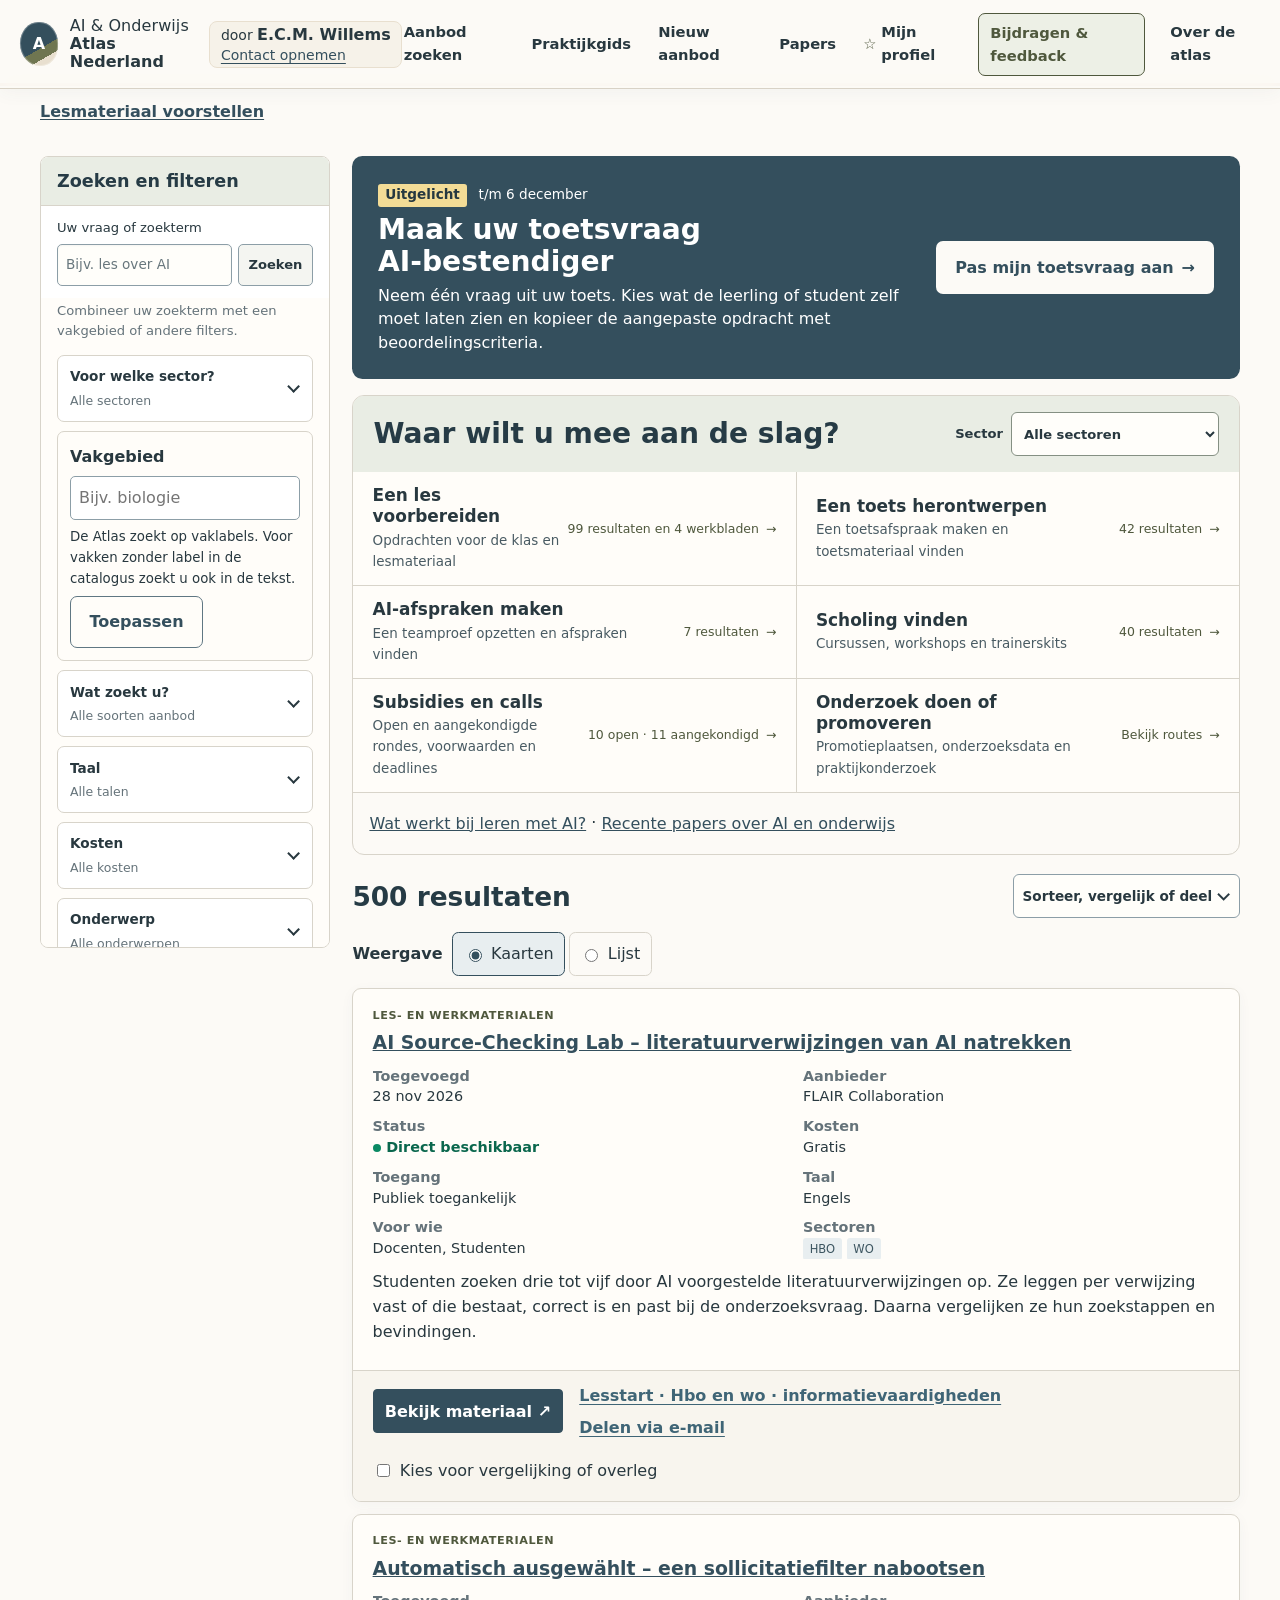
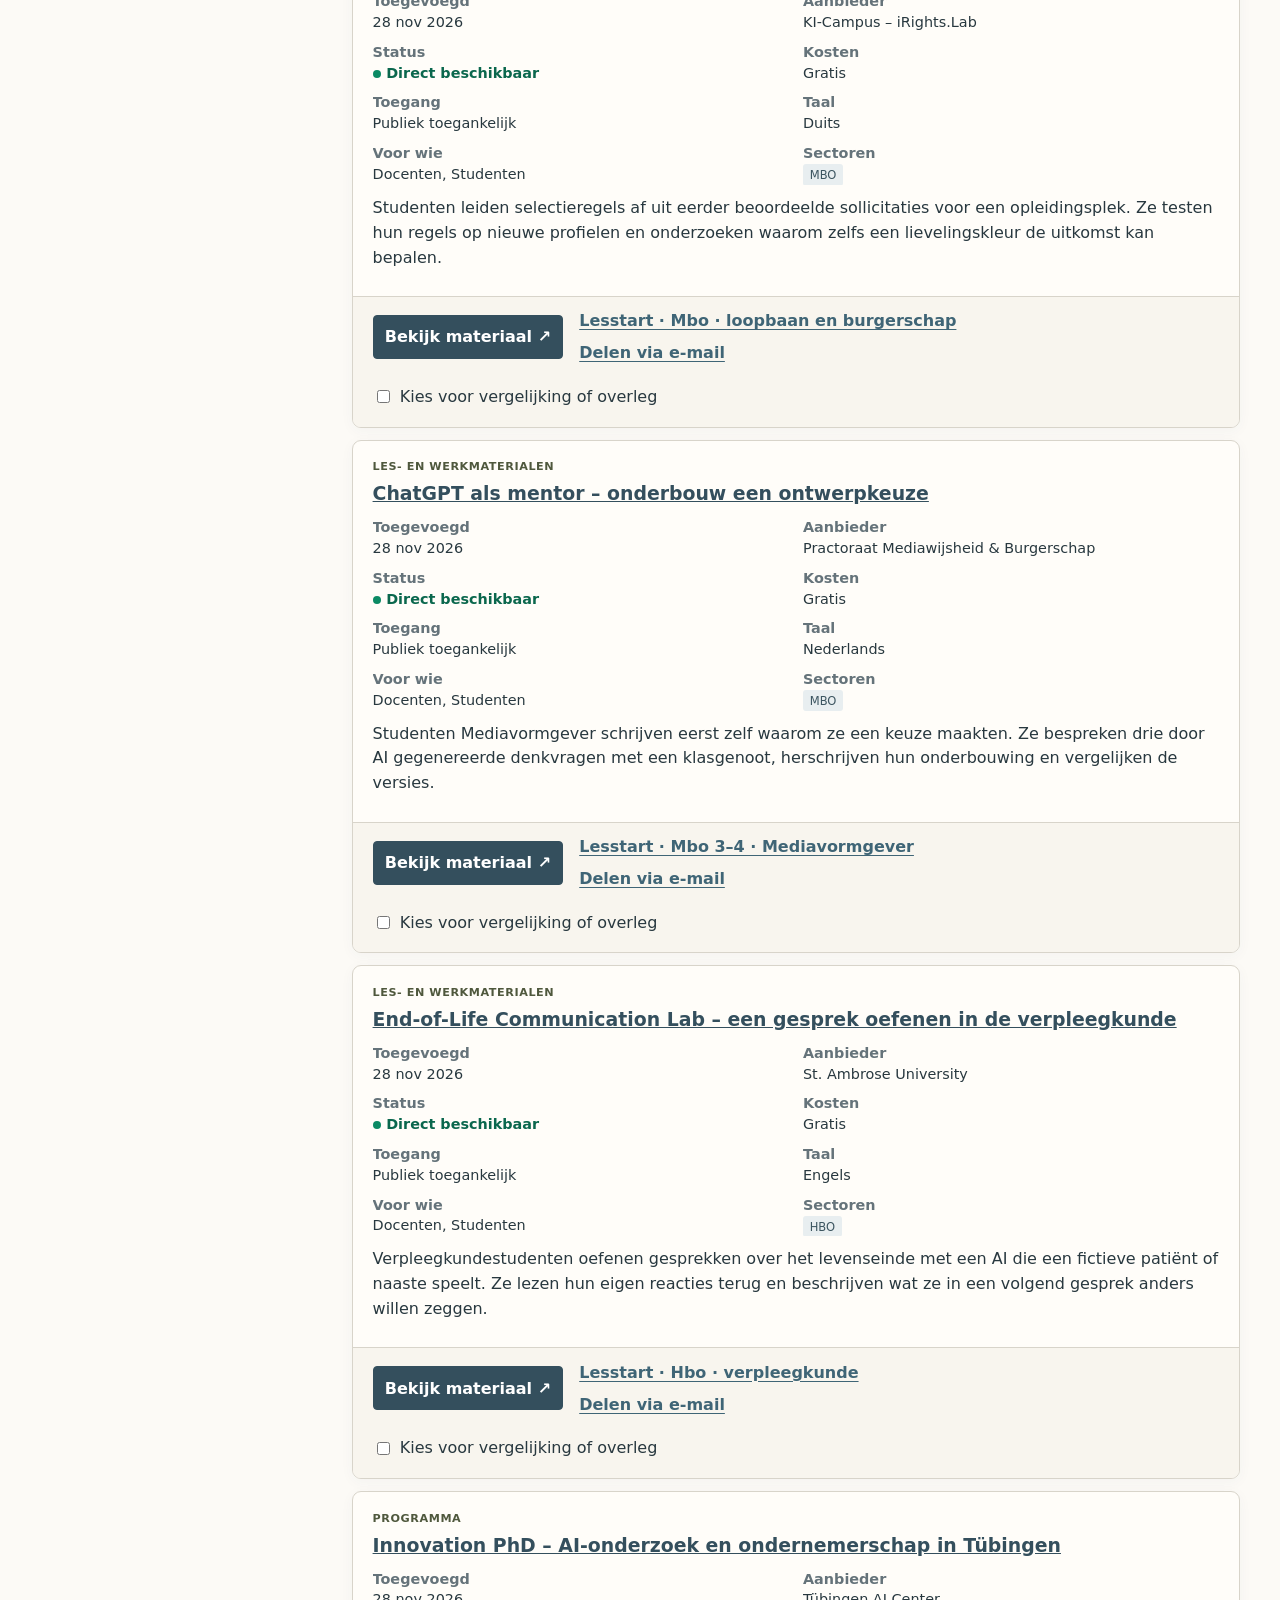
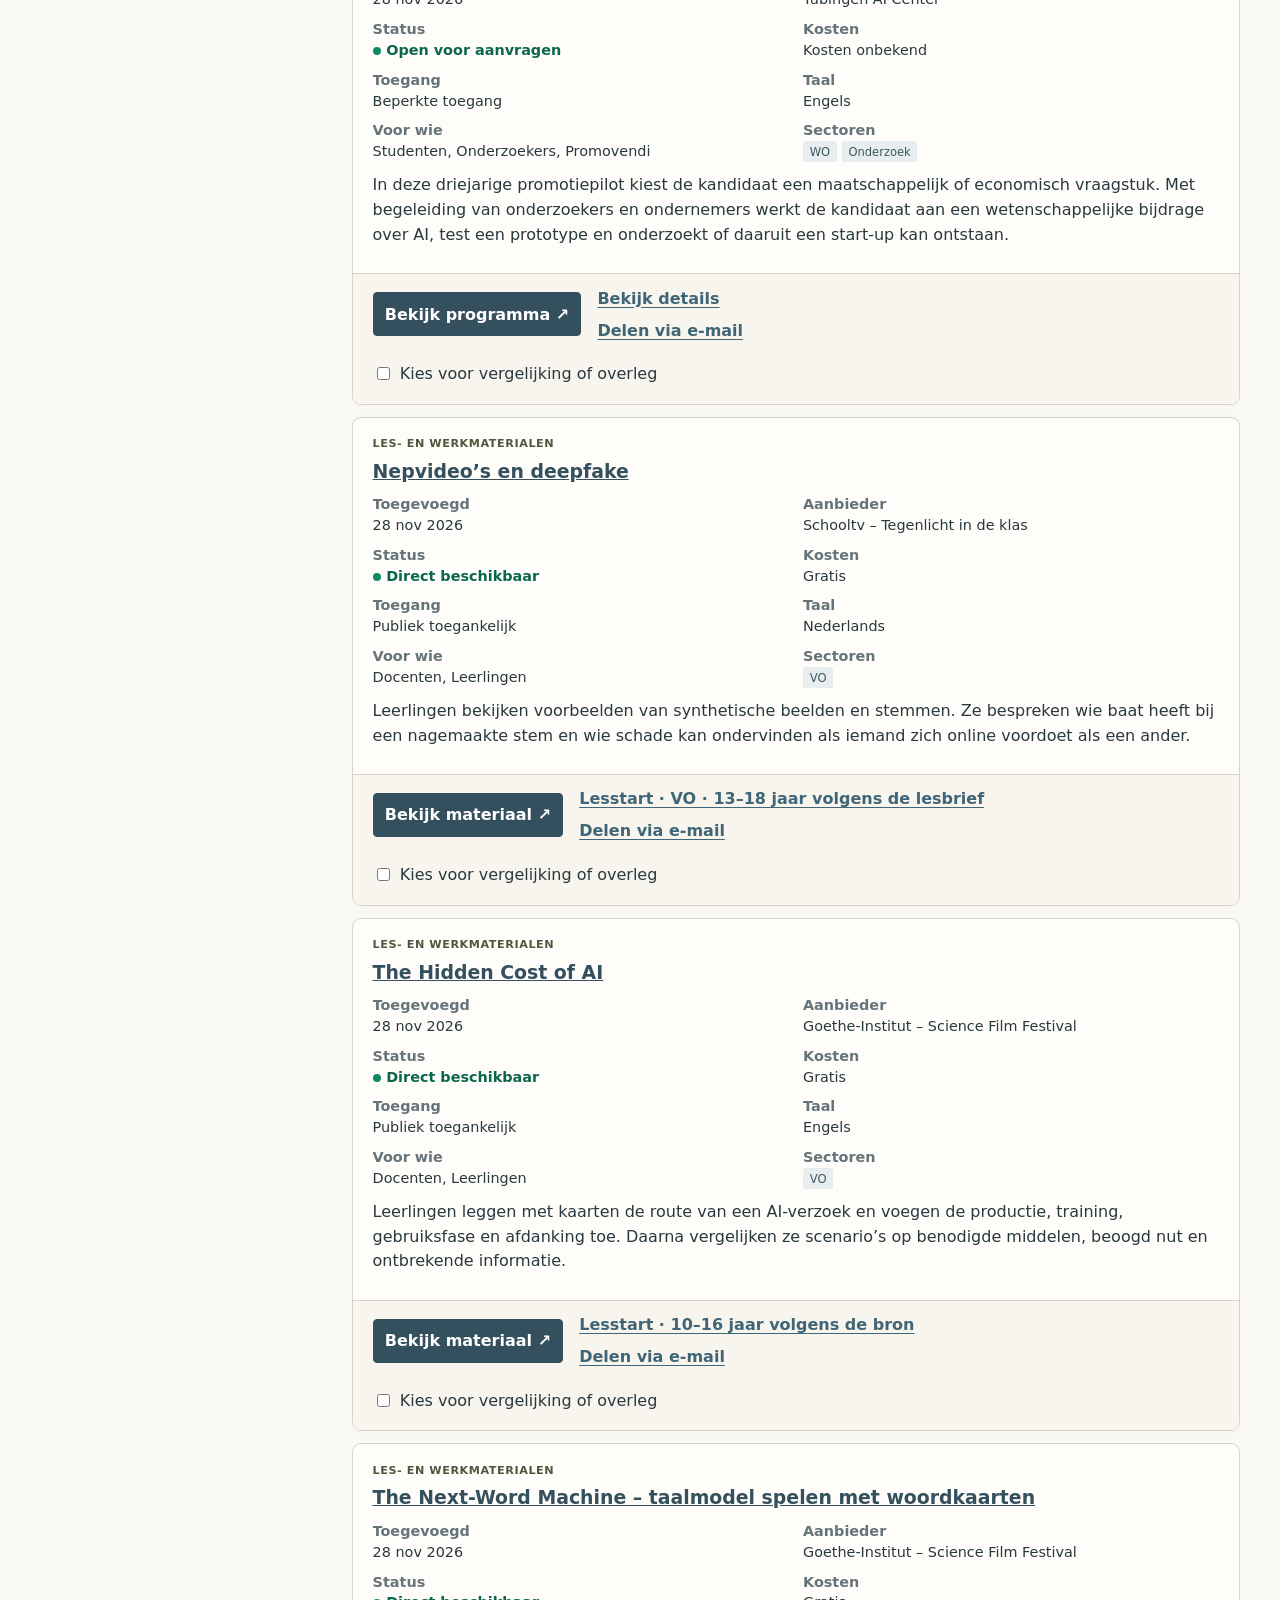
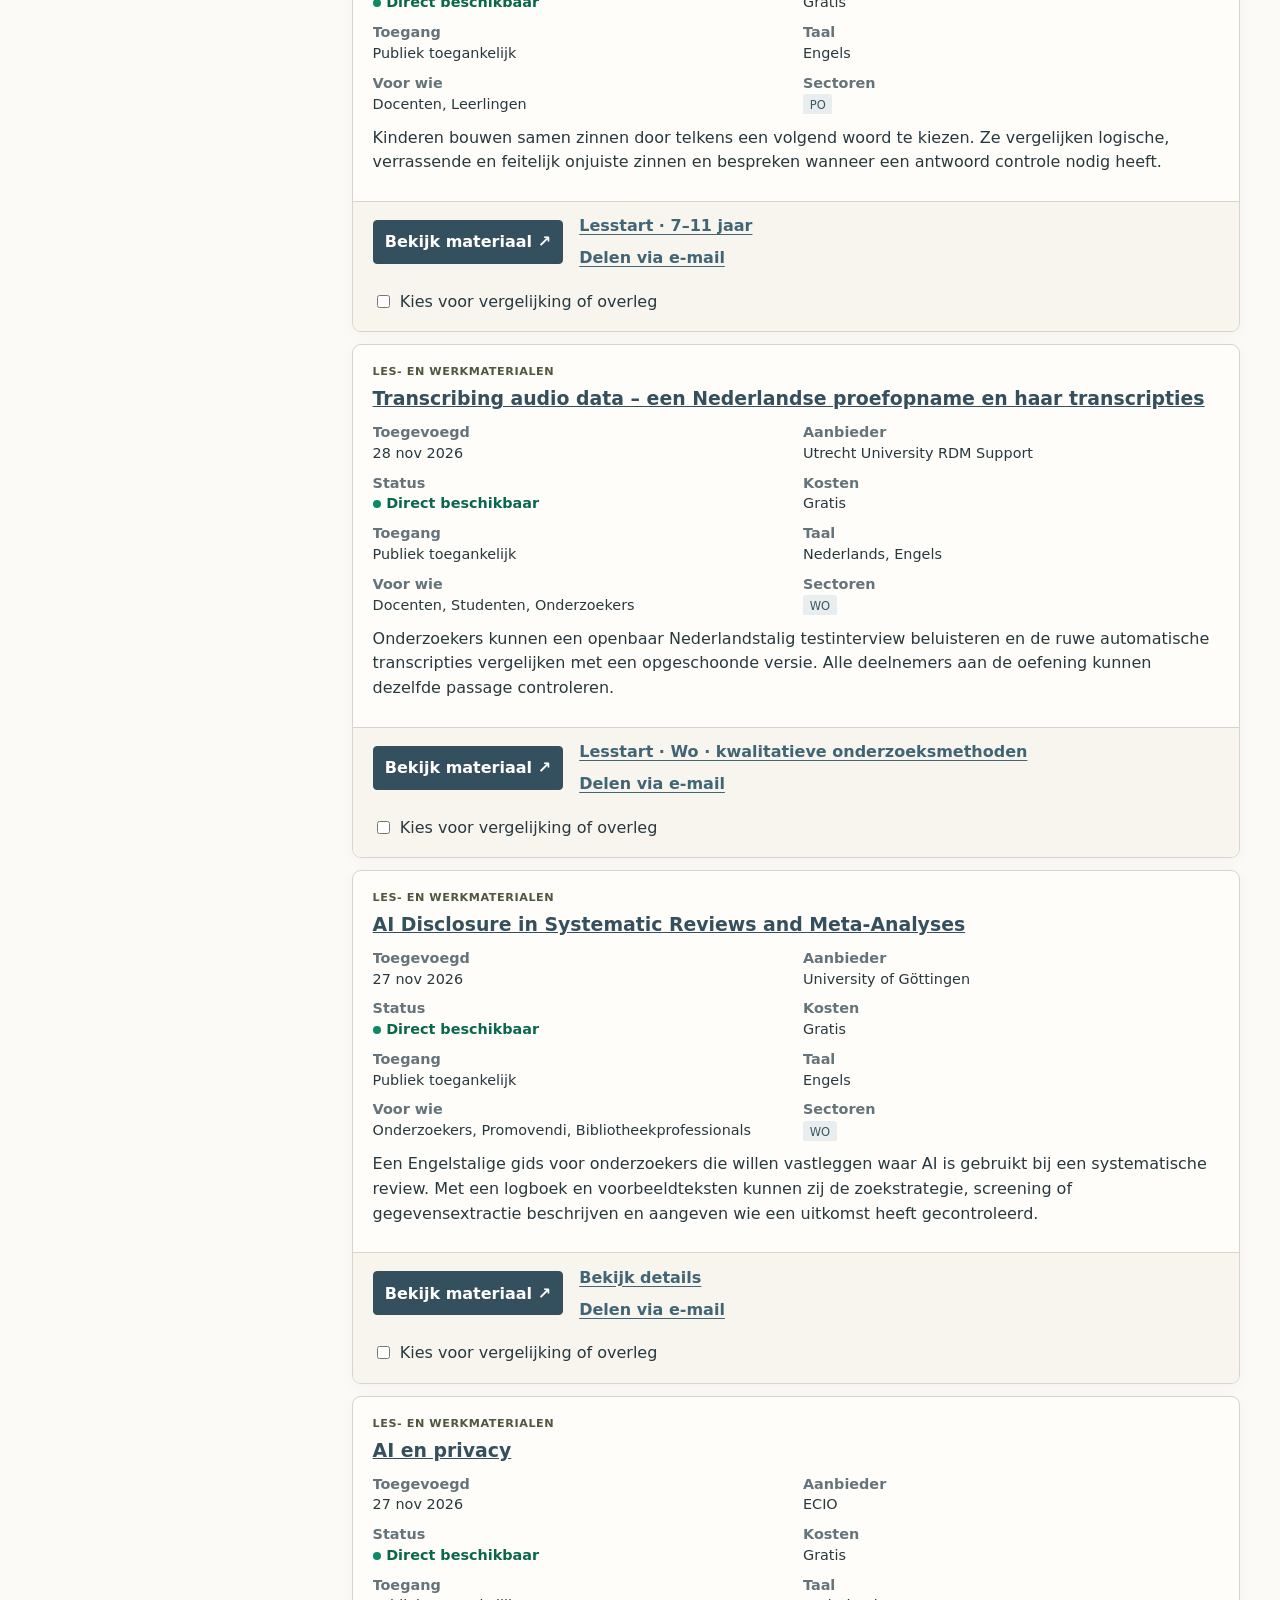
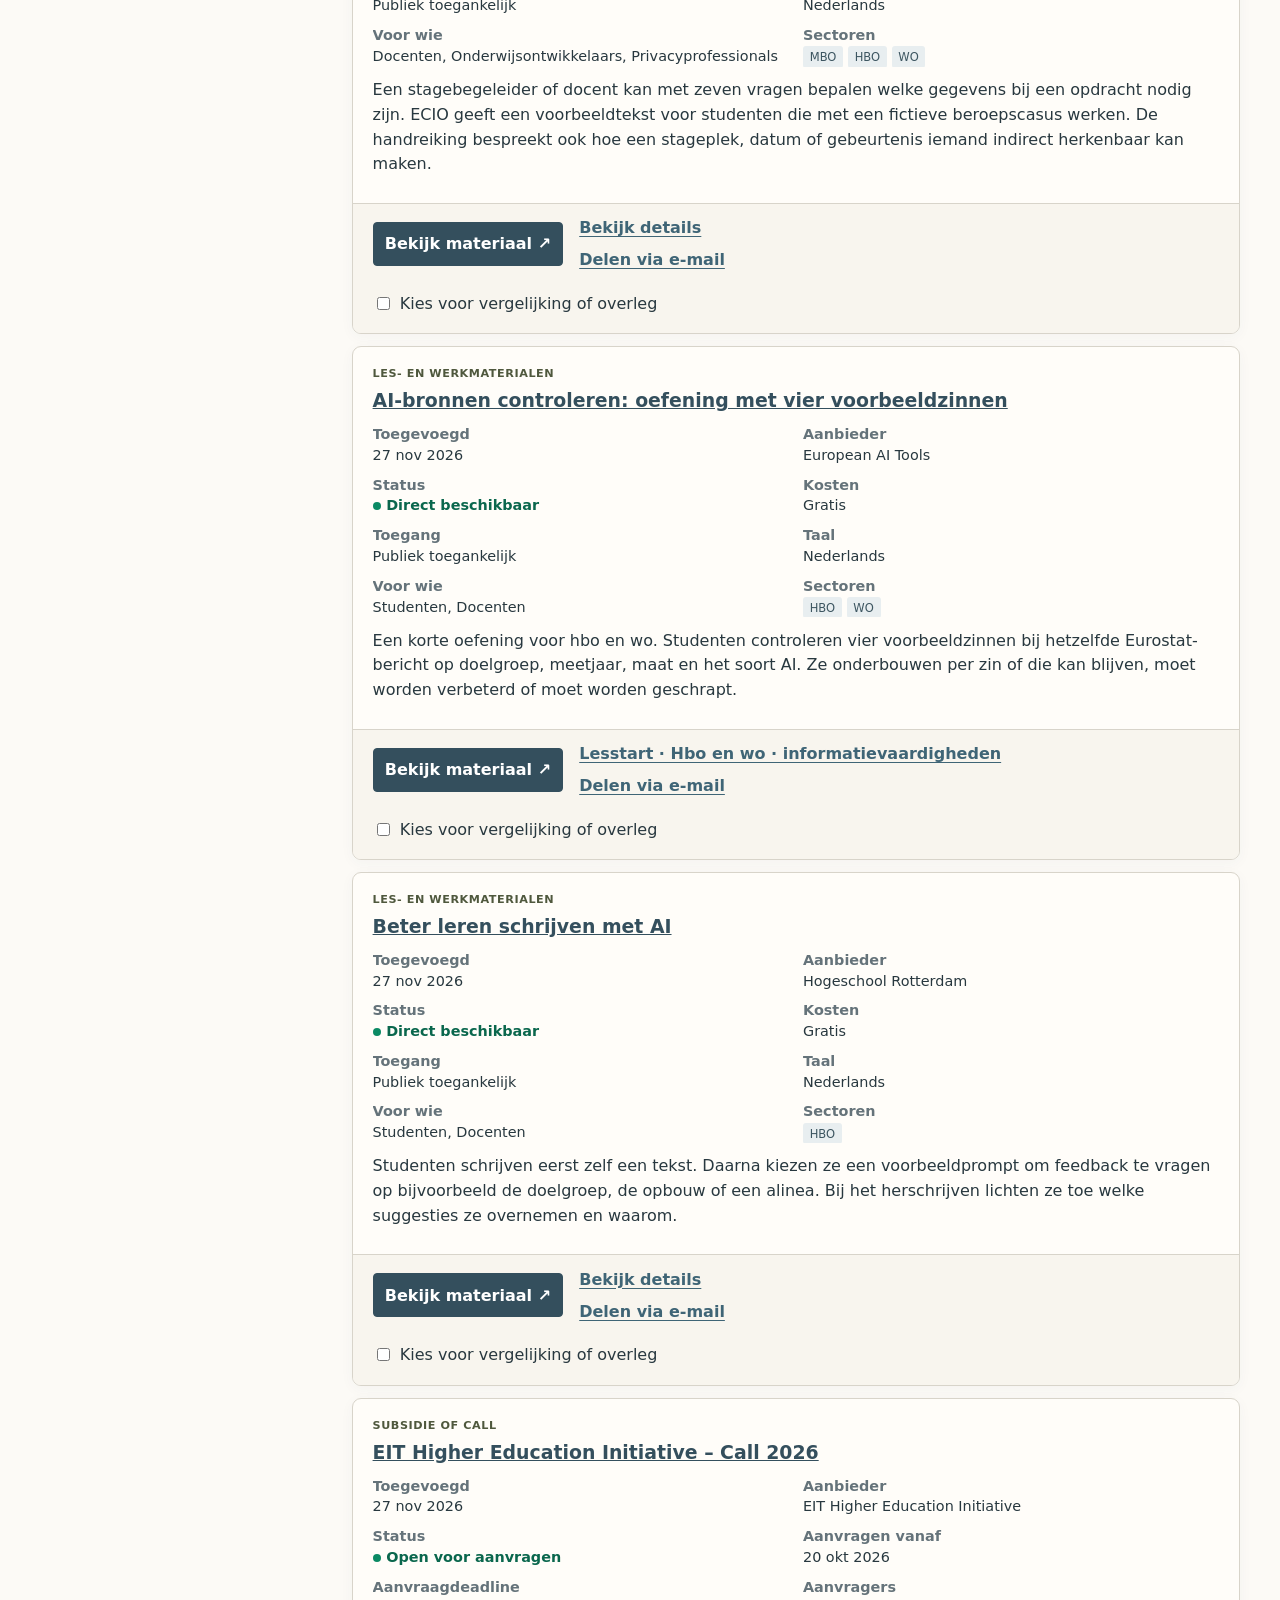
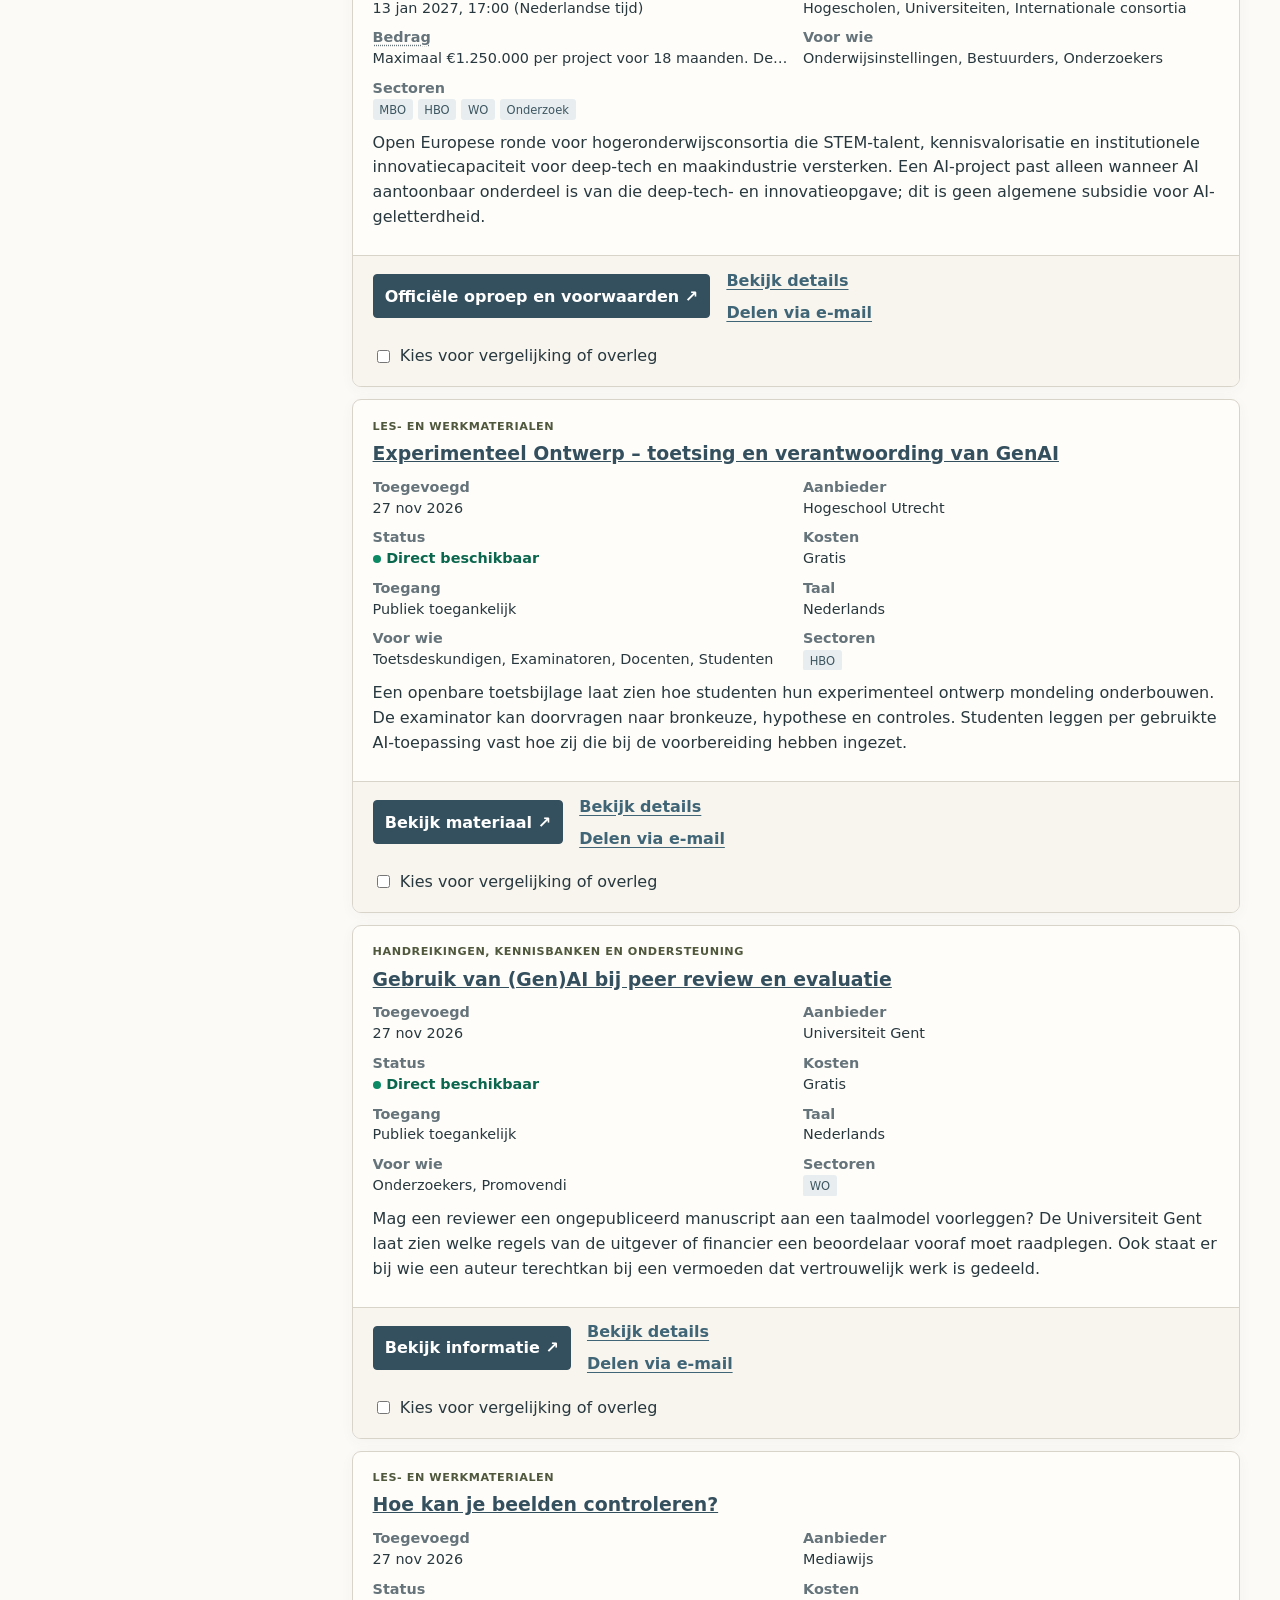
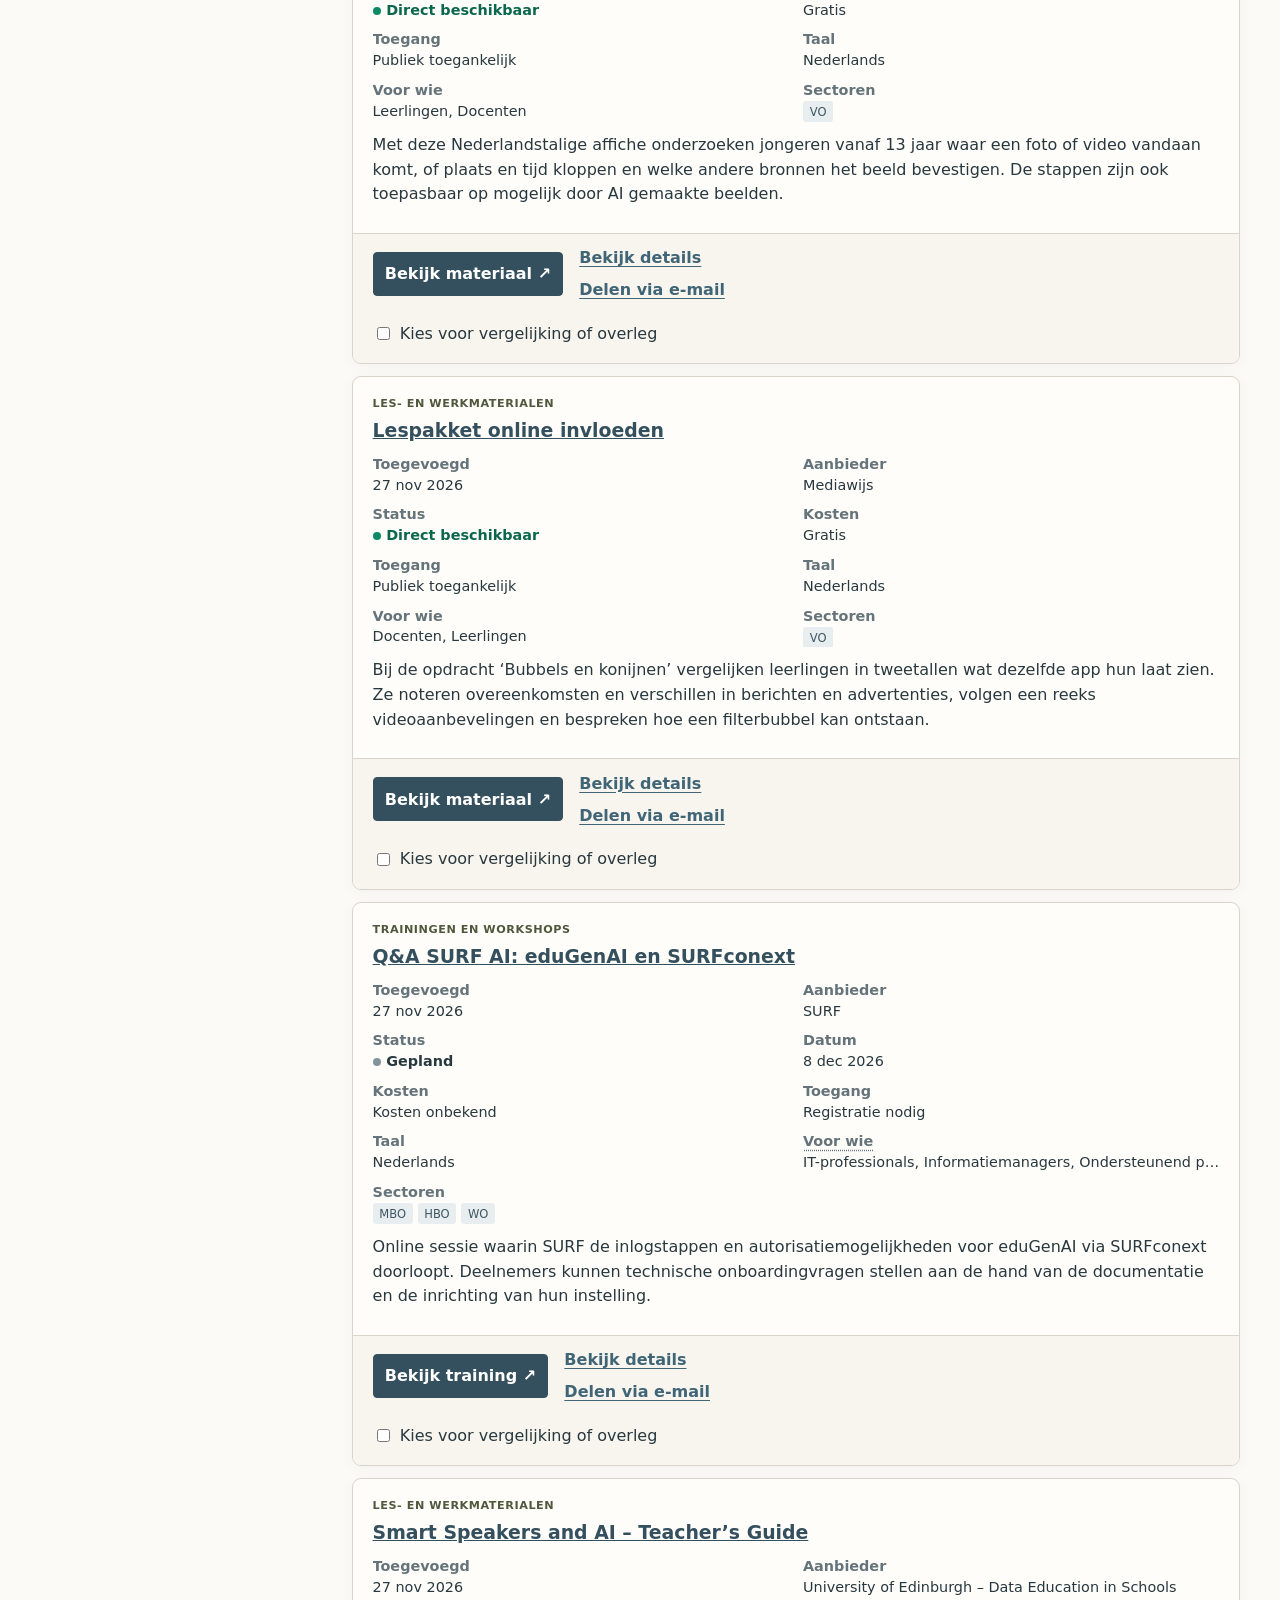
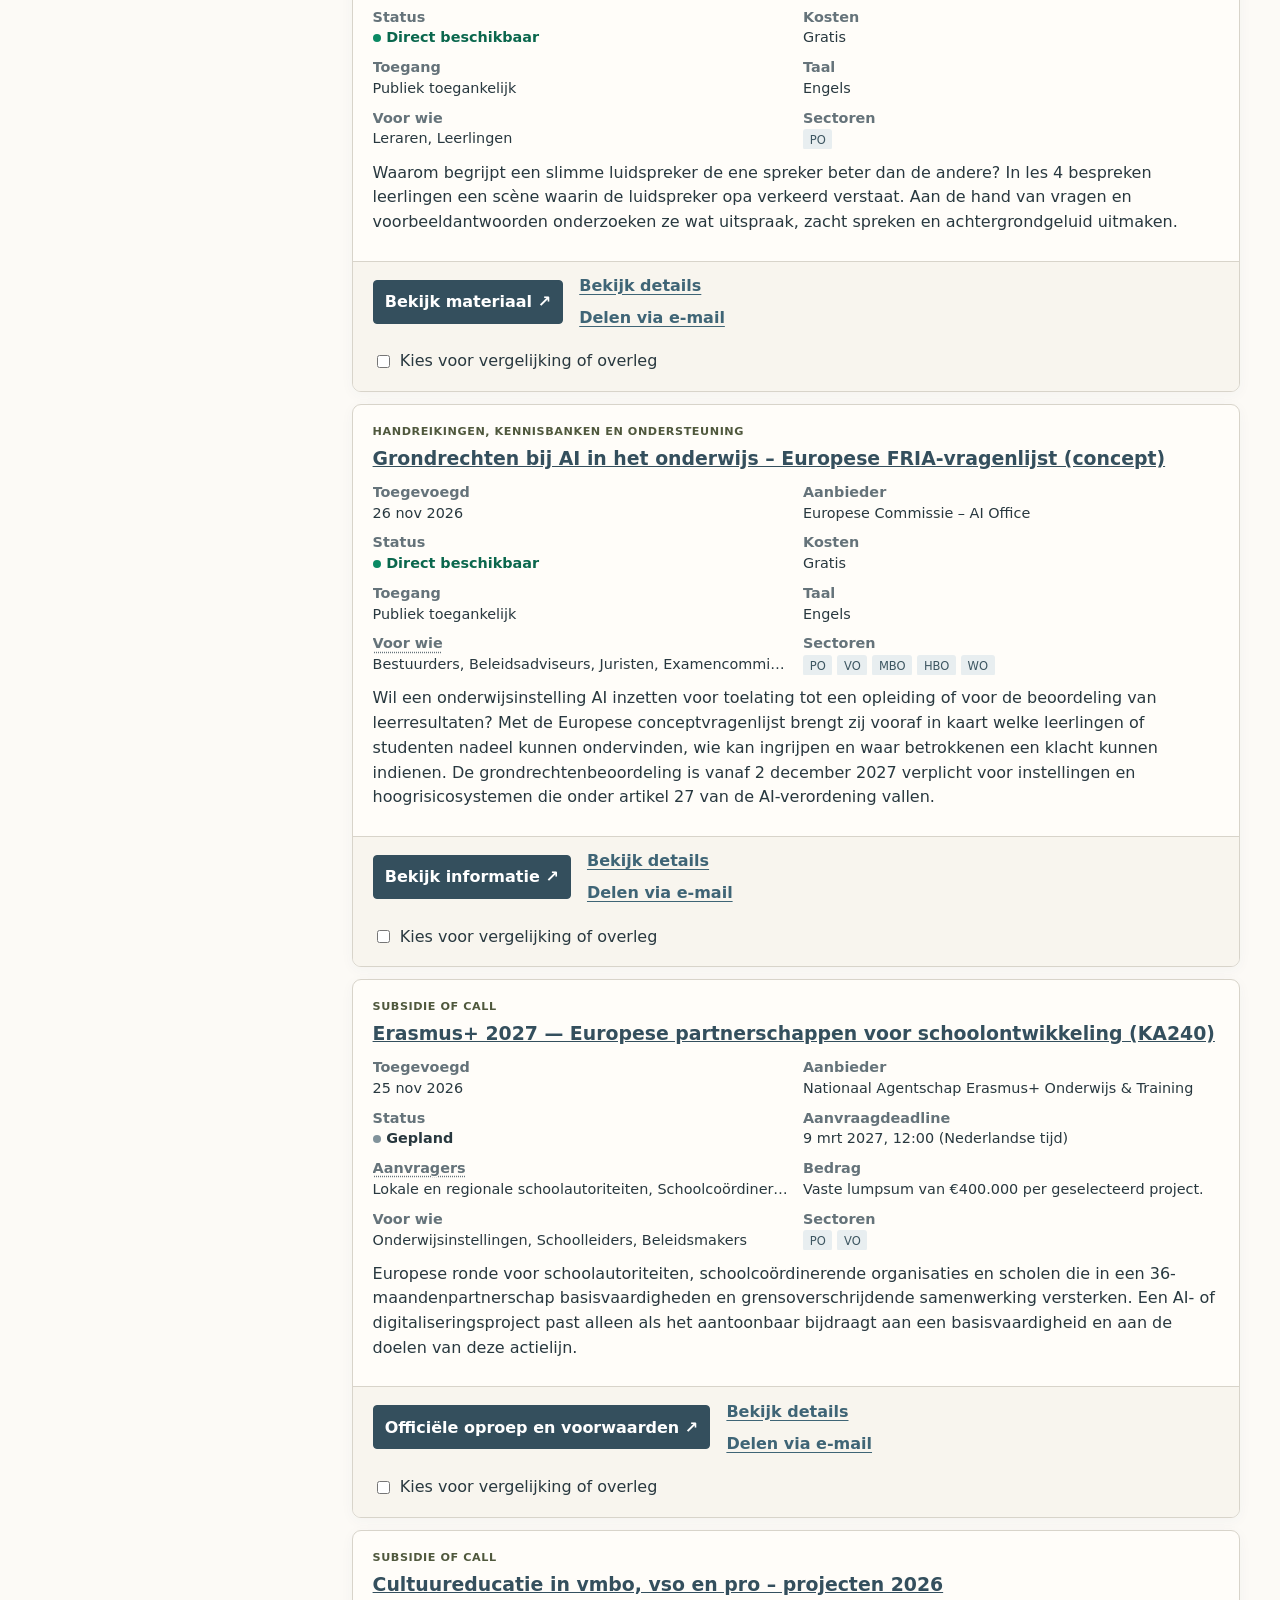
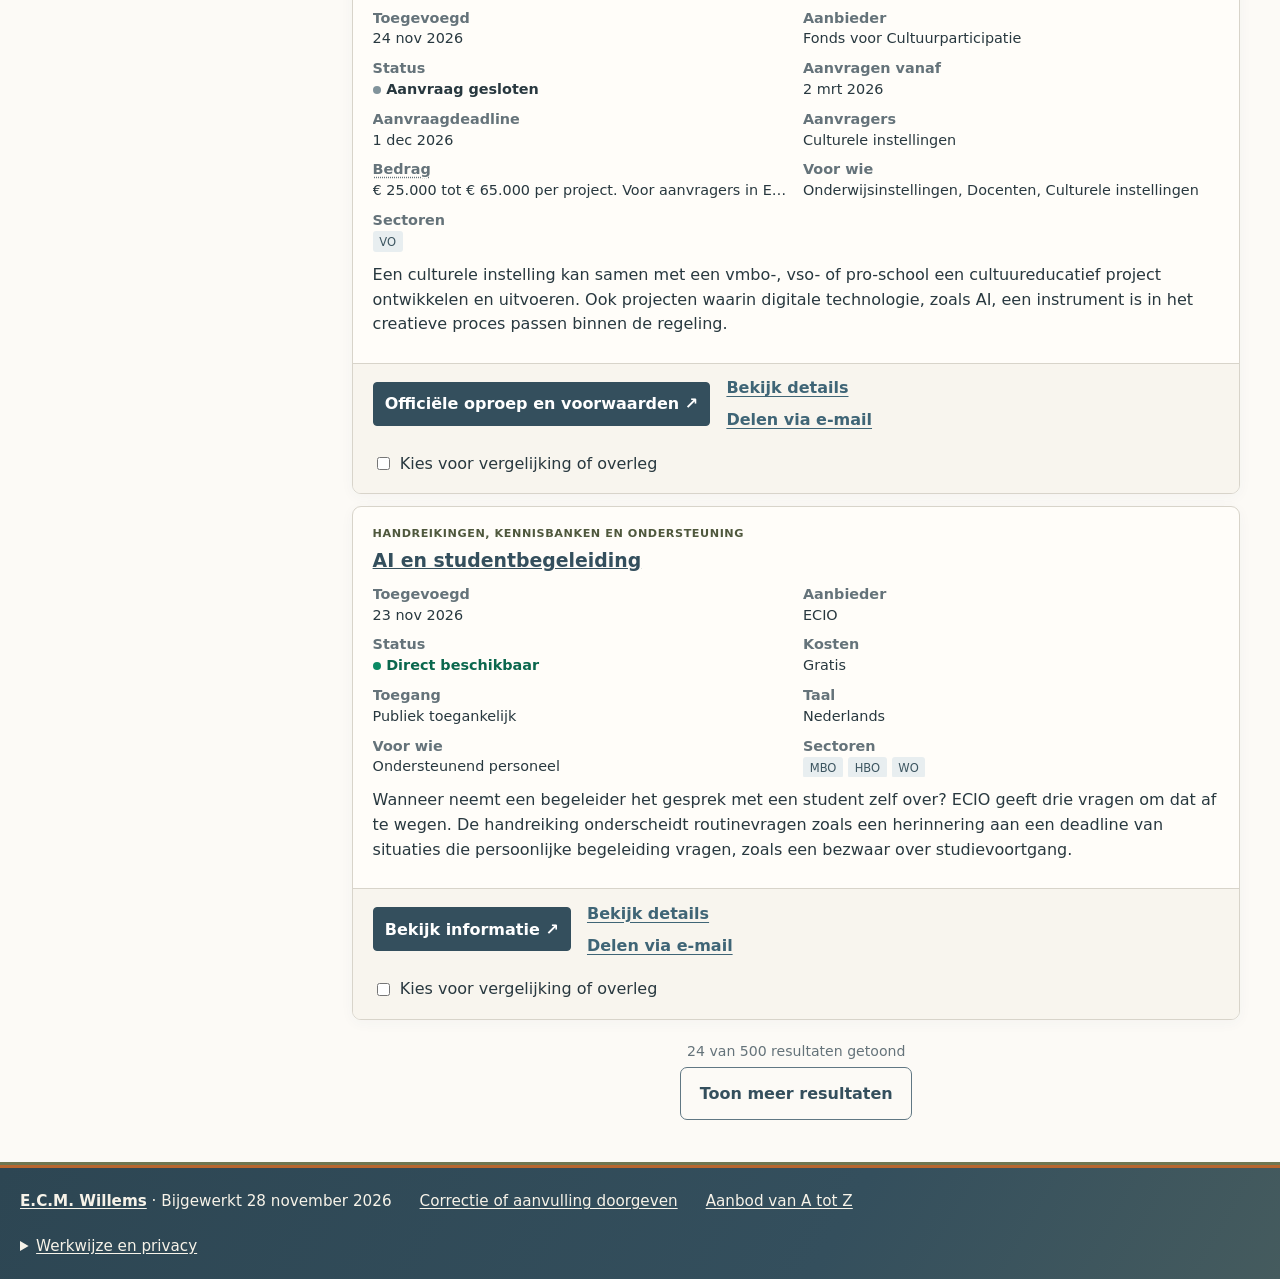
<file: index.html>
<!doctype html>
<html lang="nl">
<head>
  <meta charset="utf-8">
  <meta name="viewport" content="width=device-width,initial-scale=1">
  <meta name="theme-color" content="#344f5d">
  <meta name="description" content="Vind brongebaseerde handreikingen, trainingen, les- en werkmaterialen, subsidies en praktijkvoorbeelden voor AI in het onderwijs.">
  <meta name="author" content="E.C.M. Willems">
  <meta name="atlas-goatcounter-site" content="ecmw">
  <link rel="canonical" href="https://aionderwijsatlas.nl/">
  <meta property="og:title" content="AI & Onderwijs Atlas Nederland">
  <meta property="og:description" content="Zoek op vakgebied en onderwijssector. Vind lesmateriaal, open subsidieoproepen en recente papers over AI in het onderwijs.">
  <meta property="og:type" content="website">
  <meta property="og:url" content="https://aionderwijsatlas.nl/">
  <meta property="og:image" content="https://aionderwijsatlas.nl/assets/social-preview.png?v=80e08b5ccd0bc543">
  <meta property="og:image:width" content="1200">
  <meta property="og:image:height" content="630">
  <meta property="og:image:alt" content="AI & Onderwijs Atlas Nederland. Lesmateriaal, subsidies en onderzoek over AI. Zoek op vakgebied en onderwijssector.">
  <meta name="twitter:card" content="summary_large_image">
  <meta name="twitter:image" content="https://aionderwijsatlas.nl/assets/social-preview.png?v=80e08b5ccd0bc543">
  <link rel="manifest" href="manifest.webmanifest">
  <link rel="icon" href="assets/icons/favicon.svg" type="image/svg+xml">
  <link rel="stylesheet" href="platform.css?v=360959d21103b22c">
  <link rel="stylesheet" href="catalog.css?v=8f9c0306d4f5a7df">
  <link rel="stylesheet" href="brand.css?v=dd9722da98e7f090">
  <title>AI & Onderwijs Atlas Nederland</title>
  <noscript><style>.site-header .menu,.site-header #nav{display:none}</style></noscript>
  <script type="application/ld+json">{"@context":"https://schema.org","@graph":[{"@type":"WebSite","name":"AI & Onderwijs Atlas Nederland","url":"https://aionderwijsatlas.nl/","description":"Gratis, open en brongebaseerde wegwijzer voor AI in het onderwijs.","inLanguage":"nl","creator":{"@type":"Person","name":"E.C.M. Willems"}},{"@type":"Dataset","name":"AI & Onderwijs Atlas Nederland","url":"https://aionderwijsatlas.nl/aanbod/","description":"Brongebaseerde catalogus van bestaand aanbod rond AI in het onderwijs.","inLanguage":"nl","creator":{"@type":"Person","name":"E.C.M. Willems"},"isAccessibleForFree":true,"distribution":{"@type":"DataDownload","contentUrl":"https://aionderwijsatlas.nl/aanbod/index.json","encodingFormat":"application/json"}}]}</script>
</head>
<body>
  <a class="skip" href="#inhoud">Ga naar inhoud</a>
  <header class="site-header">
    <a class="brand" href="#home" title="Naar de startpagina"><span class="brand-mark" aria-hidden="true">A</span><span>AI & Onderwijs <br><strong>Atlas Nederland</strong></span></a>
    <button class="menu" aria-expanded="false" aria-controls="nav">Menu</button>
    <div class="header-credit">
      <a href="mailto:evac.m.willems@proton.me" aria-label="Contact opnemen met E.C.M. Willems via e-mail">
        <span>door <strong>E.C.M. Willems</strong></span>
        <span class="header-contact-label">Contact opnemen</span>
      </a>
    </div>
    <nav id="nav" aria-label="Hoofdnavigatie">
      <a href="#zoeken">Aanbod zoeken</a><a href="#praktijkgids">Praktijkgids</a><a href="#nieuw">Nieuw aanbod</a><a href="#papers">Papers</a><a href="#mijn-atlas">Mijn profiel</a><a href="#bijdragen" class="nav-contribute">Bijdragen &amp; feedback</a><a href="#over">Over de atlas</a>
    </nav>
  </header>
  <main id="inhoud" tabindex="-1"><section class="section"><h1>AI &amp; Onderwijs Atlas Nederland</h1><p>Vind lesmateriaal, handreikingen, scholing en subsidies voor uw onderwijssector.</p><p><a href="aanbod/">Bekijk het aanbod van A tot Z</a> · <a href="lesmateriaal/">Open de lesgids</a></p><noscript><p id="bijdragen"><a href="https://ai-onderwijs-atlas-inzenden.ecmw.chatgpt.site/?soort=material">Lesmateriaal voorstellen via het formulier</a> · <a href="mailto:evac.m.willems@proton.me">Mail de Atlas</a></p></noscript></section></main>
  <footer class="site-footer">
    <div class="footer-meta">
      <p><a href="#over"><strong>E.C.M. Willems</strong></a> <span class="footer-edition">· Bijgewerkt <span data-updated></span></span></p>
      <a href="#bijdragen">Correctie of aanvulling doorgeven</a>
      <a href="aanbod/">Aanbod van A tot Z</a>
    </div>
    <details class="footer-disclosure">
      <summary>Werkwijze en privacy</summary>
      <div data-footer-notes>
        <p><strong>AI &amp; Onderwijs Atlas Nederland</strong> · Publieke werkversie. Gebaseerd op openbare bronnen. Opname in de Atlas betekent geen goedkeuring, kwaliteitsbeoordeling of aanbeveling van het aanbod of de aanbieder. Controleer belangrijke beslissingen altijd bij de officiële bron.</p>
        <p><a href="https://github.com/ECMW/ai-onderwijs-atlas-nederland" target="_blank" rel="noopener noreferrer">Bekijk de open repository ↗</a> · <a href="https://github.com/ECMW/ai-onderwijs-atlas-nederland/blob/main/docs/visitor-statistics.md">Lees over de bezoekersmeting</a></p>
        <noscript><p id="over">Gemaakt door <a href="mailto:evac.m.willems@proton.me">E.C.M. Willems</a>.</p><p>Zonder JavaScript verstuurt deze pagina geen bezoekstatistieken. <a href="https://www.goatcounter.com/help/privacy">Privacy bij GoatCounter</a>.</p></noscript>
      </div>
    </details>
  </footer>
  <script>
    (() => {
      'use strict';
      const main = document.querySelector('main');
      const published = record => record && typeof record === 'object' &&
        !['identified_need', 'white_spot'].includes(record.recordType) &&
        !['Behoefte', 'Witte vlek'].includes(record.legacyType) &&
        Array.isArray(record.sourceUrls) && record.sourceUrls.some(item => item && item.url && item.sourceType === 'official') &&
        ['verified', 'recently_checked'].includes(record.verificationStatus);
      const startup = window.ATLAS_STARTUP = {
        status: 'loading',
        published,
        validData() {
          const data = window.ATLAS_RECORDS;
          return Boolean(data && data.metadata && typeof data.metadata === 'object' && !Array.isArray(data.metadata) &&
            Array.isArray(data.records) && data.records.length && data.records.every(record =>
              record && typeof record.id === 'string' && record.id.trim() && typeof record.title === 'string' && record.title.trim() &&
              Array.isArray(record.sourceUrls) && record.sourceUrls.every(item => item && typeof item.url === 'string') &&
              ['audiences', 'sectors', 'themes', 'subjects', 'keywords', 'changeHistory'].every(key => record[key] === undefined || Array.isArray(record[key]))
            ) && data.records.some(published));
        },
        fail() {
          startup.status = 'failed';
          main.innerHTML = '<section class="section" role="alert"><h1>De atlas kon niet worden geladen</h1><p>U kunt alle vermeldingen en hun bronnen openen via <a href="aanbod/">Aanbod van A tot Z</a>.</p><p><a class="btn" data-atlas-retry href="">Probeer opnieuw</a></p><p>Blijft dit gebeuren? Meld het via <a href="mailto:evac.m.willems@proton.me?subject=Atlas%20laadt%20niet">e-mail</a>.</p></section>';
          const retry = new URL(location.href);
          retry.searchParams.set('atlas-reload', String(Date.now()));
          document.querySelector('[data-atlas-retry]').href = retry.href;
          document.querySelectorAll('[data-updated]').forEach(element => { element.textContent = 'niet geladen'; });
        },
        ready() { if (startup.status !== 'failed') startup.status = 'ready'; }
      };
      addEventListener('error', event => {
        // Optional statistics must not trigger the Atlas failure screen.
        if (/\/analytics\.js(?:[?#]|$)/.test(event.target?.src || event.filename || '')) return;
        const script = event.target && event.target.tagName === 'SCRIPT';
        const atlasFile = /\/(?:data\/data-v2|platform|catalog|governance)\.js(?:[?#]|$)/.test(event.filename || '');
        if (startup.status === 'loading' || script || atlasFile) startup.fail();
      }, true);
      addEventListener('load', () => { if (startup.status !== 'ready') startup.fail(); });
    })();
  </script>
  <script src="data/data-v2.js?v=a766b54215b60acd"></script>
  <script src="platform.js?v=9c77bc807e04bd19"></script>
  <script src="catalog.js?v=cb41634319bbb58d"></script>
  <script src="governance.js?v=81b43b5159bf102b"></script>
  <script src="analytics.js?v=1efa3d9d4c6bd3fa"></script>
</body>
</html>
</file>
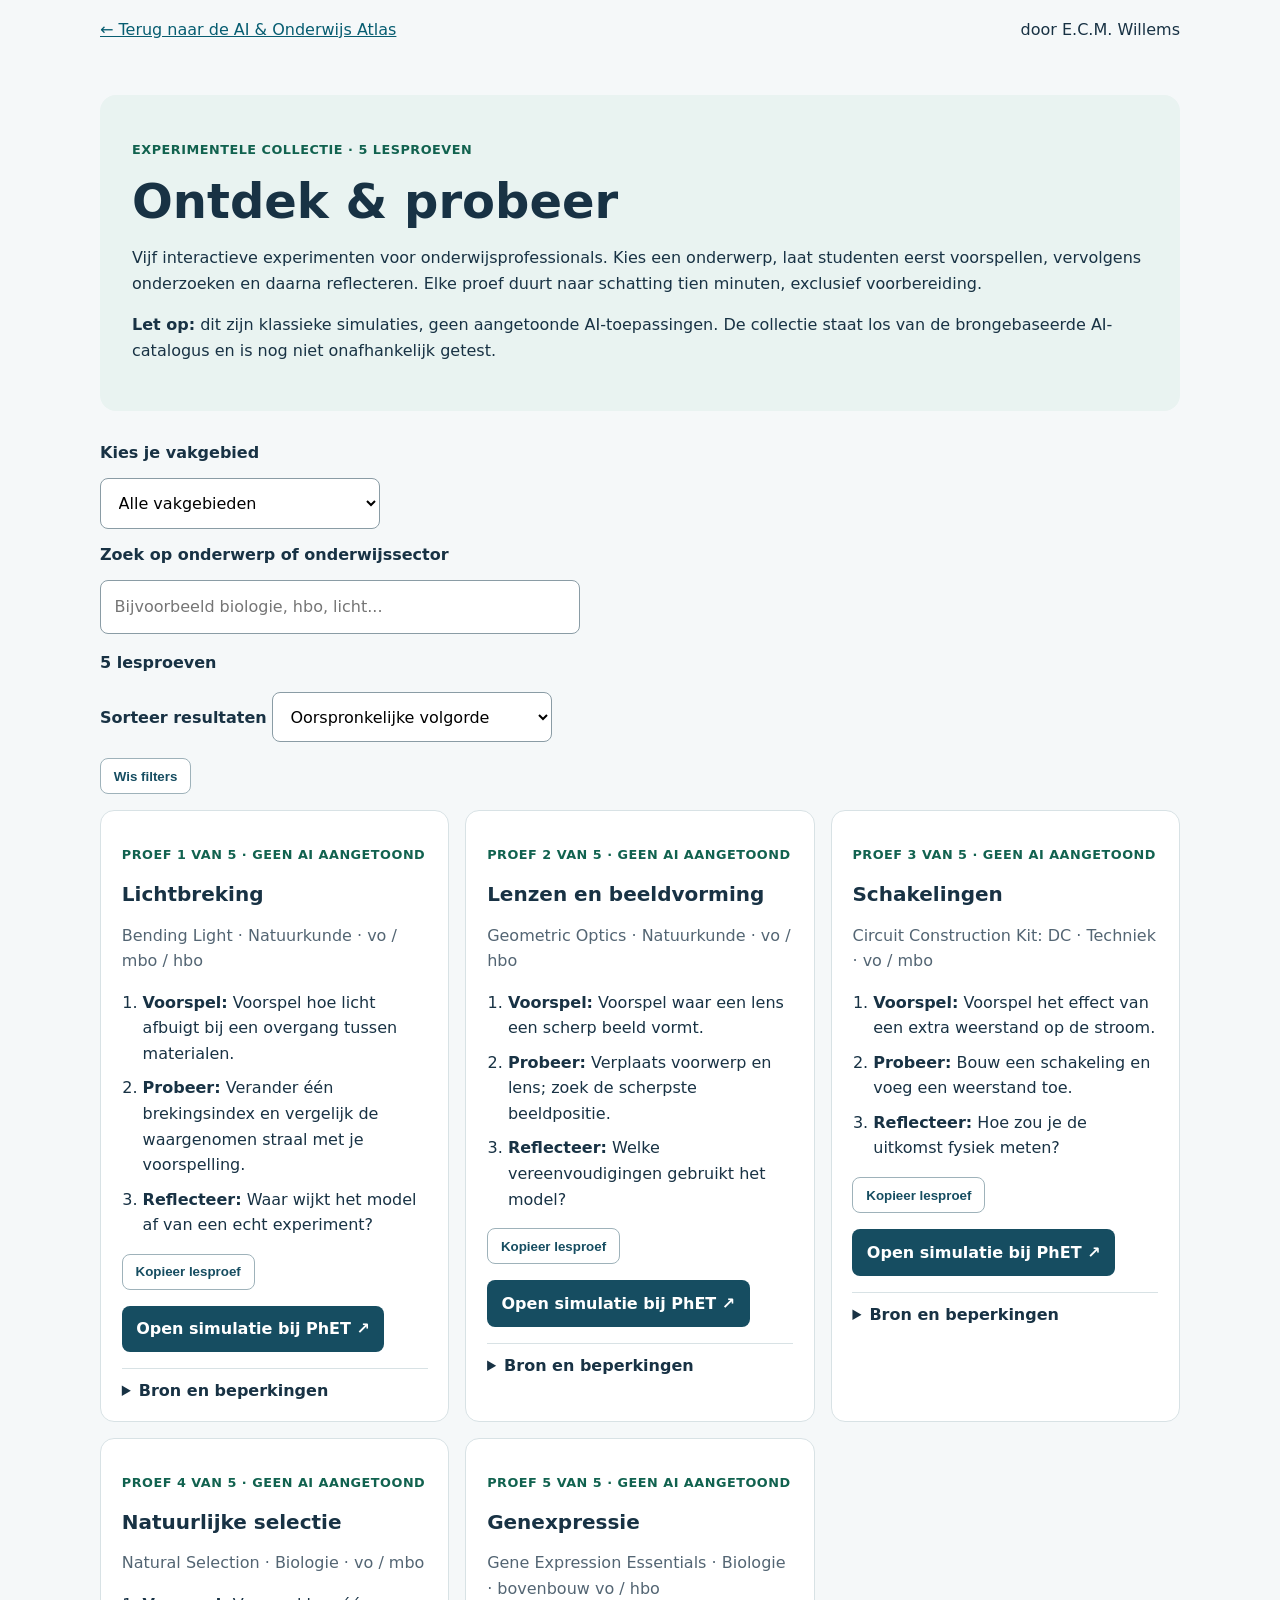
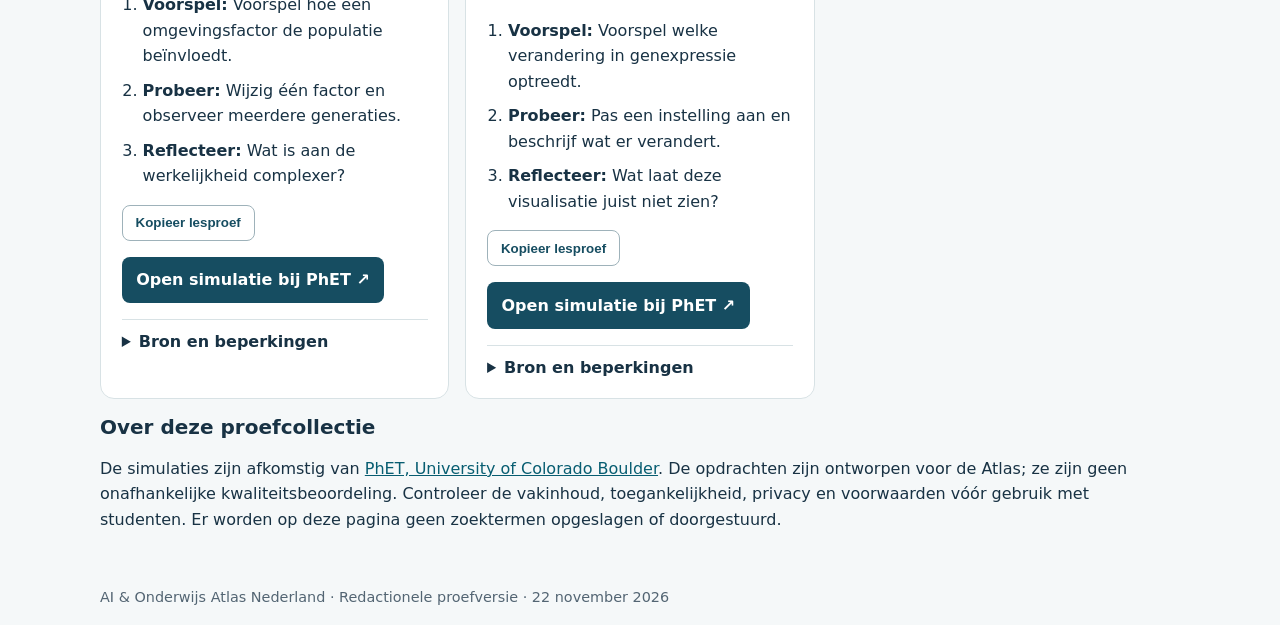
<file: ontdek-en-probeer.html>
<!doctype html><html lang="nl"><head><meta charset="utf-8"><meta name="viewport" content="width=device-width,initial-scale=1"><meta name="description" content="Vijf interactieve onderwijsproeven met direct bruikbare opdrachten."><title>Ontdek & probeer | AI & Onderwijs Atlas Nederland</title><style>:root{font-family:system-ui,sans-serif;color:#183244;background:#f5f8f9}*{box-sizing:border-box}body{margin:0}header,main,footer{max-width:1120px;margin:auto;padding:1.25rem}header{display:flex;gap:1rem;justify-content:space-between;align-items:center}a{color:#075d71}select:focus-visible,button:focus-visible,a:focus-visible,input:focus-visible{outline:3px solid #df9d16;outline-offset:3px}[hidden]{display:none!important}.hero{background:#e9f3f1;padding:2rem;border-radius:16px;margin:1rem 0 2rem}h1{font-size:clamp(1.9rem,4vw,3rem);margin:.4rem 0}h2{font-size:1.25rem}p,li{line-height:1.6}.sub{color:#536573}.eyebrow{font-size:.8rem;font-weight:700;color:#11624f;text-transform:uppercase;letter-spacing:.04em}.grid{display:grid;grid-template-columns:repeat(auto-fit,minmax(min(100%,310px),1fr));gap:1rem}.tool{background:white;border:1px solid #d8e2e5;border-radius:14px;padding:1.3rem}.tool ol{padding-left:1.3rem}.tool li{margin-bottom:.55rem}.copy{background:white;border:1px solid #9eb2ba;color:#164d61;border-radius:8px;padding:.6rem .8rem;cursor:pointer;font-weight:600}.copy:hover{background:#e9f3f1}.cta{display:inline-block;background:#164d61;color:white;padding:.65rem .9rem;border-radius:8px;text-decoration:none;font-weight:650}summary{cursor:pointer;font-weight:600}details{border-top:1px solid #d8e2e5;padding-top:.75rem}select{width:100%;max-width:280px;padding:.85rem;border:1px solid #8a9ca5;border-radius:8px;background:white;font:inherit}input{width:100%;max-width:480px;padding:.85rem;border:1px solid #8a9ca5;border-radius:8px;font:inherit}footer{font-size:.9rem;color:#536573}#count{font-weight:600}@media(max-width:600px){header{display:block}.hero{padding:1.25rem}}</style></head><body><header><a href="./">← Terug naar de AI & Onderwijs Atlas</a><span>door E.C.M. Willems</span></header><main><section class="hero"><p class="eyebrow">Experimentele collectie · 5 lesproeven</p><h1>Ontdek & probeer</h1><p>Vijf interactieve experimenten voor onderwijsprofessionals. Kies een onderwerp, laat studenten eerst voorspellen, vervolgens onderzoeken en daarna reflecteren. Elke proef duurt naar schatting tien minuten, exclusief voorbereiding.</p><p><strong>Let op:</strong> dit zijn klassieke simulaties, geen aangetoonde AI-toepassingen. De collectie staat los van de brongebaseerde AI-catalogus en is nog niet onafhankelijk getest.</p></section><label for="vak"><strong>Kies je vakgebied</strong></label><p><select id="vak"><option value="">Alle vakgebieden</option><option value="biologie">Biologie</option><option value="natuurkunde">Natuurkunde</option><option value="techniek">Techniek</option><option value="scheikunde">Scheikunde</option><option value="wiskunde">Wiskunde</option></select></p><label for="zoek"><strong>Zoek op onderwerp of onderwijssector</strong></label><p><input id="zoek" type="search" placeholder="Bijvoorbeeld biologie, hbo, licht..." autocomplete="off" aria-describedby="count"></p><p id="count" role="status" aria-live="polite">5 lesproeven</p><p><label for="sortering"><strong>Sorteer resultaten</strong></label> <select id="sortering"><option value="standaard">Oorspronkelijke volgorde</option><option value="titel">Onderwerp A–Z</option></select></p><p><button class="copy" type="button" id="reset-filters">Wis filters</button></p><p id="copy-status" role="status" aria-live="polite"></p><div class="grid" id="tools" aria-label="Interactieve lesproeven"><article class="tool" data-search="lichtbreking bending light natuurkunde · vo / mbo / hbo"><p class="eyebrow">Proef 1 van 5 · Geen AI aangetoond</p><h2>Lichtbreking</h2><p class="sub">Bending Light · Natuurkunde · vo / mbo / hbo</p><ol><li><strong>Voorspel:</strong> Voorspel hoe licht afbuigt bij een overgang tussen materialen.</li><li><strong>Probeer:</strong> Verander één brekingsindex en vergelijk de waargenomen straal met je voorspelling.</li><li><strong>Reflecteer:</strong> Waar wijkt het model af van een echt experiment?</li></ol><p><button class="copy" type="button" data-copy> Kopieer lesproef </button></p><p><a class="cta" href="https://phet.colorado.edu/en/simulations/bending-light" target="_blank" rel="noopener noreferrer">Open simulatie bij PhET ↗</a></p><details><summary>Bron en beperkingen</summary><p>Officiële aanbiederspagina: <a href="https://phet.colorado.edu/en/simulations/bending-light">Bending Light</a>. Deze activiteit is een Atlas-lesidee, geen lesplan van de aanbieder. Individuele werking, toegankelijkheid, taalopties en vakinhoudelijke geschiktheid zijn nog niet onafhankelijk getest. Controleer de voorwaarden bij PhET.</p></details></article>
<article class="tool" data-search="lenzen en beeldvorming geometric optics natuurkunde · vo / hbo"><p class="eyebrow">Proef 2 van 5 · Geen AI aangetoond</p><h2>Lenzen en beeldvorming</h2><p class="sub">Geometric Optics · Natuurkunde · vo / hbo</p><ol><li><strong>Voorspel:</strong> Voorspel waar een lens een scherp beeld vormt.</li><li><strong>Probeer:</strong> Verplaats voorwerp en lens; zoek de scherpste beeldpositie.</li><li><strong>Reflecteer:</strong> Welke vereenvoudigingen gebruikt het model?</li></ol><p><button class="copy" type="button" data-copy> Kopieer lesproef </button></p><p><a class="cta" href="https://phet.colorado.edu/en/simulations/geometric-optics" target="_blank" rel="noopener noreferrer">Open simulatie bij PhET ↗</a></p><details><summary>Bron en beperkingen</summary><p>Officiële aanbiederspagina: <a href="https://phet.colorado.edu/en/simulations/geometric-optics">Geometric Optics</a>. Deze activiteit is een Atlas-lesidee, geen lesplan van de aanbieder. Individuele werking, toegankelijkheid, taalopties en vakinhoudelijke geschiktheid zijn nog niet onafhankelijk getest. Controleer de voorwaarden bij PhET.</p></details></article>
<article class="tool" data-search="schakelingen circuit construction kit: dc techniek · vo / mbo"><p class="eyebrow">Proef 3 van 5 · Geen AI aangetoond</p><h2>Schakelingen</h2><p class="sub">Circuit Construction Kit: DC · Techniek · vo / mbo</p><ol><li><strong>Voorspel:</strong> Voorspel het effect van een extra weerstand op de stroom.</li><li><strong>Probeer:</strong> Bouw een schakeling en voeg een weerstand toe.</li><li><strong>Reflecteer:</strong> Hoe zou je de uitkomst fysiek meten?</li></ol><p><button class="copy" type="button" data-copy> Kopieer lesproef </button></p><p><a class="cta" href="https://phet.colorado.edu/en/simulations/circuit-construction-kit-dc" target="_blank" rel="noopener noreferrer">Open simulatie bij PhET ↗</a></p><details><summary>Bron en beperkingen</summary><p>Officiële aanbiederspagina: <a href="https://phet.colorado.edu/en/simulations/circuit-construction-kit-dc">Circuit Construction Kit: DC</a>. Deze activiteit is een Atlas-lesidee, geen lesplan van de aanbieder. Individuele werking, toegankelijkheid, taalopties en vakinhoudelijke geschiktheid zijn nog niet onafhankelijk getest. Controleer de voorwaarden bij PhET.</p></details></article>
<article class="tool" data-search="natuurlijke selectie natural selection biologie · vo / mbo"><p class="eyebrow">Proef 4 van 5 · Geen AI aangetoond</p><h2>Natuurlijke selectie</h2><p class="sub">Natural Selection · Biologie · vo / mbo</p><ol><li><strong>Voorspel:</strong> Voorspel hoe één omgevingsfactor de populatie beïnvloedt.</li><li><strong>Probeer:</strong> Wijzig één factor en observeer meerdere generaties.</li><li><strong>Reflecteer:</strong> Wat is aan de werkelijkheid complexer?</li></ol><p><button class="copy" type="button" data-copy> Kopieer lesproef </button></p><p><a class="cta" href="https://phet.colorado.edu/en/simulations/natural-selection" target="_blank" rel="noopener noreferrer">Open simulatie bij PhET ↗</a></p><details><summary>Bron en beperkingen</summary><p>Officiële aanbiederspagina: <a href="https://phet.colorado.edu/en/simulations/natural-selection">Natural Selection</a>. Deze activiteit is een Atlas-lesidee, geen lesplan van de aanbieder. Individuele werking, toegankelijkheid, taalopties en vakinhoudelijke geschiktheid zijn nog niet onafhankelijk getest. Controleer de voorwaarden bij PhET.</p></details></article>
<article class="tool" data-search="genexpressie gene expression essentials biologie · bovenbouw vo / hbo"><p class="eyebrow">Proef 5 van 5 · Geen AI aangetoond</p><h2>Genexpressie</h2><p class="sub">Gene Expression Essentials · Biologie · bovenbouw vo / hbo</p><ol><li><strong>Voorspel:</strong> Voorspel welke verandering in genexpressie optreedt.</li><li><strong>Probeer:</strong> Pas een instelling aan en beschrijf wat er verandert.</li><li><strong>Reflecteer:</strong> Wat laat deze visualisatie juist niet zien?</li></ol><p><button class="copy" type="button" data-copy> Kopieer lesproef </button></p><p><a class="cta" href="https://phet.colorado.edu/en/simulations/gene-expression-essentials" target="_blank" rel="noopener noreferrer">Open simulatie bij PhET ↗</a></p><details><summary>Bron en beperkingen</summary><p>Officiële aanbiederspagina: <a href="https://phet.colorado.edu/en/simulations/gene-expression-essentials">Gene Expression Essentials</a>. Deze activiteit is een Atlas-lesidee, geen lesplan van de aanbieder. Individuele werking, toegankelijkheid, taalopties en vakinhoudelijke geschiktheid zijn nog niet onafhankelijk getest. Controleer de voorwaarden bij PhET.</p></details></article></div><section><h2>Over deze proefcollectie</h2><p>De simulaties zijn afkomstig van <a href="https://phet.colorado.edu/en/about">PhET, University of Colorado Boulder</a>. De opdrachten zijn ontworpen voor de Atlas; ze zijn geen onafhankelijke kwaliteitsbeoordeling. Controleer de vakinhoud, toegankelijkheid, privacy en voorwaarden vóór gebruik met studenten. Er worden op deze pagina geen zoektermen opgeslagen of doorgestuurd.</p></section></main><footer>AI & Onderwijs Atlas Nederland · Redactionele proefversie · 22 november 2026</footer><script>document.querySelectorAll('[data-copy]').forEach(button=>button.addEventListener('click',async()=>{const card=button.closest('article');const title=card.querySelector('h2').textContent;const steps=[...card.querySelectorAll('li')].map(el=>el.textContent.trim()).join('\n');const link=card.querySelector('a.cta').href;const output=title+' — lesproef (circa 10 minuten)\n'+steps+'\nSimulatie: '+link+'\nLet op: controleer geschiktheid en voorwaarden voor gebruik.';const status=document.querySelector('#copy-status');try{await navigator.clipboard.writeText(output);status.textContent='Lesproef gekopieerd: '+title}catch{const box=document.createElement('textarea');box.value=output;box.setAttribute('aria-label','Selecteer en kopieer deze lesproef');card.appendChild(box);box.focus();box.select();status.textContent='Selecteer de tekst en kopieer deze handmatig.'}}));const input=document.querySelector('#zoek'),subject=document.querySelector('#vak'),sort=document.querySelector('#sortering'),cards=[...document.querySelectorAll('.tool')],count=document.querySelector('#count');function filterCards(){const q=input.value.trim().toLocaleLowerCase('nl'),vak=subject.value;let n=0;cards.forEach(card=>{const data=card.dataset.search;const show=data.includes(q)&&(!vak||data.includes(vak));card.hidden=!show;if(show)n++});count.textContent=n+' '+(n===1?'lesproef':'lesproeven')+' gevonden'+(n===0?'. Probeer een ander vak of wis de filters.':'')}function sortCards(){const container=document.querySelector('#tools');const ordered=sort.value==='titel'?[...cards].sort((a,b)=>a.querySelector('h2').textContent.localeCompare(b.querySelector('h2').textContent,'nl')):cards;ordered.forEach(card=>container.appendChild(card))}sort.addEventListener('change',sortCards);input.addEventListener('input',filterCards);subject.addEventListener('change',filterCards);document.querySelector('#reset-filters').addEventListener('click',()=>{input.value='';subject.value='';sort.value='standaard';sortCards();filterCards();input.focus()});</script></body></html>
</file>
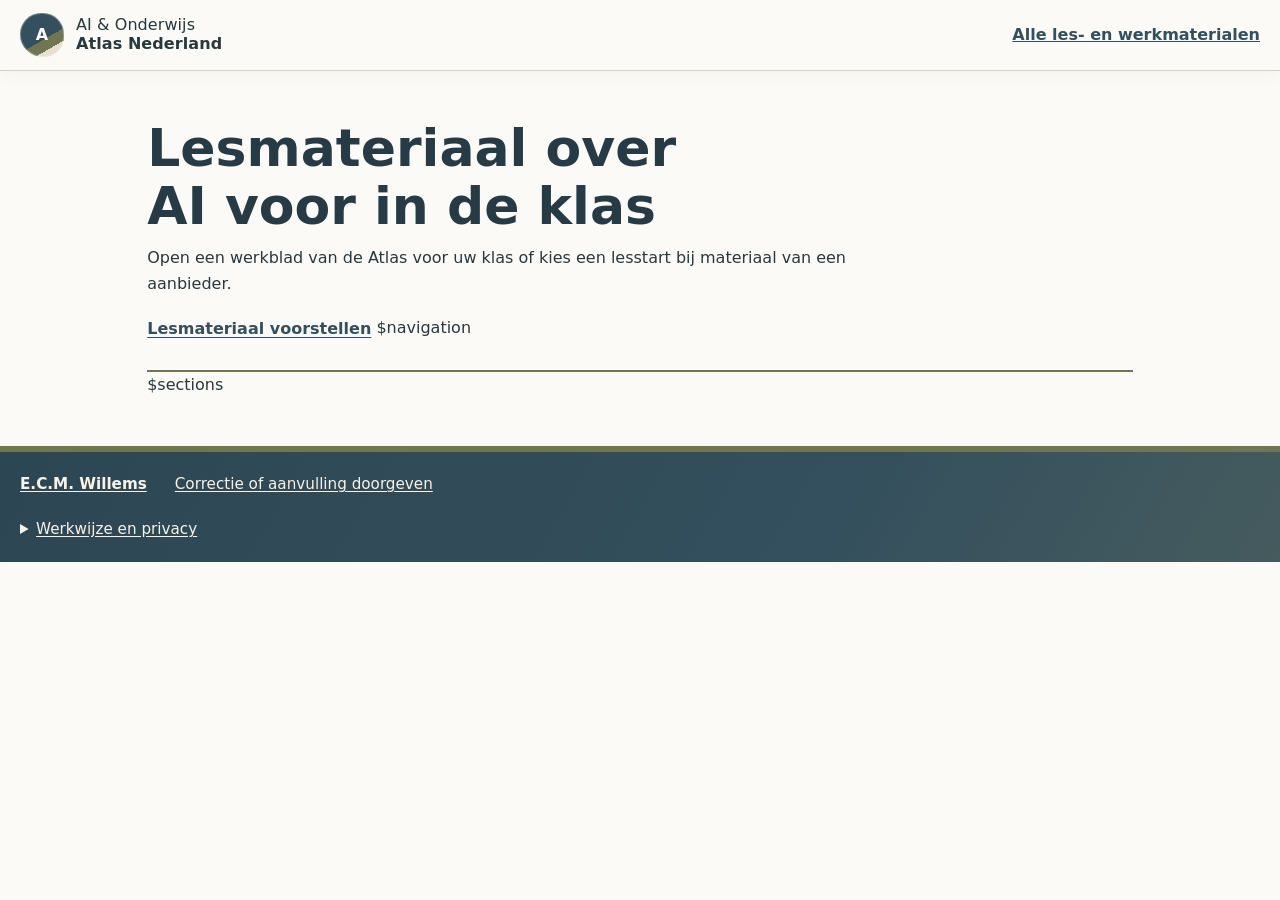
<file: scripts/lesson_directory.html>
<!doctype html>
<html lang="nl">
<head>
  <meta charset="utf-8">
  <meta name="viewport" content="width=device-width,initial-scale=1">
  <title>Lesmateriaal over AI voor in de klas | AI &amp; Onderwijs Atlas Nederland</title>
  <meta name="description" content="Vind lesmateriaal over AI voor het primair, voortgezet, middelbaar beroeps- en hoger onderwijs. Kies een lesstart met leerlingvraag, klasopdracht en bron.">
  <meta name="author" content="E.C.M. Willems">
  <meta name="referrer" content="no-referrer">
  <meta name="atlas-goatcounter-site" content="ecmw">
  <link rel="canonical" href="https://aionderwijsatlas.nl/lesmateriaal/">
  <link rel="icon" href="../assets/icons/favicon.svg" type="image/svg+xml">
  <link rel="stylesheet" href="../platform.css">
  <link rel="stylesheet" href="../brand.css">
  <script defer src="../lesgids-filter.js"></script>
  <script defer src="../analytics.js"></script>
</head>
<body>
  <a class="skip" href="#inhoud">Ga naar inhoud</a>
  <header class="site-header directory-header">
    <a class="brand" href="../" title="Naar de startpagina"><span class="brand-mark" aria-hidden="true">A</span><span>AI &amp; Onderwijs <br><strong>Atlas Nederland</strong></span></a>
    <a href="../#zoeken?type=materials">Alle les- en werkmaterialen</a>
  </header>
  <main id="inhoud" class="lesson-directory" data-atlas-lesson-directory tabindex="-1">
    <header><h1>Lesmateriaal over AI voor in de klas</h1>
      <p>Open een werkblad van de Atlas voor uw klas of kies een lesstart bij materiaal van een aanbieder.</p>
      <a class="material-proposal-link" href="../#bijdragen">Lesmateriaal voorstellen</a>
      <form data-directory-filter role="search" aria-label="Lesmateriaal filteren" autocomplete="off" hidden>
        <div class="directory-fields">
          <label>Onderwijssector<select data-filter-sector><option value="">Alle sectoren</option>$sector_options</select></label>
          <label>Vakgebied<input type="search" maxlength="512" data-filter-subject placeholder="Bijvoorbeeld biologie"></label>
        </div>
        <details data-more-filters><summary>Meer filters<span data-more-count></span></summary>
          <div class="directory-fields">
            <label>Leerdoel of leerlingvraag<input type="search" maxlength="160" data-filter-goal></label>
            <label>Activiteit of opdracht<input type="search" maxlength="160" data-filter-activity></label>
            <label data-duration-field hidden>Maximale duur bronles (minuten)<input type="number" min="1" step="1" inputmode="numeric" data-filter-minutes aria-describedby="source-duration-hint"></label>
          </div>
          <p id="source-duration-hint" hidden>Met een maximumduur ziet u alleen lessen waarvoor de aanbieder een duur heeft opgegeven.</p>
        </details>
        <div class="directory-filter-status"><button type="button" data-go-lessons>Naar de resultaten</button><p role="status" aria-atomic="true"></p></div>
        <a data-catalog-search hidden></a>
        <div class="directory-filter-status" data-selection-actions hidden><button type="button" data-share-lessons>Kopieer selectielink</button><button type="reset">Wis filters</button></div>
        <p data-copy-feedback aria-live="polite"></p>
        <label data-copy-fallback hidden>Link om te kopiëren<input type="text" readonly></label>
      </form>
      $navigation
    </header>
    $sections
  </main>
  <footer class="site-footer">
    <div class="footer-meta">
      <p><a href="../#over"><strong>E.C.M. Willems</strong></a></p>
      <a href="../#bijdragen">Correctie of aanvulling doorgeven</a>
    </div>
    <details class="footer-disclosure">
      <summary>Werkwijze en privacy</summary>
      <div data-footer-notes>
        <p><strong>AI &amp; Onderwijs Atlas Nederland</strong> · Publieke werkversie. Gebaseerd op openbare bronnen. Opname in de Atlas betekent geen goedkeuring, kwaliteitsbeoordeling of aanbeveling van het aanbod of de aanbieder. Controleer belangrijke beslissingen altijd bij de officiële bron.</p>
        <p><a href="../#zoeken?type=materials">Bekijk alle les- en werkmaterialen in de Atlas</a> · <a href="https://github.com/ECMW/ai-onderwijs-atlas-nederland" target="_blank" rel="noopener noreferrer">Bekijk de open repository ↗</a> · <a href="https://github.com/ECMW/ai-onderwijs-atlas-nederland/blob/main/docs/visitor-statistics.md">Lees over de bezoekersmeting</a></p>
        <noscript><p>Zonder JavaScript verstuurt deze pagina geen bezoekstatistieken. <a href="https://www.goatcounter.com/help/privacy">Privacy bij GoatCounter</a>.</p><p><a href="mailto:evac.m.willems@proton.me">Geef een correctie door via e-mail</a>.</p></noscript>
      </div>
    </details>
  </footer>
</body>
</html>
</file>
<file: platform.css>
:root{--navy:#102f46;--navy2:#174c68;--green:#07815d;--mint:#e8f5f0;--ink:#172b3a;--muted:#5c6b75;--bg:#f5f7f8;--white:#fff;--line:#dbe3e7;--focus:#f5b82e;--shadow:0 8px 30px rgba(16,47,70,.09);--r:12px;--max:1240px}*{box-sizing:border-box}html{scroll-behavior:smooth}body{margin:0;color:var(--ink);background:var(--white);font:16px/1.62 system-ui,-apple-system,"Segoe UI",sans-serif}a{color:var(--navy)}button,input,select{font:inherit}.skip{position:absolute;left:-9999px}.skip:focus{left:1rem;top:1rem;background:var(--navy);color:#fff;padding:.8rem;z-index:50}a:focus-visible,button:focus-visible,input:focus-visible,select:focus-visible{outline:3px solid var(--focus);outline-offset:3px}.site-header{position:sticky;top:0;z-index:20;display:flex;align-items:center;justify-content:space-between;padding:.8rem max(1.25rem,calc((100% - var(--max))/2));background:rgba(255,255,255,.98);border-bottom:1px solid var(--line)}.brand{display:flex;align-items:center;gap:.75rem;color:var(--ink);text-decoration:none;line-height:1.15}.brand-mark{display:grid;place-items:center;width:44px;height:44px;border-radius:6px;background:var(--navy);color:#fff;font-weight:800}.site-header nav{display:flex;gap:1.5rem}.site-header nav a{text-decoration:none;color:var(--ink);font-size:.92rem;font-weight:600}.site-header nav a[aria-current=page]{color:var(--green)}.menu{display:none}.hero{background:linear-gradient(125deg,#eef5f6,#f8faf9);padding:5.6rem max(1.25rem,calc((100% - var(--max))/2)) 4.6rem;border-bottom:1px solid var(--line)}.hero-grid{display:grid;grid-template-columns:minmax(0,1.5fr) minmax(280px,.65fr);gap:4rem;align-items:center}.eyebrow{color:var(--green);font-size:.76rem;font-weight:800;letter-spacing:.12em;text-transform:uppercase}.hero h1,.page-head h1{font-size:clamp(2.4rem,5vw,4.7rem);line-height:1.05;letter-spacing:-.04em;margin:.5rem 0 1.2rem;max-width:900px}.lead{font-size:1.18rem;color:var(--muted);max-width:780px}.searchbar{display:flex;margin-top:2rem;max-width:780px;box-shadow:var(--shadow)}.searchbar input{flex:1;padding:1.05rem;border:1px solid var(--line);border-radius:8px 0 0 8px}.btn{border:0;border-radius:7px;padding:.8rem 1.15rem;background:var(--navy);color:#fff;text-decoration:none;cursor:pointer;font-weight:700}.searchbar .btn{border-radius:0 8px 8px 0}.btn.secondary{background:#fff;color:var(--navy);border:1px solid var(--navy)}.trust-card{background:#fff;border:1px solid var(--line);border-radius:var(--r);padding:1.5rem;box-shadow:var(--shadow)}.trust-card strong{display:block}.trust-card p{font-size:.9rem;color:var(--muted)}.section{max-width:var(--max);margin:auto;padding:4.5rem 1.25rem}.section.alt{max-width:none;background:var(--bg);padding-left:max(1.25rem,calc((100% - var(--max))/2));padding-right:max(1.25rem,calc((100% - var(--max))/2))}.section-head{display:flex;justify-content:space-between;align-items:end;gap:2rem;margin-bottom:2rem}.section-head>div{max-width:760px}h2{font-size:clamp(1.7rem,3vw,2.5rem);line-height:1.2;margin:.25rem 0}.quick-grid,.cards,.stats{display:grid;grid-template-columns:repeat(auto-fit,minmax(220px,1fr));gap:1rem}.quick,.card,.stat{background:#fff;border:1px solid var(--line);border-radius:var(--r);padding:1.3rem}.quick{text-decoration:none;transition:.15s}.quick:hover,.card:hover{border-color:var(--green);box-shadow:var(--shadow);transform:translateY(-2px)}.quick strong{display:block;font-size:1.05rem}.quick span{color:var(--muted);font-size:.88rem}.stats .stat strong{display:block;font-size:2.1rem;color:var(--navy)}.stat small{color:var(--muted)}.page-head{background:var(--bg);padding:3.5rem max(1.25rem,calc((100% - var(--max))/2))}.page-head h1{font-size:clamp(2.1rem,4vw,3.5rem)}.market{max-width:1400px;margin:auto;padding:3rem 1.25rem;display:grid;grid-template-columns:300px minmax(0,1fr);gap:2.5rem}.filter-panel{position:sticky;top:88px;align-self:start;background:var(--bg);border:1px solid var(--line);border-radius:var(--r);padding:1.35rem}.filter-panel h2{font-size:1.35rem}.filter-panel label{display:block;font-size:.86rem;font-weight:750;margin:1rem 0}.filter-panel input,.filter-panel select{display:block;width:100%;margin-top:.35rem;padding:.75rem;border:1px solid #aebcc4;border-radius:6px;background:#fff}.type-buttons{display:grid;grid-template-columns:1fr 1fr;gap:.45rem}.type-buttons button{padding:.6rem;border:1px solid var(--line);background:#fff;border-radius:6px;text-align:left;cursor:pointer;font-size:.78rem}.type-buttons button.active{background:var(--mint);border-color:var(--green);color:#075c45}.results-top{display:flex;justify-content:space-between;align-items:center;gap:1rem;border-bottom:1px solid var(--line);padding-bottom:1rem;margin-bottom:1.2rem}.actions{display:flex;gap:.5rem}.cards{grid-template-columns:repeat(auto-fill,minmax(285px,1fr))}.card{display:flex;flex-direction:column;min-height:300px}.card h3{line-height:1.3;margin:.7rem 0}.card h3 a{text-decoration:none}.badges{display:flex;gap:.35rem;flex-wrap:wrap}.badge{display:inline-block;background:var(--mint);color:#075c45;border-radius:99px;padding:.18rem .55rem;font-size:.72rem;font-weight:700}.badge.status{background:#edf1f3;color:#455660}.card p{font-size:.92rem}.meta{margin-top:auto;padding-top:.8rem;border-top:1px solid var(--line);font-size:.8rem;color:var(--muted)}.card-link{display:block;margin-top:.7rem;color:var(--green);font-weight:750}.empty{padding:3rem;border:1px dashed #aebcc4;border-radius:var(--r);text-align:center;color:var(--muted)}.breadcrumbs{font-size:.86rem;margin-bottom:1.3rem}.detail{display:grid;grid-template-columns:minmax(0,2fr) minmax(260px,1fr);gap:2.5rem}.detail article h2{font-size:1.45rem;margin-top:2rem}.factbox{border:1px solid var(--line);border-radius:var(--r);padding:1.4rem;background:var(--bg);align-self:start}.factbox dt{font-size:.73rem;text-transform:uppercase;letter-spacing:.08em;color:var(--muted);font-weight:800}.factbox dd{margin:0 0 1rem}.eco{display:grid;grid-template-columns:repeat(5,1fr);gap:1rem;align-items:start}.eco-col{border-top:5px solid var(--green);background:#fff;border-radius:6px;padding:1rem;box-shadow:var(--shadow)}.eco-col h3{font-size:1rem}.eco-col a{display:block;padding:.5rem 0;border-top:1px solid var(--line);font-size:.82rem;text-decoration:none}.eco-arrow{text-align:center;color:var(--green);font-size:1.5rem}.notice{border-left:4px solid var(--green);background:var(--mint);padding:1rem 1.2rem}.muted{color:var(--muted)}footer{display:grid;grid-template-columns:1fr 2fr;gap:3rem;background:var(--navy);color:#eaf1f4;padding:3rem max(1.25rem,calc((100% - var(--max))/2))}footer p{margin:0}@media(max-width:900px){.menu{display:block}.site-header{flex-wrap:wrap}.site-header nav{display:none;width:100%;flex-direction:column;padding:1rem 0}.site-header.open nav{display:flex}.hero-grid,.detail{grid-template-columns:1fr}.market{grid-template-columns:1fr}.filter-panel{position:static}.eco{grid-template-columns:1fr 1fr}.trust-card{max-width:600px}footer{grid-template-columns:1fr}}@media(max-width:560px){.hero{padding-top:3.5rem}.searchbar{display:block;box-shadow:none}.searchbar input,.searchbar .btn{width:100%;border-radius:7px}.searchbar .btn{margin-top:.5rem}.section-head,.results-top{display:block}.actions{margin-top:1rem;flex-wrap:wrap}.eco{grid-template-columns:1fr}.type-buttons{grid-template-columns:1fr 1fr}}@media print{.site-header,.filter-panel,.actions,footer{display:none}.market{display:block}.card{break-inside:avoid}}@media(prefers-reduced-motion:reduce){html{scroll-behavior:auto}.quick,.card{transition:none}}
</file>
<file: catalog.css>
:root{--catalog-bg:#f3f5f6;--line:#d5dfe3;--ink:#173142;--muted:#58707c;--green:#0b7255}
.home-simple{max-width:1080px;margin:auto;padding:2.5rem 1.25rem 4rem}.home-simple>section{padding:2rem 0;border-bottom:1px solid var(--line)}.home-simple>section:last-child{border:0}.home-search{padding-top:1rem!important}.home-search h1{font-size:clamp(2rem,5vw,3.7rem);max-width:850px;margin-bottom:1.2rem}.atlas-search{position:relative}.home-search .atlas-search{max-width:850px}.atlas-search>label{display:block;font-weight:800;margin-bottom:.45rem}.home-search .atlas-search>label{position:absolute;width:1px;height:1px;overflow:hidden;clip:rect(0,0,0,0)}.search-row{display:grid;grid-template-columns:minmax(0,1fr) auto;gap:.6rem}.atlas-search input{width:100%;min-height:56px;border:2px solid #718792;border-radius:5px;padding:0 1rem;font-size:1rem}.catalog-sidebar>.atlas-search{background:#12304a;color:#fff;padding:1.3rem max(1.25rem,calc((100% - 1240px)/2))}.catalog-sidebar>.atlas-search input{border-color:#fff}.suggestions{position:absolute;z-index:40;top:100%;left:0;right:116px;background:#fff;color:var(--ink);border:1px solid var(--line);box-shadow:0 9px 22px #132e3d2b;max-height:420px;overflow:auto}.catalog-sidebar>.atlas-search .suggestions{left:max(1.25rem,calc((100% - 1240px)/2));right:max(125px,calc((100% - 1240px)/2 + 118px))}.suggestions section{padding:.55rem 0;border-top:1px solid #e5eaed}.suggestions h2{font-size:.72rem;text-transform:uppercase;letter-spacing:.05em;color:var(--muted);margin:.25rem 1rem}.suggestions a{display:flex;justify-content:space-between;gap:1rem;padding:.65rem 1rem;color:var(--ink)}.suggestions a:hover,.suggestions a:focus{background:#e9f5f1}.suggestions small{color:var(--muted)}.suggestion-topic{display:block!important}.suggestion-topic small{display:block}.popular{display:flex;gap:.5rem;flex-wrap:wrap}.popular a{border:1px solid #aebfc7;border-radius:99px;padding:.5rem .8rem;color:var(--ink);background:#fff}.role-grid{display:grid;grid-template-columns:repeat(4,1fr);gap:.75rem}.role-grid a{border:1px solid var(--line);border-left:4px solid var(--green);border-radius:5px;padding:1rem;font-weight:800;color:var(--ink)}.role-grid span{display:block;font-size:.75rem;font-weight:400;margin-top:.65rem;color:var(--muted)}.section-title,.group-title{display:flex;align-items:end;justify-content:space-between;gap:1rem}.direct-grid{display:grid;grid-template-columns:repeat(2,1fr);gap:.8rem}.missing{background:#f2f8f6;padding:1.5rem!important;border-left:5px solid var(--green)!important}.catalog{background:var(--catalog-bg);min-height:72vh}.start-content{max-width:850px;margin:auto;padding:3rem 1.25rem}.start-content>p{color:var(--muted);font-size:1.08rem;margin-bottom:2rem}.start-content h2{margin-top:2rem}.catalog-grid{max-width:1240px;margin:auto;display:grid;grid-template-columns:minmax(250px,290px) minmax(0,1fr);gap:1.4rem;padding:1.4rem 1.25rem}.filters{position:sticky;top:1rem;align-self:start;max-height:calc(100vh - 2rem);overflow:auto;background:#fff;border:1px solid var(--line);border-radius:6px;padding:0 1rem 1rem}.filters>header{display:flex;align-items:center;justify-content:space-between}.close,.filters>footer{display:none}.facet{border-top:1px solid #e3e8ea}.facet summary{display:flex;align-items:center;justify-content:space-between;min-height:50px;font-weight:800;cursor:pointer}.facet summary b{background:#e4f2ed;border-radius:99px;padding:0 .45rem}.facet>div{padding-bottom:.65rem}.facet label{display:flex;align-items:center;gap:.55rem;min-height:42px;cursor:pointer}.facet input{width:19px;height:19px;margin:0}.facet small{margin-left:auto;color:var(--muted)}.facet label:has(input:disabled){opacity:.42}.more-filters>summary{display:flex;align-items:center;min-height:52px;border-top:1px solid var(--line);font-weight:800;cursor:pointer}.more-filters>summary span{margin-left:auto;font-size:.7rem}.more-filters[open]>summary span{transform:rotate(180deg)}.clear{width:100%;margin-top:1rem}.results{min-width:0}.result-head{display:flex;justify-content:space-between;align-items:end;gap:1rem;margin-bottom:.8rem}.result-head h1{font-size:1.65rem;margin:0}.result-head>div{display:flex;align-items:end;gap:.6rem}.result-head label{font-size:.78rem}.result-head select{display:block;min-height:42px;padding:.4rem}.mobile-filter{display:none}.chips{display:flex;gap:.4rem;flex-wrap:wrap;margin:0 0 1rem}.chip{border:1px solid var(--green);background:#e7f5f0;color:#075a43;border-radius:99px;padding:.42rem .7rem;cursor:pointer}.clear-link{border:0;background:none;color:#075f77;text-decoration:underline;cursor:pointer}.related{display:flex;align-items:center;gap:.45rem;flex-wrap:wrap;margin:0 0 1.2rem;font-size:.8rem}.related a{background:#fff;border:1px solid #bdcbd1;border-radius:99px;padding:.38rem .65rem}.related a span{color:var(--muted)}.result-list{display:grid;gap:.75rem}.result-group{margin-bottom:2rem}.group-title h2{font-size:1.25rem}.group-title h2 span{color:var(--muted);font-weight:400}.result-card{display:grid;grid-template-columns:minmax(0,1fr) auto;gap:1.2rem;align-items:center;background:#fff;border:1px solid var(--line);border-radius:6px;padding:1.15rem}.type-label{display:block;font-size:.7rem;text-transform:uppercase;letter-spacing:.05em;color:var(--muted);font-weight:800}.result-card h2{font-size:1.18rem;line-height:1.3;margin:.35rem 0 .15rem}.provider{font-weight:700;color:#465e69;margin:.15rem 0}.description{white-space:nowrap;overflow:hidden;text-overflow:ellipsis;margin:.5rem 0}.sector-chips{display:flex;gap:.3rem}.sector-chips span{font-size:.72rem;background:#edf1f3;border-radius:3px;padding:.23rem .42rem}.card-cta{font-weight:800;white-space:nowrap;color:#075f77}.empty{background:#fff;border:1px solid var(--line);text-align:center;padding:2rem}*:focus-visible{outline:3px solid #ffbf47!important;outline-offset:2px}
@media(max-width:899px){body.locked{overflow:hidden}.catalog-grid{display:block}.filters{display:none}.filters.open{display:block;position:fixed;inset:0;z-index:100;max-height:none;border-radius:0;padding-bottom:80px}.close{display:block;border:0;background:none;font-size:2rem}.filters>footer{display:block;position:fixed;left:0;right:0;bottom:0;background:#fff;border-top:1px solid var(--line);padding:.75rem 1rem}.apply{width:100%}.mobile-filter{display:block}.result-head{align-items:start}.result-head label{display:none}.role-grid{grid-template-columns:repeat(2,1fr)}.direct-grid{grid-template-columns:1fr}}
@media(max-width:560px){.home-simple{padding-top:1rem}.search-row{grid-template-columns:1fr}.suggestions,.catalog-sidebar>.atlas-search .suggestions{left:0;right:0}.catalog-sidebar>.atlas-search .suggestions{top:100%}.catalog-grid{padding:1rem .75rem}.result-head{display:block}.result-head>div{margin-top:.7rem}.result-card{grid-template-columns:1fr}.description{white-space:normal;display:-webkit-box;-webkit-line-clamp:2;-webkit-box-orient:vertical}.role-grid{grid-template-columns:1fr}.chips{flex-wrap:nowrap;overflow-x:auto}.chip{flex:0 0 auto}}
/* Gerichte UX-verdieping: lokale persona, herstel bij nul resultaten en mobiel gebruik. */
.persona-indicator{display:flex;align-items:center;gap:.65rem;flex-wrap:wrap;background:#f2f8f6;border-left:4px solid var(--green);padding:.85rem 1rem;border-radius:4px}.persona-indicator button{min-height:44px;border:1px solid #9aadb6;background:#fff;color:#075f77;border-radius:4px;padding:.55rem .75rem;cursor:pointer}.persona-choices{margin-top:1rem}.persona-choices[hidden]{display:none}.alternative{display:flex;align-items:center;justify-content:center;gap:.4rem;flex-wrap:wrap;max-width:620px;min-height:52px;margin:1rem auto;padding:.75rem 1rem;border:2px solid var(--green);border-radius:5px;background:#e8f5f0;color:#064d3a}.alternative span{font-size:.8rem;color:#47645a}.result-group{margin:0 0 1rem;border:0}.result-group>summary{display:flex;align-items:center;justify-content:space-between;gap:1rem;min-height:48px;padding:.65rem 0;font-size:1.2rem;font-weight:800;cursor:pointer}.result-group>summary b{font-weight:400;color:var(--muted)}.group-toggle::before{content:'Inklappen';font-size:.75rem;font-weight:400;color:#075f77}.result-group:not([open]) .group-toggle::before{content:'Uitklappen'}.group-all{display:inline-flex;align-items:center;min-height:44px;margin-top:.4rem;font-weight:700}.role-grid a,.popular a,.chips .chip,.suggestions a,.more-filters>summary,.card-cta{min-height:44px}.suggestions{max-height:min(420px,55dvh);overscroll-behavior:contain}.filters>footer{padding-bottom:calc(.75rem + env(safe-area-inset-bottom,0px))}.filters.open{padding-bottom:calc(80px + env(safe-area-inset-bottom,0px))}
@media(max-width:560px){.persona-indicator{align-items:flex-start}.persona-indicator>span{flex:1 0 100%;line-height:1.4}.persona-indicator button{flex:1}.suggestions,.catalog-sidebar>.atlas-search .suggestions{position:fixed;top:auto;left:.75rem;right:.75rem;bottom:calc(.75rem + env(safe-area-inset-bottom,0px));max-height:min(42dvh,320px);border-radius:6px}.suggestions a{padding:.75rem}.result-group{background:#fff;border:1px solid var(--line);border-radius:5px;padding:0 .75rem}.result-group>summary{min-height:52px}.result-group>.result-list{padding-bottom:.75rem}.group-all{margin-bottom:.6rem}.alternative{align-items:flex-start;flex-direction:column;text-align:left}.role-grid a{display:flex;flex-direction:column;justify-content:center}}
/* Launchkwaliteit: duidelijke acties, contextvaste details en consistente vertrouwenstaal. */
.card-cta{display:inline-flex;align-items:center;justify-content:center;min-width:92px;min-height:44px;border:1px solid #9db2bb;border-radius:4px;padding:.45rem .7rem;text-decoration:none}.card-cta:hover{background:#e8f4f0;border-color:var(--green)}.related a{display:inline-flex;align-items:center;gap:.3rem;min-height:38px}.detail-hero{background:#f4f6f7;padding:3.5rem max(1.25rem,calc((100% - 1240px)/2))}.detail-hero h1{font-size:clamp(2rem,4vw,3.6rem);max-width:900px;margin:.55rem 0}.detail-hero p{max-width:780px;font-size:1.08rem;color:var(--muted)}.detail-shell{max-width:1240px;margin:auto;padding:2rem 1.25rem 4rem}.detail-nav{display:flex;align-items:center;gap:1rem;flex-wrap:wrap;margin-bottom:1.5rem;font-size:.8rem;color:var(--muted)}.back-results{display:inline-flex;align-items:center;min-height:44px;font-weight:800;color:#075f77}.detail-layout{display:grid;grid-template-columns:minmax(0,1fr) minmax(280px,360px);gap:2rem;align-items:start}.detail-layout article>h2{margin-top:2rem}.detail-layout article>h2:first-child{margin-top:0}.detail-themes{display:flex;gap:.4rem;flex-wrap:wrap}.detail-themes a{border:1px solid #b9c8cf;border-radius:99px;padding:.45rem .7rem}.detail-facts{position:sticky;top:1rem;background:#f4f6f7;border:1px solid var(--line);border-radius:7px;padding:1.4rem}.detail-facts h2{margin-top:0}.detail-facts dl{margin:0}.detail-facts dl div{border-top:1px solid #dfe6e9;padding:.65rem 0}.detail-facts dt{font-size:.7rem;text-transform:uppercase;letter-spacing:.04em;font-weight:800;color:var(--muted)}.detail-facts dd{margin:.2rem 0 0}.source-actions{display:grid;gap:.5rem;margin-top:1rem}.source-actions .btn{text-align:center}.source-warning{background:#fff3d8;border-left:4px solid #a76b00;padding:.75rem}.correction-link{display:inline-flex;align-items:center;min-height:44px;margin-top:1rem}.related-cards{display:grid;gap:.75rem}.detail-missing{max-width:800px;margin:auto;padding:4rem 1.25rem}
@media(max-width:760px){.detail-hero{padding-top:2.3rem;padding-bottom:2.3rem}.detail-layout{grid-template-columns:1fr}.detail-facts{position:static;order:-1}.detail-nav>span{display:none}.result-card .card-cta{justify-self:start}.related a{min-height:44px}}
@media(max-width:600px){.card-actions .share-email{grid-column:1/-1}}
/* Marketplace-verfijning: multiselect-profielen, snelfilters en progressieve facetten. */
.role-picker>p{margin-top:0;color:var(--muted)}.role-option{position:relative;display:grid!important;grid-template-columns:auto 1fr;align-items:center;gap:.75rem;min-height:76px;border:1px solid var(--line);border-left:4px solid var(--green);border-radius:5px;padding:.8rem;background:#fff;cursor:pointer}.role-option:has(input:checked){background:#e7f5f0;border-color:var(--green);box-shadow:0 0 0 1px var(--green)}.role-option input{width:21px;height:21px;margin:0}.role-option span{display:block}.role-option strong{display:block;color:var(--ink)}.role-option small{display:block;margin-top:.25rem;color:var(--muted);font-weight:400}.role-submit{margin-top:1rem}.role-submit:disabled{opacity:.5;cursor:not-allowed}.quick-filters{display:flex;align-items:center;gap:.45rem;flex-wrap:wrap;margin:0 0 .85rem;font-size:.8rem}.quick-filters>span{font-weight:800}.quick-filters button{min-height:40px;border:1px solid #afc0c8;border-radius:99px;background:#fff;color:var(--ink);padding:.4rem .7rem;cursor:pointer}.quick-filters button[aria-pressed="true"]{background:#e3f3ed;border-color:var(--green);color:#075b43;font-weight:800}.facet-options.limited:not(.expanded)>label:nth-child(n+9 of :where(:not([hidden]))){display:none}.facet-options.limited:not(.expanded)>label:has(input:checked){display:flex}.facet-search{width:100%;min-height:44px;margin:0 0 .45rem;border:1px solid #aebfc7;border-radius:4px;padding:.5rem}.facet-more{display:inline-flex;align-items:center;min-height:40px;border:0;background:none;color:#075f77;text-decoration:underline;cursor:pointer;padding:.3rem 0}.facet label[hidden]{display:none!important}
@media(max-width:560px){.quick-filters{flex-wrap:nowrap;overflow-x:auto;padding-bottom:.35rem}.quick-filters>*{flex:0 0 auto}.quick-filters button{min-height:44px}.role-option{min-height:72px}.role-submit{width:100%}}
.role-option>span{font-size:1rem;margin:0;color:var(--ink)}.role-option>span strong{font-size:1rem}.role-option>span small{font-size:.75rem}

/* Marketplace UX 2026: rustige hiërarchie, directe scanbaarheid en persoonlijke hulpmiddelen. */
body{background:#fff}.site-header{box-shadow:0 1px 0 rgba(16,47,70,.04)}.site-header nav a{display:inline-flex;align-items:center;min-height:44px}.home-simple{max-width:1180px}.home-simple>section{padding:2.75rem 0}.home-search{margin:0 -1.25rem;padding:3.5rem max(1.25rem,calc((100vw - 1180px)/2))!important;background:linear-gradient(130deg,#eef7f4 0%,#f8fafb 60%,#edf4f7 100%);border-bottom:0!important}.home-search h1{font-size:clamp(2.45rem,5.4vw,4.4rem);line-height:1.02;letter-spacing:-.045em;margin:.65rem 0 1rem}.home-search>p{max-width:760px;color:var(--muted);font-size:1.1rem}.home-search .search-row{margin-top:1.6rem;gap:0;box-shadow:0 10px 35px rgba(16,47,70,.14);border-radius:10px}.home-search .atlas-search input{min-height:68px;border:2px solid #355d70;border-right:0;border-radius:10px 0 0 10px;font-size:1.08rem;padding:0 1.2rem}.home-search .atlas-search .btn{min-width:122px;border-radius:0 10px 10px 0}.task-grid{display:grid;grid-template-columns:repeat(4,minmax(0,1fr));gap:.85rem}.task-tile{display:flex;flex-direction:column;min-height:150px;padding:1.15rem;border:1px solid var(--line);border-radius:10px;background:#fff;color:var(--ink);text-decoration:none;transition:border-color .15s,box-shadow .15s,transform .15s}.task-tile:hover{border-color:var(--green);box-shadow:0 10px 28px rgba(16,47,70,.1);transform:translateY(-2px)}.task-tile strong{font-size:1.03rem;line-height:1.3}.task-tile span{margin:.45rem 0;color:var(--muted);font-size:.86rem;line-height:1.45}.task-tile small{margin-top:auto;color:#075f77;font-weight:750}.task-grid.compact{grid-template-columns:repeat(4,minmax(0,1fr))}.section-title{margin-bottom:1.1rem}.section-title h2{font-size:clamp(1.45rem,2.5vw,2rem);letter-spacing:-.02em}.section-title p{margin:.25rem 0 0;color:var(--muted)}.section-title>a{font-weight:750;color:#075f77}.popular a{display:inline-flex;align-items:center;gap:.55rem;min-height:46px;padding:.55rem .85rem;text-decoration:none}.popular a:hover{border-color:var(--green);background:#f0f8f5}.popular small{display:grid;place-items:center;min-width:24px;height:24px;border-radius:99px;background:#edf1f3;color:var(--muted)}.content-rail{display:grid;grid-template-columns:repeat(4,minmax(0,1fr));gap:.85rem}.teaser-card{display:flex;flex-direction:column;min-height:248px;padding:1rem;border:1px solid var(--line);border-radius:9px;background:#fff}.teaser-card:hover{border-color:#90aaa5;box-shadow:0 8px 24px rgba(16,47,70,.08)}.teaser-top,.card-top,.detail-hero-top{display:flex;justify-content:space-between;align-items:center;gap:.75rem}.teaser-card h3{font-size:1.03rem;line-height:1.34;margin:.75rem 0 .25rem}.teaser-card h3 a{text-decoration:none}.teaser-meta{display:flex;gap:.45rem;flex-wrap:wrap;margin-top:auto;padding-top:.8rem;font-size:.74rem;color:var(--muted)}.teaser-link{display:inline-flex;align-items:center;min-height:44px;margin-top:.45rem;color:#075f77;font-weight:800;text-decoration:none}.favorite-button{display:inline-flex;align-items:center;justify-content:center;gap:.35rem;min-height:44px;border:0;border-radius:6px;background:transparent;color:#075f77;padding:.35rem .5rem;cursor:pointer}.favorite-button:hover{background:#e8f5f0}.favorite-button>span:first-child{font-size:1.25rem}.status-text{display:inline-flex;align-items:center;gap:.35rem;font-weight:750}.status-text::before{content:'';width:8px;height:8px;border-radius:99px;background:#81939b}.status-text.is-confirmed{color:#0a674d}.status-text.is-confirmed::before{background:#0b8a64}.status-text.is-uncertain{color:#805900}.status-text.is-uncertain::before{background:#c98600}.missing{display:flex;align-items:center;justify-content:space-between;gap:1rem;border-radius:8px}.start-content{max-width:1040px}.start-content .task-grid{margin-top:1rem}
.catalog-sidebar>.atlas-search{padding-top:1.5rem;padding-bottom:1.5rem}.catalog-sidebar>.atlas-search>label{margin-bottom:.65rem}.catalog-sidebar>.atlas-search .search-row{max-width:950px}.catalog-sidebar>.atlas-search input{min-height:60px;border-radius:8px 0 0 8px}.catalog-sidebar>.atlas-search .btn{border-radius:0 8px 8px 0;min-width:110px}.suggestions{border-radius:0 0 9px 9px;box-shadow:0 14px 40px rgba(16,47,70,.2)}.suggestions section{padding:.45rem 0}.suggestions h2{margin:.45rem 1rem .2rem}.suggestions a{align-items:center;min-height:48px;text-decoration:none}.suggestions a span{font-weight:700;line-height:1.25}.suggestions a small{text-align:right;line-height:1.25;max-width:45%}.selection-bar{display:flex;justify-content:space-between;align-items:flex-start;gap:1rem;margin-bottom:.8rem}.selection-actions{display:flex;gap:.4rem;flex:0 0 auto}.selection-actions button,.text-button{min-height:42px;border:0;background:transparent;color:#075f77;text-decoration:underline;cursor:pointer}.action-feedback{min-height:1.5rem;margin:.25rem 0;color:#075f77;font-size:.82rem}.result-summary{margin:.25rem 0 0;color:var(--muted);font-size:.84rem}.result-tools{display:flex;align-items:flex-end!important;gap:.6rem}.result-card{border-radius:9px;padding:0;overflow:hidden;align-items:stretch}.result-card:hover{border-color:#9bb2bb;box-shadow:0 8px 24px rgba(16,47,70,.07)}.card-body{padding:1.1rem 1.2rem}.card-actions{display:flex;flex-direction:column;justify-content:center;gap:.5rem;min-width:145px;padding:1rem;border-left:1px solid #e3e8ea;background:#fafbfb}.card-cta.primary{background:var(--navy);border-color:var(--navy);color:#fff}.card-cta.primary:hover{background:#174c68}.trust-row{display:flex;gap:.85rem;flex-wrap:wrap;margin-top:.8rem;padding-top:.75rem;border-top:1px solid #e7ecee;color:var(--muted);font-size:.74rem}.description{max-width:780px}.relaxations{display:grid;gap:.5rem;max-width:620px;margin:1.2rem auto;text-align:left}.relaxations h3{font-size:1rem}.relaxations a{display:flex;justify-content:space-between;align-items:center;min-height:48px;padding:.65rem .8rem;border:1px solid var(--line);border-radius:6px;text-decoration:none}.empty{border-radius:9px;padding:3rem 1.25rem}.group-title{margin-bottom:.6rem}.result-group>summary{border-bottom:1px solid var(--line)}
.personal-page,.contribute-page{max-width:1180px;margin:auto;padding:3.5rem 1.25rem 5rem}.page-intro{max-width:820px;margin-bottom:3rem}.page-intro h1{font-size:clamp(2.4rem,5vw,4rem);line-height:1.06;letter-spacing:-.04em;margin:.5rem 0 1rem}.page-intro p{font-size:1.08rem;color:var(--muted)}.personal-page>section{padding:2rem 0;border-top:1px solid var(--line)}.personal-grid{display:grid;grid-template-columns:repeat(4,minmax(0,1fr));gap:.85rem}.personal-empty{padding:1.3rem;border:1px dashed #aebfc4;border-radius:8px;background:#fafbfb}.saved-list{display:grid;gap:.6rem}.saved-list article{display:flex;align-items:center;justify-content:space-between;gap:1rem;min-height:78px;padding:.85rem 1rem;border:1px solid var(--line);border-radius:8px}.saved-list h3,.saved-list p{margin:0}.saved-list h3{font-size:1rem}.saved-list p{color:var(--muted);font-size:.8rem}.saved-list button{min-height:44px;border:0;background:transparent;color:#8a2d27;text-decoration:underline;cursor:pointer}.contribute-options{display:grid;grid-template-columns:1fr 1fr;gap:1rem}.contribute-options article{padding:1.5rem;border:1px solid var(--line);border-radius:10px}.contribute-options h2{font-size:1.35rem;margin-top:1rem}.source-policy{max-width:760px;margin-top:2rem;padding:1.3rem 1.5rem;border-left:5px solid var(--green);background:#f0f7f5}.source-policy h2{font-size:1.2rem}.share-item{width:100%;margin-top:.55rem}.section-intro{margin-top:-.5rem;color:var(--muted);font-size:.9rem}.detail-hero-top{max-width:900px}.detail-hero .favorite-button{background:#fff;border:1px solid var(--line)}
footer a{color:#fff}.site-header nav a[href="#mijn-atlas"]::before{content:'☆';margin-right:.3rem;color:var(--green)}
@media(max-width:1000px){.task-grid,.task-grid.compact,.content-rail,.personal-grid{grid-template-columns:repeat(2,minmax(0,1fr))}.selection-bar{display:block}.selection-actions{margin-bottom:.8rem}.catalog-grid{grid-template-columns:minmax(240px,270px) minmax(0,1fr)}}
@media(max-width:899px){.site-header nav{gap:.25rem}.site-header nav a{padding:.3rem 0}.catalog-grid{padding-bottom:calc(5.25rem + env(safe-area-inset-bottom,0px))}.filters.open{z-index:1000}.filters>footer{z-index:1001}.personal-grid{grid-template-columns:repeat(2,minmax(0,1fr))}}
@media(max-width:600px){.home-simple{padding:0 .9rem 3rem}.home-simple>section{padding:2.1rem 0}.home-search{margin:0 -.9rem;padding:2.3rem .9rem!important}.home-search h1{font-size:2.55rem}.home-search>p{font-size:1rem}.home-search .search-row,.catalog-sidebar>.atlas-search .search-row{display:grid;grid-template-columns:minmax(0,1fr) auto;box-shadow:none;gap:.4rem}.home-search .atlas-search input,.catalog-sidebar>.atlas-search input{min-height:58px;border:2px solid #355d70;border-radius:8px;font-size:16px;padding:0 .8rem}.home-search .atlas-search .btn,.catalog-sidebar>.atlas-search .btn{min-width:58px;width:58px;border-radius:8px;font-size:0;padding:0}.home-search .atlas-search .btn::after,.catalog-sidebar>.atlas-search .btn::after{content:'Zoek';font-size:.78rem}.task-grid,.task-grid.compact{grid-template-columns:1fr 1fr;gap:.65rem}.task-tile{min-height:145px;padding:.9rem}.content-rail,.personal-grid{display:flex;overflow-x:auto;scroll-snap-type:x mandatory;margin-right:-.9rem;padding:0 .9rem .5rem 0}.teaser-card{flex:0 0 82vw;scroll-snap-align:start}.section-title{align-items:flex-start}.section-title p{font-size:.86rem}.missing{display:block}.missing .btn{display:inline-flex;margin-top:.7rem}.catalog-sidebar>.atlas-search{padding:1rem .75rem}.catalog-sidebar>.atlas-search>label{font-size:.85rem}.suggestions,.catalog-sidebar>.atlas-search .suggestions{top:auto;bottom:calc(.65rem + env(safe-area-inset-bottom,0px));max-height:min(48dvh,360px);left:.65rem;right:.65rem}.suggestions a{display:grid;grid-template-columns:minmax(0,1fr) auto;gap:.6rem}.suggestions a small{max-width:140px}.result-head h1{font-size:1.45rem}.result-tools{display:block!important}.selection-actions{display:grid;grid-template-columns:1fr 1fr}.selection-actions button{border:1px solid #afc0c8;border-radius:6px;text-decoration:none}.result-card{display:block}.card-actions{display:grid;grid-template-columns:1fr 1fr;border-left:0;border-top:1px solid #e3e8ea;min-width:0}.trust-row{gap:.45rem}.trust-row>span{flex:1 1 45%}.result-group{padding:0 .65rem}.result-group .result-card{border-left:0;border-right:0;border-radius:0}.personal-page,.contribute-page{padding:2.3rem .9rem 4rem}.page-intro{margin-bottom:2rem}.page-intro h1{font-size:2.5rem}.saved-list article{align-items:flex-start}.contribute-options{grid-template-columns:1fr}.detail-hero-top{align-items:flex-start}.detail-hero .favorite-button span:last-child{display:none}}
@media(max-width:390px){.task-grid,.task-grid.compact{grid-template-columns:1fr}.task-tile{min-height:118px}.teaser-card{flex-basis:88vw}.card-actions{grid-template-columns:1fr}.persona-indicator button{flex:1 1 40%}}

/* Bevindingen uit mobiele doorloop op 375 en 414 px. */
.selection-actions button,.text-button{min-height:44px}
@media(max-width:899px){.menu{min-width:56px;min-height:44px;padding:.55rem .75rem;border:1px solid #9aadb6;background:#fff;border-radius:5px}}
@media(max-width:600px){.result-head>div:first-child{display:block}}

/* Directe startpaginafilters: desktop links, mobiel compact boven de zoekingang. */
.home-market{max-width:1440px;margin:auto;display:grid;grid-template-columns:290px minmax(0,1fr);gap:1.5rem;padding:1.5rem 1.25rem 4rem;align-items:start}.home-market .home-simple{max-width:none;width:100%;margin:0;padding:0}.home-market .home-search{margin:0;padding:3rem!important;border-radius:12px}.home-filter-sidebar{position:sticky;top:88px;max-height:calc(100vh - 108px);overflow:auto;border:1px solid var(--line);border-radius:10px;background:#fff;box-shadow:0 8px 24px rgba(16,47,70,.07)}.home-filter-sidebar>summary{display:none}.home-filter-form{padding:1.15rem}.home-filter-form header h2{font-size:1.35rem;margin:.2rem 0}.home-filter-form header p{margin:.2rem 0 1rem;color:var(--muted);font-size:.85rem}.home-filter-group{border-top:1px solid #e1e7ea}.home-filter-group>summary{display:flex;align-items:center;min-height:50px;font-weight:800;cursor:pointer}.home-filter-group>summary::after{content:'+';margin-left:auto;color:var(--green);font-size:1.2rem}.home-filter-group[open]>summary::after{content:'−'}.home-filter-group>div{padding:0 0 .65rem}.home-filter-group label{display:flex;align-items:center;gap:.55rem;min-height:44px;font-size:.86rem;cursor:pointer}.home-filter-group input{width:19px;height:19px;margin:0;flex:0 0 auto}.home-filter-group small{margin-left:auto;color:var(--muted)}.home-filter-submit{width:100%;min-height:50px;margin-top:1rem}.home-all-filters{display:flex;align-items:center;justify-content:center;min-height:44px;margin-top:.35rem;font-size:.82rem;font-weight:750;color:#075f77}
@media(min-width:901px){.home-filter-sidebar:not([open])>.home-filter-form{display:block!important}}
@media(max-width:1100px){.home-market{grid-template-columns:260px minmax(0,1fr)}.home-market .home-search{padding:2.25rem!important}.home-market .home-search h1{font-size:clamp(2.2rem,5vw,3.7rem)}}
@media(max-width:900px){.home-market{display:block;padding:1rem 1rem 3.5rem}.home-filter-sidebar{position:static;max-height:none;margin-bottom:1rem;overflow:visible}.home-filter-sidebar>summary{display:flex;align-items:center;min-height:52px;padding:0 1rem;font-weight:800;cursor:pointer}.home-filter-sidebar>summary::after{content:'Filters openen';margin-left:auto;color:#075f77;font-size:.78rem;font-weight:700}.home-filter-sidebar[open]>summary::after{content:'Filters sluiten'}.home-filter-sidebar[open]>.home-filter-form{border-top:1px solid var(--line)}.home-market .home-search{padding:2.3rem 1.25rem!important}}
@media(max-width:600px){.home-market{padding:.75rem .75rem 3rem}.home-market .home-simple{padding:0}.home-market .home-search{margin:0;padding:2rem .9rem!important}.home-market .home-search h1{font-size:2.45rem}.home-market .content-rail{margin-right:0}.home-filter-form{padding:.9rem}.home-filter-group label{min-height:46px}}
@media(min-width:1101px) and (max-width:1350px){.home-market .content-rail{grid-template-columns:repeat(3,minmax(0,1fr))}}
@media(min-width:901px) and (max-width:1100px){.home-market .content-rail{grid-template-columns:repeat(2,minmax(0,1fr))}}

/* Sorteren blijft zichtbaar op mobiel; publicatie en controle zijn aparte datums. */
.result-head>div:first-child{display:block;min-width:0}
.result-head .result-tools{flex:0 0 auto;max-width:100%}
.result-head .result-tools label{display:block;max-width:100%}
.result-head .result-tools select{min-height:44px;max-width:100%;width:100%;font-size:1rem}

/* Compacte pulldowns behouden meervoudige filterkeuzes en native toetsenbordbediening. */
.filter-help{margin:.2rem 0 .9rem;color:var(--muted);font-size:.82rem;line-height:1.5}
.facet-note{margin:.1rem 0 .35rem;color:var(--muted);font-size:.78rem;line-height:1.45}
.facet-multi>summary{border-left:3px solid var(--brand-olive-deep,#526049)}
.facet{border:0;margin:.55rem 0}
.facet>summary{display:block;position:relative;min-height:64px;padding:.65rem 2rem .65rem .75rem;border:1px solid var(--line);border-radius:7px;background:var(--surface,#fff);list-style:none}
.facet>summary::-webkit-details-marker{display:none}
.facet>summary::after{content:'';position:absolute;right:.85rem;top:1.6rem;width:.45rem;height:.45rem;border-right:2px solid currentColor;border-bottom:2px solid currentColor;transform:rotate(45deg)}
.facet[open]>summary{border-color:var(--brand-olive-deep,#526049)}
.facet>summary:focus-visible{outline:3px solid var(--focus);outline-offset:3px}
.facet[open]>summary::after{transform:rotate(225deg)}
.facet-heading{display:flex;align-items:center;justify-content:space-between;gap:.5rem;font-size:.85rem}
.facet-value{display:block;overflow:hidden;text-overflow:ellipsis;white-space:nowrap;margin-top:.2rem;font-size:.78rem;font-weight:400;color:var(--muted)}
.facet>div{padding:.4rem .75rem .65rem;max-height:22rem;overflow-y:auto;overscroll-behavior:contain}
.facet label,.facet-more{min-height:44px}
.facet .facet-search{width:100%;height:auto;min-height:44px;margin:.2rem 0 .45rem}
.facet-options.limited.searching:not(.expanded)>label:not([hidden]){display:flex}
.facet-more[hidden]{display:none}
.subject-filter { display: grid; gap: .4rem; margin: .5rem 0; padding: .75rem; border: 1px solid var(--line); border-radius: 7px; }
.subject-filter label { font-weight: 700; color: var(--ink); }
.subject-filter input { min-width: 0; width: 100%; min-height: 44px; padding: .5rem; border: 1px solid #8c9ea7; border-radius: 5px; font: inherit; background: white; }
.subject-filter button { min-height: 44px; justify-self: start; }
.more-filters[open]>summary [data-more-count]{transform:none}
@media(max-width:899px){.filters.open{height:100dvh;box-sizing:border-box}}

/* One visible, public contribution route; no account or favorites in the Atlas. */
.site-header nav a.nav-contribute{padding:.45rem .7rem;border:1px solid var(--brand-olive-deep,#526049);border-radius:7px;background:#edf0e6;color:var(--brand-olive-deep,#526049)}
.contribution-prompt{display:flex;align-items:center;justify-content:space-between;gap:1.25rem;margin:1.5rem 0;padding:1.25rem;border:1px solid #cbd1bc;border-left:5px solid var(--brand-olive-deep,#526049);border-radius:9px;background:#f2f3eb}
.contribution-prompt h2{margin:0 0 .3rem;font-size:1.2rem}
.contribution-prompt p{margin:0;max-width:650px;color:var(--muted);font-size:.95rem}
.contribution-prompt .btn{flex-shrink:0;min-height:44px}
.selection-actions{flex-wrap:wrap;justify-content:flex-end;flex-shrink:1}
.selection-actions a{display:inline-flex;align-items:center;min-height:44px;padding:.4rem .65rem;border:1px solid var(--line);border-radius:6px;font-size:.85rem;font-weight:700;text-align:center}
.contribute-options{grid-template-columns:repeat(3,minmax(0,1fr))}
.contribute-options article{display:flex;flex-direction:column;align-items:flex-start}
.contribute-options article p{flex:1}
.contribute-options .btn{min-height:44px;white-space:normal}
.contribution-notice,.contribution-context{padding:1rem;border-radius:7px;background:#f2f3eb;font-size:.92rem!important;overflow-wrap:anywhere}
.contribution-context{border-left:4px solid var(--brand-olive-deep,#526049)}
.item-contribution{margin-top:1.25rem;padding-top:1.25rem;border-top:1px solid var(--line)}
.item-contribution h3{margin:0;font-size:1.05rem}
.item-contribution p{font-size:.9rem}
.item-contribution .btn{min-height:44px;white-space:normal}
@media(max-width:1000px){.contribute-options{grid-template-columns:1fr}.selection-bar{flex-wrap:wrap}}
@media(max-width:600px){.contribution-prompt{display:block;padding:1rem}.contribution-prompt .btn{margin-top:1rem;width:100%}.selection-actions{display:flex;width:100%;justify-content:flex-start}.selection-actions a{flex:1 1 auto}.selection-actions button{padding:.4rem .65rem;min-height:44px}}
@media(max-width:600px){.site-header{display:grid;grid-template-columns:minmax(0,1fr) auto;column-gap:.5rem;row-gap:.25rem}.site-header .brand{grid-row:1;grid-column:1}.site-header .menu{grid-row:1;grid-column:2}.site-header .header-credit{grid-row:2;grid-column:1 / -1;justify-self:end;margin:0}.site-header nav{grid-row:3;grid-column:1 / -1}}

.new-offers{max-width:1100px;margin:0 auto;padding:2rem clamp(1rem,4vw,3rem) 4rem}
.new-offers .page-intro{padding:0;margin-bottom:1.4rem}
.new-offers-modes {
  display: inline-grid;
  grid-template-columns: repeat(2, minmax(0, 1fr));
  max-width: 100%;
  border: 1px solid var(--brand-bluegray);
  border-radius: 7px;
}
.new-offers-modes > * {
  display: grid;
  place-items: center;
  min-height: 44px;
  padding: .4rem .85rem;
  text-align: center;
  line-height: 1.25;
  overflow-wrap: anywhere;
}
.new-offers-modes > :first-child { border-radius: 5px 0 0 5px; }
.new-offers-modes > :last-child { border-radius: 0 5px 5px 0; }
.new-offers-modes [aria-current="page"] {
  background: var(--brand-bluegray-deep);
  color: #fff;
  font-weight: 700;
}
.new-offers-modes a { color: var(--brand-bluegray-deep); text-underline-offset: .16em; }
.new-offers-explanation { max-width: 75ch; margin: .15rem 0 .5rem; }
.new-offers-explanation > summary { width: fit-content; min-height: 44px; padding: .65rem 0; cursor: pointer; }
.new-offers-explanation > p { margin: 0 0 .75rem; }
.new-offers .sort-summary{margin:1rem 0 1.5rem}
.new-offers-pagination{display:flex;flex-wrap:wrap;align-items:center;justify-content:center;gap:1rem;margin-top:2rem}
.book-kinds{display:flex;flex-wrap:wrap;gap:.5rem;margin:0 0 2rem}.book-kinds a{display:inline-flex;align-items:center;min-height:44px;border:1px solid #aebfc7;border-radius:99px;padding:.45rem .75rem;background:#fff;color:var(--ink);font-size:.85rem;text-decoration:none}.book-kinds a:hover{text-decoration:underline}.book-kinds a:focus-visible{outline:3px solid var(--green);outline-offset:3px}.book-group{margin-top:2.5rem;scroll-margin-top:1rem}.book-group .section-title{margin-bottom:.85rem}.book-card .provider{line-height:1.5}
@media(max-width:600px){
  .new-offers-page { padding: 1rem .9rem 3rem; }
  .new-offers-page .page-intro { margin-bottom: .8rem; }
  .new-offers-page .page-intro h1 { margin: 0 0 .4rem; font-size: 2rem; }
  .new-offers-page .listing-notice { margin: 0; }
  .new-offers-modes { display: grid; }
  .new-offers-modes > * { padding-inline: .35rem; font-size: .95rem; }
  .books .section-title{flex-direction:column;align-items:flex-start;gap:.75rem}
}
.commercial-label{display:inline-block;align-self:flex-start;margin:.35rem 0;padding:.3rem .55rem;border:1px solid #ccd4d7;border-radius:4px;color:#465861;background:#f4f6f7;font-size:.75rem;line-height:1.4}
.commercial-label.is-commercial{color:#654800;background:#fff4d8;border-color:#bea566;font-weight:750}
.listing-notice{font-size:.9rem!important;line-height:1.55;border-left:3px solid #9da99b;padding-left:.8rem;color:#465861!important}
.detail-facts{position:static}.detail-hero-top{flex-wrap:wrap}
@media(max-width:600px){.detail-hero .commercial-label{max-width:100%}}
.home-new-contributions{display:flex;flex-wrap:wrap;align-items:center;gap:.8rem 1rem;margin:1.4rem 0}.home-new-contributions .btn{display:inline-flex;align-items:center;gap:1.1rem;min-height:52px;padding:.85rem 1.3rem;font-weight:800;text-decoration:none}.home-new-contributions>span{font-size:.9rem;color:#465861}

/* Reusable citations and a complete, printable search selection. */
.card-cta{white-space:normal;text-align:center;min-width:0}
@media(max-width:600px){.card-actions{grid-template-columns:repeat(2,minmax(0,1fr))}.result-card .card-cta{justify-self:stretch}}
@media(max-width:390px){.card-actions{grid-template-columns:1fr}}
.copy-citation{width:100%;margin-top:.75rem;white-space:normal;min-height:44px}
#citation-fallback{margin-top:.75rem}#citation-fallback label{display:block;font-weight:700;font-size:.85rem}
#source-citation{width:100%;margin-top:.4rem;padding:.65rem;font:inherit;font-size:.85rem;resize:vertical;border:1px solid var(--line);border-radius:6px}
#source-citation:focus-visible{outline:3px solid var(--focus);outline-offset:3px}
.meeting-sheet{max-width:960px;margin:auto;padding:2rem clamp(1rem,4vw,3rem) 3rem;overflow-wrap:anywhere}
.sheet-controls{display:flex;flex-wrap:wrap;align-items:center;justify-content:space-between;gap:1rem;margin-bottom:2rem}
.sheet-controls .btn{min-height:44px;white-space:normal}.sheet-controls a{padding:.5rem 0}
.meeting-sheet h1{margin:.4rem 0;font-size:clamp(2rem,4vw,3rem);line-height:1.15}
.meeting-criteria{display:grid;grid-template-columns:repeat(2,minmax(0,1fr));gap:.6rem 1.5rem;padding:1rem;background:#f2f3eb;border:1px solid var(--line);border-radius:6px}
.meeting-criteria dt,.sheet-links dt{font-weight:700}.meeting-criteria dd,.sheet-links dd{margin:0}
.meeting-criteria,.sheet-meta,.sheet-links,.sheet-help,.sheet-credit{font-size:.9rem}
.sheet-list{padding-left:1.5rem}.sheet-entry{padding:1.2rem 0;border-bottom:1px solid var(--line)}
.sheet-entry h2{font-size:1.25rem;line-height:1.35}.sheet-entry p{margin:.5rem 0}
.sheet-links>div{margin-top:.55rem}.sheet-links{margin:.75rem 0 0}.sheet-credit{margin-top:2rem;color:var(--muted)}
@media(max-width:600px){.meeting-criteria{grid-template-columns:1fr}.sheet-controls .btn{width:100%}}
@media print{
  @page{margin:15mm}
  body:has(.meeting-sheet){background:#fff;color:#000;font-size:10pt;line-height:1.4}
  body:has(.meeting-sheet) .site-header,body:has(.meeting-sheet)>footer,body:has(.meeting-sheet) .skip,.sheet-controls,.sheet-help{display:none!important}
  .meeting-sheet{max-width:none;padding:0;margin:0}.meeting-sheet h1{font-size:22pt}
  .meeting-criteria{grid-template-columns:repeat(2,minmax(0,1fr));background:none;padding:8pt;gap:4pt 12pt}
  .meeting-sheet .listing-notice,.meeting-criteria,.sheet-meta,.sheet-links,.sheet-credit{font-size:9pt!important;color:#000!important}
  .sheet-entry{break-inside:avoid;padding:10pt 0}.sheet-entry h2{font-size:12pt}
  .sheet-links a{color:#000;text-decoration:none}.sheet-credit{margin-top:12pt}
}

/* Een zoekingang voor de volledige catalogus, op desktop en mobiel. */
.catalog-intro{max-width:1240px;margin:auto;padding:1.6rem 1.25rem .3rem}.catalog-intro h1{font-size:clamp(1.7rem,3vw,2.6rem);line-height:1.2;margin:0 0 .6rem;overflow-wrap:anywhere}.catalog-intro p{max-width:80ch;margin:.3rem 0;color:var(--muted)}.result-head h2{font-size:1.65rem;margin:0;overflow-wrap:anywhere}.source-review{margin:1.5rem 0;padding:1rem;border:1px solid var(--line);border-radius:7px}.source-review summary{cursor:pointer;font-weight:700;min-height:24px}.source-review p{max-width:80ch;line-height:1.65}.source-review summary:focus-visible{outline:3px solid var(--green);outline-offset:4px}
@media(max-width:899px){.result-head label{display:block}.result-tools{display:flex!important;align-items:center;justify-content:space-between;gap:.75rem}.result-head select{max-width:100%;min-height:44px}.result-head h2{font-size:1.45rem}.catalog-intro{padding:1.2rem .75rem .2rem}.catalog-intro p{font-size:.9rem}.result-tools label{min-width:0}.chips{flex-wrap:wrap;overflow:visible}.chip{white-space:normal;text-align:left;max-width:100%}}

/* Vertrouwd cataloguspatroon: zoeken en filters links, resultaten rechts. */
.catalog-intro{padding-top:1.2rem}.catalog-intro h1{font-size:clamp(1.6rem,2.6vw,2.1rem)}.catalog-sidebar{position:sticky;top:88px;max-height:calc(100dvh - 108px);overflow-y:auto;background:#fff;border:1px solid var(--line);border-radius:8px}.catalog-sidebar>.atlas-search{position:sticky;top:0;z-index:2;max-width:none;margin:0;padding:1rem;background:#fff;border-bottom:1px solid var(--line);border-radius:0}.catalog-sidebar>.atlas-search>label{color:var(--ink);font-size:1rem;margin:0 0 .6rem}.catalog-sidebar>.atlas-search .search-row{display:grid;grid-template-columns:minmax(0,1fr);gap:.5rem;box-shadow:none}.catalog-sidebar>.atlas-search input{width:100%;min-width:0;min-height:46px;font-size:.9rem;border:1px solid #8c9ea7;border-radius:5px;padding:.6rem}.catalog-sidebar>.atlas-search .btn{width:100%;min-height:44px;min-width:0;border-radius:5px;padding:.5rem 1rem}.catalog-sidebar>.atlas-search .suggestions{position:absolute;top:100%;left:.5rem;right:.5rem;bottom:auto;max-height:340px}.catalog-sidebar .filters{position:static;max-height:none;border:0;border-radius:0;overflow:visible;padding:0 1rem 1rem}.catalog-sidebar .filters>header h2{font-size:1.2rem;margin:1rem 0 .5rem}.catalog-sidebar .filter-help{font-size:.82rem}.catalog-sidebar .facet summary{min-height:48px}.result-head{align-items:start}
@media(width < 768px){.catalog-sidebar{position:static;max-height:none;overflow:visible;margin-bottom:1rem}.catalog-sidebar>.atlas-search{position:static;margin:0 0 1rem;padding:.75rem;border:1px solid var(--line);border-radius:6px}.catalog-sidebar>.atlas-search .search-row{grid-template-columns:minmax(0,1fr) auto}.catalog-sidebar>.atlas-search .btn{width:64px;min-width:64px;padding:.5rem}.catalog-sidebar>.atlas-search input{font-size:16px}.catalog-sidebar>.atlas-search .suggestions{position:fixed;top:auto;left:.75rem;right:.75rem;bottom:calc(.75rem + env(safe-area-inset-bottom,0px));max-height:min(42dvh,320px)}.catalog-sidebar .filters.open{position:fixed;inset:0;z-index:1000;overflow-y:auto;max-height:none;border-radius:0;padding:0 1rem calc(90px + env(safe-area-inset-bottom,0px))}.catalog-sidebar .filters>header h2{font-size:1.4rem}.catalog-intro p{font-size:.9rem}}

.catalog-tabs{display:flex;gap:.6rem;flex-wrap:wrap;margin:0 0 1rem}.catalog-tabs a{display:inline-flex;align-items:center;min-height:44px;padding:.55rem 1rem;border:1px solid #8c9ea7;border-radius:5px;color:var(--ink);font-weight:750;background:#fff}.catalog-tabs a[aria-current]{background:#e9eee3;border-color:#526049}.catalog-tabs a:last-child{color:#075f77}.catalog-tabs a:hover{text-decoration:underline;background:#f2f4ed}

/* Zoekveld is een compacte bediening binnen de linkerkolom. */
.catalog-intro{padding:0}.catalog-intro>h1,.catalog-intro>p{position:absolute;width:1px;height:1px;padding:0;margin:-1px;overflow:hidden;clip:rect(0,0,0,0);white-space:nowrap;border:0}.catalog-intro:has(.persona-indicator){padding:1rem 1.25rem 0}.catalog-sidebar>.sidebar-title{
  margin:0;padding:.75rem 1rem;background:#e9ede4;border-bottom:1px solid var(--line);
  border-radius:7px 7px 0 0;font-size:1.1rem;line-height:1.4
}.catalog-sidebar>.atlas-search{position:relative;padding:.75rem 1rem;border-bottom:0;z-index:2}.catalog-sidebar>.atlas-search>label{font-size:.82rem;font-weight:400;margin-bottom:.3rem}.catalog-sidebar>.atlas-search .search-row{grid-template-columns:minmax(0,1fr) auto;gap:.35rem}.catalog-sidebar>.atlas-search input{min-height:42px;padding:.5rem;font-size:.85rem}.catalog-sidebar>.atlas-search .btn{width:auto;min-width:56px;min-height:42px;padding:.5rem .6rem;background:#f4f5f1;color:var(--ink);border:1px solid #8c9ea7;font-size:.82rem;font-weight:600}.catalog-sidebar .filters>header h2{display:none}.catalog-sidebar .filter-help{margin-top:.2rem}
.result-head h2 { scroll-margin-top: 6rem; }
.results .result-head {
  display: flex; flex-wrap: wrap; align-items: center; justify-content: space-between;
  gap: .5rem; margin: 0 0 .85rem;
}
.result-head h2 { min-width: 0; }
.result-batches { display: grid; justify-items: center; gap: .3rem; padding: 1.25rem 0; }
.result-batches [role="status"] { color: var(--muted); font-size: .88rem; }
.result-batches button { min-height: 44px; }
.result-batches button[hidden] { display: none; }
@media print { .result-batches { display: none; } }
.result-head .chips { flex: 1 1 100%; margin: 0; }
.result-options { max-width: 100%; }
.result-options > summary {
  display: flex; align-items: center; gap: .45rem; min-height: 44px; padding: .45rem .55rem;
  border: 1px solid #8c9ea7; border-radius: 6px; background: #fffefa;
  color: var(--ink); font: inherit; font-size: .85rem; font-weight: 650; cursor: pointer; list-style: none;
}
.result-options > summary::-webkit-details-marker { display: none; }
.result-options > summary::after {
  content: ''; width: .45rem; height: .45rem; margin: -.2rem .1rem 0 auto;
  border: solid currentColor; border-width: 0 2px 2px 0; transform: rotate(45deg);
}
.result-options[open] { flex: 1 1 100%; border: 1px solid var(--line); border-radius: 6px; background: #fffefa; }
.result-options[open] > summary { border: 0; border-bottom: 1px solid var(--line); border-radius: 0; }
.result-options[open] > summary::after { margin-top: .2rem; transform: rotate(225deg); }
.result-options-body { padding: .75rem; }
.result-options-body label { display: block; font-size: .85rem; font-weight: 650; }
.result-options-body select { min-height: 44px; max-width: 100%; margin-top: .25rem; font: inherit; }
.result-options-body .selection-actions { display: flex; flex-wrap: wrap; justify-content: start; gap: .25rem .9rem; margin: .5rem 0 0; }
.result-options-body .selection-actions > * {
  display: inline-flex; align-items: center; min-height: 44px; padding: 0; border: 0;
  background: transparent; color: var(--ink); font: inherit; font-size: .85rem; text-decoration: underline;
}
@media (768px <= width < 900px) {
  .catalog-grid { display: grid; grid-template-columns: 230px minmax(0,1fr); gap: 1rem; padding: 1rem; }
  .catalog-sidebar .filters { display: block; }
  .catalog-sidebar .mobile-filter, .catalog-sidebar .close, .catalog-sidebar .filters>footer { display: none; }
}
@media (width < 768px) {
  .catalog-sidebar>.atlas-search { margin: 0; padding: .65rem .8rem; border: 0; }
  .catalog-sidebar>.atlas-search input { min-height: 44px; font-size: 16px; }
  .catalog-sidebar>.atlas-search .btn { min-height: 44px; font-size: .88rem; }
  .catalog-sidebar>.atlas-search .btn::after { content: none; }
  .catalog-sidebar>.atlas-search .suggestions { position: fixed; }
  .catalog-sidebar>.mobile-filter { width: calc(100% - 1.6rem); min-height: 44px; margin: 0 .8rem .8rem; }
  .catalog-sidebar .filters.open>header h2 { display: block; }
}


/* De aanbodkaart houdt voorwaarden en de officiële bron bij de titel. */
.result-card { display: block; }
.result-card h2 { overflow-wrap: anywhere; }
.offer-facts {
  display: grid;
  grid-template-columns: repeat(2, minmax(0, 1fr));
  gap: .55rem .85rem;
  margin: .7rem 0;
  font-size: .9rem;
  line-height: 1.45;
  overflow-wrap: anywhere;
}
.offer-facts dt { color: var(--muted); font-weight: 700; }
.offer-facts dd, .offer-facts .commercial-label { margin: 0; }
.offer-facts .sector-chips { flex-wrap: wrap; }
.offer-facts > div { min-width: 0; position: relative; }
@media screen {
  .single-line-facts :is(dt, dd) { white-space: nowrap; overflow: hidden; text-overflow: ellipsis; }
  .single-line-facts :is(.status-text, .sector-chips, .commercial-label) { display: inline; }
  .single-line-facts .status-text::before { display: inline-block; margin-inline-end: .35rem; }
  .single-line-facts .sector-chips span + span { margin-inline-start: .3rem; }
  .single-line-facts > div:has(.fact-disclosure) dt { text-decoration: underline dotted; text-underline-offset: .2em; }
  .fact-disclosure { position: absolute; inset: 0; width: 100%; height: 100%; padding: 0; border: 0; border-radius: .15rem; background: transparent; cursor: pointer; }
}
.fact-dialog { width: min(26rem, calc(100% - 2rem)); max-height: calc(100% - 2rem); box-sizing: border-box; overflow: auto; padding: 1.2rem; border: 1px solid var(--line); border-radius: .5rem; background: var(--surface, white); color: var(--ink); overflow-wrap: anywhere; }
.fact-dialog h2 { margin: 0; font-size: 1.1rem; }
.fact-dialog p { margin-block: .5rem 1rem; }
.fact-dialog::backdrop { background: rgb(20 35 42 / 32%); }
@media print {
  .fact-dialog, .fact-disclosure, .fact-dialog::backdrop { display: none; }
  body:has(.mbo-exam-report) .site-header { position: static; }
  body:has(.mbo-exam-report) .site-header :is(.menu, nav, .header-contact-label),
  .mbo-exam-report > a:first-child { display: none; }
  .mbo-exam-report a:focus-visible { outline: none !important; }
}
.result-card .offer-links {
  display: flex;
  flex-flow: row wrap;
  align-items: center;
  justify-content: flex-start;
  gap: .35rem .75rem;
  padding: .5rem 1.2rem;
  border-left: 0;
  border-top: 1px solid var(--line);
}
.offer-main-actions {
  flex-basis: 100%;
  display: grid;
  grid-template-columns: fit-content(53%) minmax(0, max-content);
  align-items: center;
  justify-content: start;
  gap: .75rem;
}
.offer-main-actions > .primary { overflow-wrap: anywhere; }
.offer-secondary-actions { display: grid; justify-items: start; }
.offer-secondary-actions:only-child { grid-column: 1 / -1; }
.offer-secondary-actions .card-cta {
  justify-self: start;
  justify-content: flex-start;
  min-height: 32px;
  padding: .15rem .25rem;
  border: 0;
  text-align: start;
  text-decoration: underline;
  text-underline-offset: .18em;
  overflow-wrap: anywhere;
}
.funding-nav { margin-bottom: 1rem; }
.funding-nav h2 { margin: .5rem 0; }
.funding-nav nav { display: flex; flex-wrap: wrap; gap: .25rem .85rem; align-items: center; }
.funding-nav nav > * { display: inline-flex; align-items: center; min-height: 44px; }
.funding-nav nav > span { color: var(--muted); }
.funding-nav a[aria-current] { color: var(--ink); font-weight: 700; text-decoration-thickness: 2px; }
.funding-conditions { border-left: 3px solid var(--green); padding-left: 1rem; margin-bottom: 1.5rem; }
@media (max-width: 760px) {
  .detail-layout:has(.funding-conditions) > .detail-facts { order: 0; }
}
.research-page { max-width: 62rem; }
.research-page .page-intro { margin: 1.25rem 0; }
.research-page h2 { margin: 0 0 .65rem; }
.research-page li + li { margin-top: .75rem; }
.research-page li p { margin: .2rem 0; }
.papers-page { max-width: 62rem; }
.home-papers { margin: 0; padding: .55rem 1rem; border-top: 1px solid var(--line); }
.home-papers a { display: inline-flex; align-items: center; min-height: 44px; }
.papers-page .page-intro { margin-bottom: 1rem; }
.papers-checked, .paper-meta, .paper-byline { color: var(--muted); }
.papers-sources { margin: .5rem 0 1.5rem; }
.papers-sources summary { width: fit-content; padding: .55rem 0; cursor: pointer; font-weight: 650; }
.papers-sources li + li { margin-top: .35rem; }
.paper-actions { display: flex; flex-wrap: wrap; align-items: center; gap: .5rem 1rem; padding: .6rem .85rem; border: 1px solid var(--line); border-radius: 7px; background: var(--surface, #fff); }
.paper-actions label { display: inline-flex; align-items: center; gap: .45rem; min-height: 44px; font-weight: 650; cursor: pointer; }
.paper-actions input { width: 1.15rem; height: 1.15rem; margin: 0; }
.paper-actions button { max-width: 100%; white-space: normal; }
.paper-count { margin: .65rem 0; color: var(--muted); }
.papers-list { list-style: none; padding: 0; }
.papers-list li { border-top: 1px solid var(--line); padding: 1.25rem 0; overflow-wrap: anywhere; }
.papers-list p { margin: .4rem 0 0; }
.papers-list h2 { font-size: clamp(1.15rem, 2.4vw, 1.5rem); line-height: 1.35; margin: .3rem 0; }
.papers-list .paper-meta { font-size: .9rem; margin: 0; }
.papers-list .paper-summary { max-width: 75ch; }
.paper-citation { margin-top: .75rem; }
.paper-citation [role="status"] { margin-left: .45rem; }
.paper-citation textarea { width: 100%; margin-top: .5rem; font: inherit; }
@media (max-width: 899px) {
  .result-card .card-body { padding: .75rem .9rem; }
  .result-card .offer-links { padding-inline: .9rem; }
  .offer-links .card-cta { font-size: .88rem; }
  .offer-links .card-cta:not(.primary) {
    border: 0;
    padding: .4rem .2rem;
    text-decoration: underline;
    text-underline-offset: .18em;
  }
}
@media (max-width: 899px), (pointer: coarse) {
  .offer-secondary-actions .card-cta { min-height: 44px; }
}

.sheet-pick { display: flex; align-items: center; gap: .45rem; min-height: 44px; cursor: pointer; }
.practice-guide { max-width: 66rem; }
.guide-routes { display: grid; grid-template-columns: repeat(auto-fit, minmax(min(100%, 15rem), 1fr)); gap: .65rem; }
.guide-section { max-width: 78ch; margin: 2rem 0; }
.guide-block { margin: .45rem 0; padding: .35rem .85rem; border: 1px solid var(--brand-border, #c6cfcb); border-radius: .5rem; }
.guide-block summary { padding: .65rem 0; color: var(--brand-bluegray-deep, #344f5d); font-weight: 700; cursor: pointer; }
.guide-block p { line-height: 1.5; }
.pilot-page .assessment-layout { grid-template-columns: minmax(0, 3fr) minmax(0, 2fr); }
.pilot-page .assessment-form h2 { margin-top: 0; }
.pilot-field { margin-top: 1.1rem; }
.pilot-field label { display: block; font-weight: 700; }
.pilot-field p { margin: .2rem 0; color: var(--muted); }
.pilot-page .assessment-preview li + li { margin-top: .8rem; }
.pilot-page .assessment-preview p, .pilot-page .assessment-preview li { overflow-wrap: anywhere; }
@media (max-width: 760px) {
  .pilot-page .assessment-layout { grid-template-columns: minmax(0, 1fr); }
}
[data-picked-sheet][hidden] { display: none; }

.teacher-routes ul { list-style: none; padding: 0; margin: .5rem 0 0; }
.teacher-routes li + li, .practice-rules li + li { margin-top: .7rem; }
.teacher-routes a, .teacher-routes span { display: block; }
.teacher-routes span { color: var(--muted); }
.practice-rules section { max-width: 74ch; }
.practice-rules li { line-height: 1.65; }

.result-layout { display: flex; flex-wrap: wrap; align-items: center; gap: .25rem; margin-block: .5rem .75rem; }
.result-layout > span { margin-inline-end: .35rem; font-weight: 600; }
.result-layout label { display: inline-flex; align-items: center; gap: .4rem; min-height: 44px; padding-inline: .65rem; border: 1px solid var(--line); border-radius: .4rem; cursor: pointer; }
.result-layout label:has(:checked) { background: var(--brand-mist); border-color: var(--brand-bluegray-deep); }
.result-layout input, .listing-row input { accent-color: var(--brand-bluegray-deep); }
.result-list.compact-results { display: block; background: var(--brand-shell); border: 1px solid var(--line); border-radius: .6rem; }
.listing-row { padding: .65rem .85rem; overflow-wrap: anywhere; }
.listing-row + .listing-row { border-top: 1px solid var(--line); }
.listing-row h2 { margin: 0; font-size: 1.08rem; line-height: 1.35; text-wrap: auto; }
.listing-row p { margin: .2rem 0 0; line-height: 1.4; font-size: .92rem; }
.listing-row .sheet-pick { width: fit-content; font-size: .9rem; }
.listing-row .sheet-pick input { width: 1.1rem; height: 1.1rem; margin: 0; }
@media (min-width: 650px) {
  .listing-row { display: grid; grid-template-columns: minmax(0, 1fr) auto; align-items: start; gap: .5rem 1rem; }
  .listing-row .offer-links:has([data-inline-picks]) { grid-column: 1 / -1; }
}

.profile-page { max-width: 52rem; }
.profile-page .page-intro { margin-bottom: 1.5rem; }
.profile-page fieldset { margin: 0; padding: 0; border: 0; min-width: 0; }
.profile-page legend, .profile-fields label { font-weight: 700; }
.profile-page fieldset p, .profile-fields small { color: var(--muted); }
.profile-roles, .profile-fields { display: grid; grid-template-columns: repeat(auto-fit, minmax(min(100%, 13rem), 1fr)); gap: .4rem 1rem; }
.profile-roles label { display: flex; align-items: center; gap: .5rem; min-height: 44px; cursor: pointer; }
.profile-roles input { width: 1.15rem; height: 1.15rem; }
.profile-fields { margin-top: 1.4rem; }
.profile-fields label, .profile-fields small { display: block; }
.profile-fields input, .profile-fields select { width: 100%; margin: .35rem 0; min-height: 44px; padding: .45rem; font: inherit; }
.profile-count { font-weight: 700; }
.profile-actions, .results .persona-indicator { display: flex; align-items: center; flex-wrap: wrap; gap: .5rem 1rem; }
.profile-actions a, .persona-indicator a { display: inline-flex; align-items: center; min-height: 44px; }
.results .persona-indicator { margin: .75rem 0; overflow-wrap: anywhere; }
</file>
<file: brand.css>
/*
 * Eva Willems house style: Strand
 * Reusable design tokens for the Atlas and www.evawillems.nl.
 * Aptos is used when installed; no external font request or tracking is added.
 */
:root{
  --brand-olive:#6f7651;
  --brand-olive-deep:#4f583d;
  --brand-sand:#e8dfcf;
  --brand-dune:#f6f2e9;
  --brand-shell:#fcfaf6;
  --brand-bluegray:#607783;
  --brand-bluegray-deep:#344f5d;
  --brand-mist:#e8eef0;
  --brand-stone:#737a78;
  --brand-ink:#28383f;
  --brand-focus:#b7662f;
  --brand-font:"Aptos","Aptos Display","Segoe UI",system-ui,-apple-system,sans-serif;

  /* Compatibility tokens used by the existing Atlas styles. */
  --navy:var(--brand-bluegray-deep);
  --navy2:#496673;
  --green:var(--brand-olive-deep);
  --mint:#edf0e6;
  --ink:var(--brand-ink);
  --muted:#65737a;
  --bg:var(--brand-dune);
  --catalog-bg:#f2f0ea;
  --line:#d8d4ca;
  --focus:var(--brand-focus);
  --shadow:0 12px 32px rgba(52,79,93,.09);
  --r:12px;
}

html{background:var(--brand-shell)}
body{
  color:var(--brand-ink);
  background:var(--brand-shell);
  font-family:var(--brand-font);
  font-size:16px;
  line-height:1.58;
  text-rendering:optimizeLegibility;
}
button,input,select,textarea{font-family:inherit}
h1,h2,h3,.brand{font-family:var(--brand-font)}
h1,h2,h3{color:#263b45;text-wrap:balance}

.site-header{
  background:rgba(252,250,246,.96);
  border-bottom-color:#d8d2c6;
  box-shadow:0 3px 18px rgba(52,79,93,.05);
  backdrop-filter:blur(12px);
}
.brand{letter-spacing:.005em}
.brand-mark{
  position:relative;
  overflow:hidden;
  border-radius:50% 50% 46% 54%;
  background:linear-gradient(150deg,var(--brand-bluegray-deep) 0 58%,var(--brand-olive) 58% 76%,var(--brand-sand) 76%);
  box-shadow:inset 0 0 0 1px rgba(255,255,255,.28);
}
.site-header nav a{border-bottom:2px solid transparent;padding:.45rem .1rem}
.site-header nav a:hover,.site-header nav a[aria-current=page]{color:var(--brand-olive-deep);border-bottom-color:var(--brand-olive)}
@media (min-width:901px) and (max-width:1100px){
  .site-header nav{column-gap:.875rem}
}
.header-credit{
  margin-inline:.9rem auto;
  font-size:.875rem;
  line-height:1.3;
}
.header-credit span{white-space:nowrap}
.header-credit strong{font-size:1rem;font-weight:750}
.header-credit a{
  display:inline-flex;
  flex-direction:column;
  justify-content:center;
  min-height:44px;
  padding:.2rem .65rem;
  border:1px solid var(--brand-sand);
  border-radius:8px;
  background:var(--brand-dune);
  color:var(--brand-ink);
  text-decoration:none;
}
.header-credit a:hover,.header-credit a:focus-visible{border-color:var(--brand-olive);background:#f0f0e7}
.header-contact-label{
  color:var(--brand-bluegray-deep);
  text-decoration:underline;
  text-underline-offset:.18em;
}

.btn,.card-cta.primary,.mobile-filter{
  background:var(--brand-bluegray-deep);
  border-color:var(--brand-bluegray-deep);
  color:#fff;
  box-shadow:none;
}
.btn:hover,.card-cta.primary:hover,.mobile-filter:hover{background:#263f4c;border-color:#263f4c}
.btn.secondary{background:transparent;color:var(--brand-bluegray-deep);border-color:var(--brand-bluegray)}

.home-market,.home-simple,.catalog{background:transparent}
.home-market .home-search{
  position:relative;
  overflow:visible;
  isolation:isolate;
  padding-bottom:5rem!important;
  background:
    url("assets/strand-horizon.svg") bottom center/100% 4rem no-repeat,
    linear-gradient(135deg,var(--brand-shell),#f8f5ed 68%,var(--brand-dune));
  border:1px solid #d7d4cb;
  border-top:8px solid var(--brand-olive);
  box-shadow:0 18px 50px rgba(52,79,93,.08);
}
.home-market .home-search::before{
  content:"AI & ONDERWIJS ATLAS NEDERLAND";
  display:block;
  margin-bottom:1.1rem;
  color:var(--brand-bluegray-deep);
  font-size:.74rem;
  font-weight:850;
  letter-spacing:.13em;
}
.home-market .home-search>.eyebrow{display:none}
.home-market .home-search h1{max-width:980px;margin:.15rem 0 1.15rem;color:var(--brand-ink);font-size:clamp(2rem,3.2vw,3.2rem);line-height:1.12;letter-spacing:-.035em}
.home-market .home-search>p{max-width:780px;color:#52656d;font-size:1.1rem}
.home-market .home-search .atlas-search{max-width:900px}
.home-market .home-search .search-row{box-shadow:0 12px 30px rgba(52,79,93,.13)}
.atlas-search input{
  border-color:#86959a;
  background:#fffefa;
  color:var(--brand-ink);
  box-shadow:inset 0 1px 2px rgba(52,79,93,.05);
}
.atlas-search input::placeholder{color:#68777d}
.popular a,.related a,.chip{
  background:#fffdf8;
  border-color:#b8b6aa;
}
.popular a:hover,.related a:hover,.chip:hover{background:#eef0e7;border-color:var(--brand-olive)}
.popular small{color:var(--brand-bluegray-deep)}

.home-filter-sidebar,.filters,.result-card,.teaser-card,.personal-empty,.saved-list article,.contribute-options article{
  background:#fffdf9;
  border-color:#d8d4ca;
}
.home-filter-sidebar,.filters{box-shadow:0 10px 28px rgba(52,79,93,.06)}
.home-filter-group>summary::after,.facet summary b{color:var(--brand-olive-deep)}
.facet summary b{background:#e9eddf}
.result-card{box-shadow:0 3px 14px rgba(52,79,93,.04)}
.result-card:hover{border-color:#9da58b;box-shadow:0 12px 30px rgba(52,79,93,.1)}
.type-label{color:var(--brand-olive-deep)}
.sector-chips span{background:var(--brand-mist);color:#3d5661}
.card-actions{background:#f8f5ee;border-color:#e0dbd0}
.card-cta:not(.primary),.clear-link,.text-button,.selection-actions button,.home-all-filters{color:#3f6576}


.persona-indicator,.missing,.source-policy,.notice{
  background:#eef0e7;
  border-color:var(--brand-olive)!important;
}
.alternative{background:#eef0e7;border-color:var(--brand-olive);color:var(--brand-olive-deep)}
.suggestions{border-color:#cbc6ba;box-shadow:0 16px 42px rgba(52,79,93,.16)}
.suggestions a:hover,.suggestions a:focus{background:#eef0e7}

/* Rustige kleurcodering voor de belangrijkste ingangen. */
.task-tile{
  background:linear-gradient(150deg,#fffdf9,#f7f4ec);
  border-color:#d8d4ca;
  border-top:4px solid var(--brand-olive);
  box-shadow:0 3px 14px rgba(52,79,93,.04);
}
.task-tile:nth-child(3n+2){border-top-color:var(--brand-bluegray)}
.task-tile:nth-child(3n){border-top-color:#b6a889}
.task-tile:hover{background:#fffefa;border-color:#9da58b;box-shadow:0 10px 26px rgba(52,79,93,.09)}
.teaser-card{border-top:3px solid #aab5b2}
.teaser-card:nth-child(even){border-top-color:var(--brand-olive)}
.role-option:has(input:checked){background:#eef0e7;border-color:var(--brand-olive)}

footer{
  background:linear-gradient(120deg,#2d4653,var(--brand-bluegray-deep) 65%,#455b5e);
  color:#f7f3e9;
  border-top:6px solid var(--brand-olive);
}
body > footer a { color: inherit; text-decoration: underline; text-underline-offset: .15em; }
body > footer :is(a, summary):focus-visible { outline-color: #fff !important; }

.site-footer {
  grid-template-columns: minmax(0, 1fr);
  gap: 0;
  padding-block: .65rem;
  font-size: .95rem;
}
.footer-meta { display: flex; align-items: baseline; flex-wrap: wrap; gap: 0 1.75rem; }
.footer-edition { display: inline-block; }
.footer-edition:has([data-updated]:empty) { display: none; }
.footer-meta a, .footer-disclosure summary { padding-block: .65rem; }
.footer-meta a { display: inline-block; }
.footer-disclosure summary { width: fit-content; cursor: pointer; text-decoration: underline; text-underline-offset: .15em; }
.footer-disclosure [data-footer-notes] { max-width: 72ch; padding-bottom: .5rem; }
.footer-disclosure [data-footer-notes] p { margin: .35rem 0 .7rem; }

*:focus-visible{outline:3px solid var(--brand-focus)!important;outline-offset:3px}
::selection{background:var(--brand-sand);color:var(--brand-ink)}

@media(max-width:900px){
  .site-header{background:var(--brand-shell);backdrop-filter:none}
  .menu{background:#fffdf9;border-color:#9ca9ad;color:var(--brand-bluegray-deep)}
}
@media(max-width:600px){
  .home-market .home-search{
    padding-bottom:3.5rem!important;
    border-radius:10px;
    background-size:100% 2.75rem,auto;
  }
  .home-market .home-search::before{margin-bottom:.8rem;font-size:.66rem;letter-spacing:.1em}
  .home-market .home-search h1{font-size:clamp(1.8rem,7vw,2.35rem);line-height:1.12}
  .home-market .home-search>p{font-size:.98rem}
}
@media(prefers-reduced-motion:reduce){*{scroll-behavior:auto!important}}
@media print{body{background:#fff}.site-header{box-shadow:none}}

.trust-summary{display:flex;flex-wrap:wrap;gap:.5rem 1.15rem;margin:1rem 0 1.35rem;padding:0;list-style:none;color:#455b63;font-size:.84rem;font-weight:700}
.trust-summary li{display:flex;align-items:center;gap:.4rem}
.trust-summary li::before{content:"\2713";display:grid;place-items:center;width:1.25rem;height:1.25rem;border-radius:50%;background:#e4eadb;color:var(--brand-olive-deep);font-size:.72rem}
.principle-list{display:grid;grid-template-columns:repeat(3,minmax(0,1fr));gap:.75rem;margin:1rem 0 2rem}
.principle-list section{padding:1rem 1.05rem;border:1px solid #d8d4ca;border-top:4px solid var(--brand-olive);border-radius:10px;background:#fffdf9}
.principle-list section:nth-child(2){border-top-color:var(--brand-bluegray)}
.principle-list section:nth-child(3){border-top-color:#b6a889}
.principle-list h3{margin:0 0 .35rem;font-size:1rem}
.principle-list p{margin:0;font-size:.88rem;color:var(--muted)}
@media(max-width:700px){.principle-list{grid-template-columns:1fr}.trust-summary{display:grid;gap:.45rem}}
@media(max-width:900px){
  .site-header:has(.header-credit){
    display:grid;
    grid-template-columns:minmax(0,1fr) auto;
    column-gap:.5rem;
    row-gap:.2rem;
    padding-block:.4rem;
  }
  .site-header:has(.header-credit) .brand{grid-area:1 / 1}
  .site-header:has(.header-credit) .menu{grid-area:1 / 2;justify-self:end}
  .site-header .header-credit{
    grid-row:2;
    grid-column:1 / -1;
    justify-self:end;
    margin:0;
    text-align:right;
  }
  .site-header:has(.header-credit) nav{grid-row:3;grid-column:1 / -1}
}

/* Keep discovery ahead of secondary actions on every screen size. */
.catalog-intro:has(.material-proposal-link){padding-inline:1.25rem}
.material-proposal-link{display:inline-flex;align-items:center;min-height:44px;color:var(--brand-bluegray-deep);font-weight:650;text-decoration:underline;text-underline-offset:.15em}
.home-browse-links{display:flex;flex-wrap:wrap;gap:.25rem 1.25rem;margin:.5rem 0}
.home-browse-links a{display:inline-flex;align-items:center;min-height:44px;font-weight:700;color:var(--brand-bluegray-deep)}
.home-market .home-search .trust-summary{margin:.65rem 0 0;font-size:.8rem}
.home-market .home-search>p{font-size:1rem;margin:1rem 0 .25rem}
.result-card .description{display:block;max-width:none;white-space:normal;overflow:visible;overflow-wrap:anywhere;line-height:1.55}
@media(max-width:900px){
  .home-market{display:flex;flex-direction:column;gap:1rem}
  .home-market .home-simple{display:contents}
  .home-market .home-search{order:-2;width:100%}
  .home-market .home-filter-sidebar{order:-1;width:100%;margin:0}
  .home-market .home-simple>section{width:100%}
}

/* Results take precedence over sharing and related-topic navigation. */
.selection-bar{display:block;margin:.65rem 0}
.selection-bar>summary{cursor:pointer;min-height:44px;display:flex;align-items:center;font-size:.85rem;font-weight:700;color:var(--brand-bluegray-deep)}
.selection-bar>summary::after{content:'+';margin-left:auto;font-size:1.1rem}
.selection-bar[open]>summary::after{content:'−'}
.selection-bar .selection-actions{margin:.5rem 0;flex-wrap:wrap}
.results>.related{margin-top:1.5rem;padding-top:1rem;border-top:1px solid var(--line)}

.practice-start{
  margin:0 0 1.2rem;
  border:1px solid var(--line);
  border-radius:12px;
  background:var(--brand-shell);
  overflow:hidden;
}
.practice-heading{
  display:flex;align-items:center;justify-content:space-between;gap:1rem;
  padding:1rem 1.25rem;background:#e9ede4;
}
.practice-heading h2{margin:0;font-size:clamp(1.3rem,2.2vw,1.85rem);line-height:1.15}
.practice-heading label{display:flex;align-items:center;gap:.5rem;font-size:.82rem;font-weight:650}
.practice-heading select{
  min-height:44px;max-width:13rem;padding:.35rem .5rem;
  font:inherit;color:var(--brand-ink);background:#fffefa;border:1px solid #859083;border-radius:6px;
}
.practice-links{display:grid;grid-template-columns:repeat(2,minmax(0,1fr));gap:1px;background:var(--line)}
.practice-link{
  display:grid;grid-template-columns:minmax(0,1fr) auto;align-content:center;align-items:center;
  gap:.15rem .5rem;padding:.8rem 1.2rem;background:#fffdf9;text-decoration:none;color:var(--brand-ink);
}
.practice-link strong{font-size:1.06rem;line-height:1.25}
.practice-link>span{grid-column:1;font-size:.84rem;color:#495b63}
.practice-link small{grid-column:2;grid-row:1 / span 2;color:var(--brand-olive-deep);font-size:.78rem;white-space:nowrap}
.practice-link small span{padding-left:.2rem}
a.practice-link:hover,a.practice-link:focus-visible{background:#f0f3ea}
a.practice-link:hover strong{text-decoration:underline}
.practice-link:focus-visible{outline-offset:-4px!important}
.practice-link.unavailable{background:#f4f2ed}
.action-feedback:empty{min-height:0;margin:0}
.practice-back{display:flex;align-items:center;flex-wrap:wrap;gap:.25rem 1rem;margin-bottom:.6rem;color:var(--brand-ink)}
.practice-back a{display:inline-flex;align-items:center;min-height:44px;color:var(--brand-bluegray-deep);font-weight:650}
@media(min-width:900px) and (max-width:1140px), (max-width:680px){
  .practice-link{display:flex;flex-direction:column;align-items:flex-start;justify-content:center;gap:.2rem}
}
@media(max-width:680px){
  .practice-heading{flex-wrap:wrap;gap:.5rem;padding:.8rem}
  .practice-heading h2{font-size:1.35rem}
  .practice-heading select{max-width:100%}
  .practice-link{padding:.7rem .8rem}
  .practice-link strong{font-size:1rem}
  .practice-link>span{display:none}
  .practice-start{margin-bottom:.85rem}
}

/* A lesson can be chosen by level and opened without losing the search results. */
.lesson-starts {
  margin: 0 0 1.25rem;
  padding: clamp(.85rem, 2.4vw, 1.6rem);
  color: var(--brand-ink);
  background: var(--brand-shell);
  border: 1px solid var(--line);
  border-top: .3rem solid var(--brand-olive);
  border-radius: .7rem;
}
.lesson-starts h2 { margin: 0 0 .85rem; font-size: clamp(1.3rem, 2vw, 1.65rem); line-height: 1.2; }
.lesson-choice { border-top: 1px solid var(--line); }
.lesson-choice summary {
  display: grid; grid-template-columns: minmax(7.5rem, 9rem) 1fr auto;
  align-items: center; gap: .8rem;
  min-height: 50px; padding: .7rem .3rem;
  cursor: pointer; list-style: none;
}
.lesson-choice summary::-webkit-details-marker { display: none; }
.lesson-choice summary::after {
  content: ''; width: .55rem; height: .55rem; margin: 0 .35rem;
  border: solid var(--brand-bluegray-deep); border-width: 0 2px 2px 0;
  transform: rotate(45deg);
}
.lesson-choice[open] summary::after { transform: rotate(225deg); }
.lesson-choice summary:hover strong, .lesson-choice summary:focus-visible strong { text-decoration: underline; }
.lesson-level { color: var(--brand-olive-deep); font-size: .88rem; font-weight: 700; }
.lesson-detail .lesson-level { margin: 0; }
.lesson-detail h3 { margin: .25rem 0 .8rem; font-size: 1.2rem; }
.lesson-plan { display: grid; gap: .75rem; margin: .25rem 0 1rem; }
.lesson-plan dt { color: var(--brand-bluegray-deep); font-weight: 700; }
.lesson-plan dd { margin: .15rem 0 0; max-width: 72ch; line-height: 1.55; }
.lesson-assignment { padding: .75rem 1rem; border-left: .2rem solid var(--brand-olive); background: #eef1e8; }
.lesson-actions { display: flex; align-items: center; flex-wrap: wrap; gap: .35rem 1rem; }
.lesson-actions > * { min-height: 44px; }
.lesson-material { display: inline-flex; align-items: center; color: var(--brand-bluegray-deep); font-weight: 650; }
.lesson-credit, .lesson-feedback { margin: .45rem 0 .8rem; font-size: .88rem; }
.lesson-feedback:empty { margin: 0; }
.lesson-copy { box-sizing: border-box; width: 100%; min-height: 8rem; margin-bottom: .8rem; font: inherit; }
@media (max-width: 680px) {
  .lesson-choice summary { grid-template-columns: 1fr auto; gap: .15rem .5rem; }
  .lesson-choice summary strong { grid-column: 1; }
  .lesson-choice summary::after { grid-column: 2; grid-row: 1 / span 2; }
}

body:has(.learner-sheet) > .site-header, body:has(.learner-sheet) > footer { display: none; }
.learner-sheet {
  max-width: 52rem; margin: 0 auto; padding: clamp(1rem, 4vw, 2.5rem);
  color: var(--brand-ink); overflow-wrap: anywhere;
}
.learner-sheet .sheet-controls { gap: .5rem 1rem; margin-bottom: 1.3rem; }
.learner-actions { display: flex; flex-wrap: wrap; gap: .5rem; }
.learner-sheet header { padding: 1rem 0; border-top: .3rem solid var(--brand-olive); border-bottom: 1px solid var(--line); }
.learner-sheet header p { margin: 0 0 .4rem; }
.learner-sheet header .learner-goal { margin: .65rem 0 0; }
.learner-sheet h1 { margin: 0; font-size: clamp(1.75rem, 4.2vw, 2.8rem); line-height: 1.14; }
.learner-sheet section { margin: 1.4rem 0; }
.learner-sheet h2 { margin: 0 0 .35rem; font-size: 1.25rem; }
.learner-sheet section p { margin: 0; font-size: clamp(1.08rem, 2.4vw, 1.4rem); line-height: 1.55; }
.learner-credit { margin-top: 2rem; font-size: .9rem; }
.learner-answer, .learner-sheet #action-feedback:empty { display: none; }
@media print {
  html:has(.learner-sheet), body:has(.learner-sheet) { background: #fff; }
  body:has(.learner-sheet) .skip,
  .learner-sheet .sheet-controls, .learner-sheet #action-feedback { display: none !important; }
  .learner-sheet { max-width: none; margin: 0; padding: 0; color: #000; }
  .learner-sheet header { padding: 0 0 4mm; border-top: none; }
  .learner-sheet h1 { font-size: 22pt; }
  .learner-sheet .lesson-level, .learner-sheet h1, .learner-sheet h2 { color: #000; }
  .learner-sheet section { margin: 6mm 0; break-inside: avoid; }
  .learner-sheet h2 { font-size: 14pt; }
  .learner-sheet section p { font-size: 12pt; line-height: 1.45; }
  .learner-answer { display: block; min-height: 100mm; padding: 3mm; border: 1px solid #888; font-size: 10pt; }
  .learner-credit { margin: 5mm 0 0; font-size: 9pt; }
  .learner-credit a { color: #000; text-decoration: none; }
  .learner-credit a::after { content: " (" attr(href) ")"; }
}

.assessment-entry {
  display: flex; flex-wrap: wrap; align-items: center; justify-content: space-between; gap: .8rem 1.5rem;
  margin-bottom: 1.25rem; padding: 1rem 1.2rem; background: var(--brand-mist);
  border-inline-start: .25rem solid var(--brand-bluegray-deep); border-radius: .5rem;
}
.assessment-entry h2 { margin: 0; font-size: 1.25rem; }
.assessment-entry p { margin: .3rem 0 0; max-width: 56ch; }
.assessment-page { max-width: 72rem; margin: auto; padding: 1.3rem clamp(1rem, 4vw, 2.6rem) 3rem; }
.assessment-page [hidden] { display: none !important; }
.assessment-page > header { margin: 1.1rem 0 1.5rem; }
.assessment-page h1 { margin: 0 0 .5rem; font-size: clamp(1.9rem, 4vw, 3rem); }
.assessment-page header p { max-width: 70ch; margin: 0; }
.assessment-start { max-width: 50rem; margin: 0 0 1.25rem; }
.assessment-layout + .assessment-start { margin-top: 1.25rem; }
.assessment-start > label, .assessment-start dt { display: block; font-weight: 700; }
.assessment-start select { display: block; max-width: 100%; min-height: 44px; margin-top: .3rem; padding: .4rem; font: inherit; }
.assessment-start dd { margin: .25rem 0 .75rem; }
.assessment-form > #assessment-goal { max-width: 60ch; }
.assessment-form > #assessment-task { max-width: 60ch; margin-bottom: 1rem; }

.home-spotlight {
  --brand-focus: #f3dc96;
  display: flex;
  align-items: center;
  justify-content: space-between;
  flex-wrap: wrap;
  gap: .85rem 1.5rem;
  margin-bottom: 1rem;
  padding: clamp(1rem, 2.5vw, 1.6rem);
  border-radius: .65rem;
  background: var(--brand-bluegray-deep);
  color: #fff;
}
.home-spotlight .spotlight-intro { flex: 1 1 23rem; }
.spotlight-date { margin-inline-start: .4rem; font-size: .85rem; }
.spotlight-actions { display: grid; justify-items: start; gap: .25rem; max-width: 24rem; }
.home-spotlight .spotlight-previous { display: inline-flex; align-items: center; min-height: 44px; color: #fff; font-size: .9rem; text-decoration: underline; text-underline-offset: .15em; }
.home-spotlight .spotlight-label {
  display: inline-block; padding: .05rem .45rem; border-radius: .18rem;
  background: #f3dc96; color: #253840; font-weight: 700; font-size: .85rem;
}
.home-spotlight h2 { margin: .45rem 0 .35rem; color: #fff; font-size: clamp(1.35rem, 2.2vw, 1.8rem); line-height: 1.15; }
.home-spotlight p { margin: 0; max-width: 62ch; line-height: 1.45; }
.home-spotlight .btn {
  min-height: 44px; display: inline-flex; align-items: center; gap: .5rem;
  background: var(--brand-shell); color: var(--brand-bluegray-deep); border: 1px solid transparent;
}
.home-spotlight .btn:hover { background: #f3dc96; color: #253840; }
.home-spotlight .btn:focus-visible { outline-offset: 4px; }
.assessment-compare { margin: 1rem 0; }
.assessment-compare-grid { display: grid; grid-template-columns: repeat(auto-fit, minmax(min(100%, 18rem), 1fr)); gap: 1rem; }
.assessment-compare-grid section { display: flex; flex-direction: column; align-items: start; border-left: .2rem solid var(--brand-olive); padding-left: 1rem; }
.assessment-compare-grid h2 { margin: 0; font-size: 1.2rem; }
.assessment-compare-grid dl { flex: 1; }
.assessment-compare-grid dt { font-weight: 700; }
.assessment-compare-grid dd { margin: .15rem 0 .75rem; }
.assessment-compare > p { overflow-wrap: anywhere; }
.assessment-compare > .assessment-note { margin: .8rem 0; }
.assessment-preview [data-assessment-apply-note]:empty { margin: 0; }
.assessment-layout { display: grid; grid-template-columns: minmax(0, 4fr) minmax(0, 5fr); gap: clamp(1rem, 3vw, 2.5rem); align-items: start; }
.assessment-form > label, .assessment-form legend, .assessment-custom label, .assessment-preview dt { display: block; font-weight: 700; color: var(--brand-bluegray-deep); }
.assessment-custom { border-block: 1px solid var(--line); padding: .3rem 0; }
.assessment-custom summary { min-height: 44px; padding: .55rem 0; cursor: pointer; font-weight: 650; }
.assessment-custom label { margin-top: .6rem; }
.student-assignment { max-width: 52rem; }
.student-assignment .assessment-custom + .assessment-custom { border-top: 0; }
.student-assignment .assessment-form button { margin-top: .7rem; }
.student-assignment .student-sources { margin-top: 1.5rem; }
.student-assignment .student-sources li + li { margin-top: .6rem; }
.assessment-form textarea {
  display: block; width: 100%; padding: .7rem .85rem; margin: .35rem 0 0; resize: vertical;
  min-height: 4rem; border: 1px solid var(--brand-bluegray); border-radius: .4rem; background: #fff; color: var(--brand-ink); font: inherit;
}
.assessment-form fieldset { padding: 0; margin: 1.2rem 0; border: 0; min-width: 0; }
.assessment-form legend { padding: 0; margin-bottom: .2rem; }
.assessment-choice { display: flex; align-items: center; gap: .65rem; min-height: 44px; padding: .5rem .7rem; margin: .35rem 0 0; border: 1px solid var(--line); border-radius: .4rem; cursor: pointer; }
.assessment-choice:has(:checked) { border-color: var(--brand-olive-deep); background: #eef1e8; }
.assessment-choice input { accent-color: var(--brand-olive-deep); margin: 0; }
.assessment-actions { display: flex; flex-wrap: wrap; gap: .55rem 1rem; align-items: center; margin-top: 1rem; }
.assessment-example, .assessment-clear { min-height: 44px; border: 0; background: transparent; color: var(--brand-bluegray-deep); padding: .4rem .1rem; text-decoration: underline; cursor: pointer; }
.assessment-note, .assessment-feedback { font-size: .9rem; margin: .5rem 0 0; }
.assessment-preview { padding: clamp(1rem, 2.4vw, 1.6rem); border: 1px solid var(--line); border-top: .3rem solid var(--brand-olive); border-radius: .6rem; background: #fff; }
.assessment-preview h2 { font-size: clamp(1.25rem, 2vw, 1.6rem); margin: 0; scroll-margin-top: 7rem; }
.assessment-preview dl { display: grid; gap: .9rem; margin: 1rem 0 1.2rem; }
.assessment-preview dd { margin: .15rem 0 0; white-space: pre-line; overflow-wrap: anywhere; }
.assessment-preview aside { margin-top: 1.1rem; padding: .8rem 1rem; background: #eef1e8; border-radius: .35rem; }
.assessment-preview h3 { margin: 0; font-size: 1rem; }
.assessment-preview aside p, .assessment-prompt { margin: .3rem 0 0; }
.assessment-preview .lesson-copy { margin-top: .6rem; }
.assessment-sources { border-top: 1px solid var(--line); margin-top: 1.6rem; padding-top: .4rem; }
.assessment-sources summary { min-height: 44px; padding: .55rem 0; cursor: pointer; font-weight: 650; }
.assessment-sources ul, .assessment-sources p { margin: .55rem 0; }
@media (max-width: 760px) { .assessment-layout { grid-template-columns: minmax(0, 1fr); } }

.trial-page { max-width: 71rem; margin: auto; padding: 1.3rem clamp(1rem, 4vw, 2.6rem) 3rem; overflow-wrap: anywhere; }
.trial-page [hidden], .trial-print { display: none !important; }
.trial-screen > header { margin: 1.15rem 0; }
.trial-screen h1 { font-size: clamp(2rem, 4.5vw, 3rem); margin: 0 0 .4rem; line-height: 1.12; }
.trial-screen header p { margin: 0; max-width: 72ch; }
.trial-choices, .trial-actions, .trial-storage { display: flex; flex-wrap: wrap; gap: .5rem .7rem; align-items: center; }
.trial-choices { margin: 1.3rem 0; }
.trial-jump { display: none; }
.trial-choices a { display: inline-flex; gap: .45rem; align-items: center; min-height: 44px; padding: .5rem .85rem; border: 1px solid var(--brand-bluegray-deep); border-radius: .4rem; font-weight: 650; color: var(--brand-bluegray-deep); }
.trial-choices a[aria-current] { background: var(--brand-bluegray-deep); color: white; text-decoration: none; }
.trial-choices small { font-size: .76rem; font-weight: 400; }
.trial-layout { display: grid; grid-template-columns: minmax(0, 4fr) minmax(0, 5fr); gap: clamp(1rem, 3vw, 2.2rem); align-items: start; }
.trial-guide, .trial-form { padding: clamp(1rem, 2.3vw, 1.45rem); border: 1px solid var(--line); border-radius: .6rem; }
.trial-guide { background: var(--brand-shell); border-top: .3rem solid var(--brand-olive); }
.trial-form { background: #fff; border-top: .3rem solid var(--brand-bluegray-deep); }
.trial-layout h2 { margin: 0 0 .4rem; font-size: clamp(1.26rem, 2.2vw, 1.6rem); line-height: 1.24; }
.trial-guide dl { margin: 1rem 0; }
.trial-guide dl > div + div { margin-top: 1rem; }
.trial-guide dt, .trial-form label { color: var(--brand-bluegray-deep); font-weight: 700; }
.trial-guide dd { margin: .2rem 0 0; }
.trial-voice { padding: .65rem .85rem; background: #fff; border-inline-start: .25rem solid var(--brand-olive); }
.trial-form > p { margin: .25rem 0 .6rem; }
.trial-form label { display: block; margin: .8rem 0 .25rem; }
.trial-form input, .trial-form textarea, .trial-form select { width: 100%; min-width: 0; box-sizing: border-box; padding: .55rem; min-height: 44px; border: 1px solid #74847d; border-radius: .3rem; background: #fff; color: var(--brand-ink); font: inherit; }
.trial-form textarea { resize: vertical; }
.trial-pair { display: grid; gap: .7rem; grid-template-columns: minmax(0, 1fr) minmax(0, 1fr); }
.trial-review { border-block: 1px solid var(--line); margin: .85rem 0; }
.trial-review[open] { padding-bottom: .8rem; }
.trial-review summary, .trial-storage button { min-height: 44px; padding: .6rem 0; font: inherit; font-weight: 650; color: var(--brand-bluegray-deep); cursor: pointer; }
.trial-storage button { border: 0; background: transparent; text-decoration: underline; }
.trial-note, .trial-form small, .trial-feedback { font-size: .9rem; line-height: 1.45; }
.trial-guide .trial-note { margin: .8rem 0 0; }
.trial-feedback:empty { margin: 0; }
@media (max-width: 760px) {
  .trial-layout { grid-template-columns: minmax(0, 1fr); }
  .trial-jump { display: block; min-height: 44px; margin: -.6rem 0 .5rem; padding: 0; border: 0; background: transparent; font: inherit; color: var(--brand-bluegray-deep); text-decoration: underline; cursor: pointer; }
  #trial-form-title { scroll-margin-top: 6rem; }
}
@media (max-width: 520px) {
  .trial-pair { grid-template-columns: minmax(0, 1fr); gap: 0; }
}
@media print {
  body:has(.trial-page) { color: #000; background: #fff; }
  body:has(.trial-page) .site-header, body:has(.trial-page) > footer, body:has(.trial-page) .skip, .trial-screen { display: none !important; }
  .trial-page { padding: 0; max-width: none; }
  .trial-print { display: block !important; font-size: 10.5pt; line-height: 1.3; }
  .trial-print h1 { margin: 0; font-size: 20pt; }
  .trial-print h2 { margin: 1mm 0 4mm; font-size: 14pt; }
  .trial-print dl { margin: 0; }
  .trial-print dl div { margin: 2.5mm 0; break-inside: avoid; }
  .trial-print dt { font-weight: 700; }
  .trial-print dd { margin: .8mm 0 0; white-space: pre-wrap; }
  .trial-write { min-height: 5mm; border-bottom: 1px dotted #777; }
  .trial-print p { margin: 4mm 0 0; font-size: 9pt; }
}

.picked-actions, .compare-tools, .compare-tools > div, .compare-empty {
  display: flex; align-items: center; gap: .55rem 1rem; flex-wrap: wrap;
}
.picked-actions [hidden], .picked-actions[hidden], .compare-page [hidden] { display: none !important; }
.picked-actions { margin: .8rem 0; }
.picked-actions span { font-size: .93rem; }
.offer-links [data-inline-picks] { flex-basis: 100%; margin: 0; }
.offer-links [data-inline-picks] .btn { white-space: normal; }
.compare-page { max-width: 76rem; margin: auto; padding: 1.2rem clamp(.9rem, 4vw, 2.5rem) 3rem; }
.compare-page > header { margin: 1.1rem 0 1.35rem; }
.compare-page h1 { font-size: clamp(1.9rem, 4vw, 3rem); margin: 0 0 .4rem; }
.compare-page header p { margin: 0; max-width: 66ch; }
.compare-empty { padding: 1rem; border-inline-start: .25rem solid var(--brand-olive); background: var(--brand-mist); }
.compare-empty p { flex: 0 0 100%; margin: 0; }
.compare-empty a:not(.btn), .compare-page .back-results { display: inline-flex; align-items: center; min-height: 44px; }
.compare-tools { justify-content: space-between; margin: 1rem 0; }
.compare-tools label { display: flex; align-items: center; gap: .6rem; min-height: 44px; font-weight: 650; cursor: pointer; }
.compare-tools input { width: 1.12rem; height: 1.12rem; accent-color: var(--brand-olive-deep); }
.compare-notice { padding: .6rem .8rem; border-inline-start: .2rem solid var(--brand-bluegray); background: var(--brand-mist); }
.compare-page #action-feedback:empty { margin: 0; }
.compare-scroll-hint { font-size: .92rem; }
.compare-scroll { max-width: 100%; overflow-x: auto; border: 1px solid var(--line); border-radius: .55rem; }
.compare-table { width: 100%; table-layout: fixed; border-collapse: separate; border-spacing: 0; background: #fff; overflow-wrap: anywhere; }
.compare-table caption { position: absolute; width: 1px; height: 1px; overflow: hidden; clip-path: inset(50%); }
.compare-table th, .compare-table td { padding: .72rem clamp(.65rem, 1.5vw, 1.1rem); border-block-end: 1px solid var(--line); text-align: left; vertical-align: top; }
.compare-table tr > * + * { border-inline-start: 1px solid var(--line); }
.compare-table thead th { background: var(--brand-bluegray-deep); color: #fff; }
.compare-table thead a { color: #fff; text-underline-offset: .18em; }
.compare-table thead small { display: block; margin-top: .35rem; font-size: .9rem; font-weight: 400; }
.compare-table tbody th { background: var(--brand-mist); color: var(--brand-bluegray-deep); }
.compare-table tbody tr:last-child > * { border-block-end: 0; }
.compare-table tr > :first-child { width: 10.5rem; }
.compare-many { min-width: calc(10.5rem + var(--compare-count) * 14rem); }
.directory-header { justify-content: space-between; }
.directory-header > a:last-child { color: var(--brand-bluegray-deep); padding: .5rem 0; font-weight: 650; }
.lesson-directory { max-width: 64rem; margin: auto; padding: clamp(1rem,4vw,3rem) 1.2rem 3rem; }
.lesson-directory > header { border-bottom: 2px solid var(--brand-olive); padding-bottom: 1.25rem; }
.lesson-directory h1 { font-size: clamp(2rem,5vw,3.25rem); line-height: 1.12; margin: 0 0 .65rem; }
.lesson-directory h2 { scroll-margin-top: 6rem; margin: 1.8rem 0 .65rem; }
.lesson-directory h3 { margin: 0; font-size: 1.2rem; line-height: 1.35; }
.lesson-directory h3[tabindex="-1"] { scroll-margin-top: 6rem; }
.lesson-directory p { max-width: 74ch; margin: .65rem 0; }
.lesson-directory nav { display: flex; flex-wrap: wrap; gap: .25rem 1rem; }
.lesson-directory nav a, .directory-card-link { display: inline-flex; align-items: center; min-height: 44px; }
.lesson-directory a { color: var(--brand-bluegray-deep); text-underline-offset: .16em; }
.lesson-directory article { margin: 0 0 .7rem; background: #fffefa; border: 1px solid var(--line); border-radius: .5rem; padding: 1rem 1.2rem .5rem; overflow-wrap: anywhere; }
.lesson-directory dl, .lesson-directory dl div { display: flex; flex-wrap: wrap; gap: .25rem .4rem; }
.lesson-directory dl { margin: .45rem 0; gap: .15rem 1rem; font-size: .86rem; }
.lesson-directory dt { font-weight: 650; }
.lesson-directory summary { width: fit-content; padding: .5rem 0; min-height: 44px; font-weight: 650; cursor: pointer; }
.lesson-directory dd { margin: 0; }
.lesson-directory [hidden] { display: none !important; }
.lesson-directory [data-directory-filter] { margin: 1.2rem 0 .8rem; }
.directory-fields { display: grid; grid-template-columns: repeat(auto-fit, minmax(min(100%, 12rem), 1fr)); gap: .7rem 1rem; }
.directory-fields label { display: flex; flex-direction: column; justify-content: end; gap: .35rem; font-weight: 650; }
.directory-fields input, .directory-fields select, .lesson-directory [data-copy-fallback] input { box-sizing: border-box; min-height: 44px; width: 100%; padding: .45rem .6rem; font: inherit; border: 1px solid var(--brand-bluegray-deep); border-radius: .25rem; }
.directory-filter-status { display: flex; align-items: center; flex-wrap: wrap; gap: .35rem 1rem; }
.directory-filter-status button { min-height: 44px; padding: .35rem .7rem; color: var(--brand-bluegray-deep); }
.lesson-directory .directory-filter-status p { font-weight: 650; }
.directory-sr { position: absolute; width: 1px; height: 1px; overflow: hidden; clip-path: inset(50%); }
.lesson-shortcut { display: flex; flex-wrap: wrap; align-items: center; gap: .4rem 1rem; }
.lesson-shortcut > a { display: inline-flex; align-items: center; min-height: 44px; }
.work-sheet { max-width: 49rem; margin: 0 auto; padding: 1.3rem 1rem 3rem; }
.work-sheet header { border-bottom: 1px solid var(--line); padding-block: .5rem; }
.work-sheet h1 { margin: .35rem 0; font-size: clamp(1.75rem, 4vw, 2.65rem); line-height: 1.15; }
.work-sheet h2 { font-size: 1.3rem; }
.work-sheet ol, .work-sheet ul { padding-inline-start: 1.6rem; }
.work-sheet li { margin-bottom: .7rem; padding-inline-start: .2rem; line-height: 1.5; }
.work-pupil { margin-block: 1.4rem; }
.work-case { margin-block: 1.25rem; padding: .85rem 1rem; border-inline-start: 3px solid var(--line); background: var(--surface, #f5f4ee); }
.work-case h2, .work-case dl, .work-case dd { margin: 0; }
.work-case dt { margin-top: .7rem; font-weight: 650; }
.work-notes { border-top: 1px solid var(--line); padding-block: .35rem; }
.work-notes summary { min-height: 44px; padding-block: .65rem; cursor: pointer; font-weight: 650; }
.work-notes label { display: block; font-weight: 650; }
.work-notes textarea { width: 100%; font: inherit; padding: .6rem; margin: .4rem 0; resize: vertical; }
@media print {
  html:has(.work-sheet), body:has(.work-sheet), body:has(.work-sheet) main { background: #fff; }
  body:has(.work-sheet) .site-header, body:has(.work-sheet) > footer,
  body:has(.work-sheet) .skip, .work-screen { display: none !important; }
  .work-sheet { max-width: none; padding: 0; color: #000; }
  .work-sheet h1 { font-size: 22pt; }
  .work-pupil li { margin-block: 5mm; break-inside: avoid; }
  .work-pupil li::after { content: ''; display: block; height: 25mm; border-bottom: 1px dotted #777; }
  .work-case { margin-block: 2mm; padding: 2mm 3mm; background: #fff; font-size: 10pt; line-height: 1.25; }
  .work-case dt { margin-top: 1mm; }
  .work-case + .work-pupil { margin-block: 3mm; }
  .work-case + .work-pupil li { margin-block: 2mm; line-height: 1.3; }
  .work-case + .work-pupil li::after { height: 22mm; }
  [data-worksheet-id="werkblad-klantmail"] .work-pupil li:nth-child(2)::after { height: 44mm; }
}
@media(max-width: 560px) {
  .directory-header { gap: .5rem 1rem; }
  .directory-header > .brand { order: 0; }
  .directory-header > a:last-child { order: 1; max-width: 9rem; font-size: .9rem; line-height: 1.25; }
  .lesson-directory { padding-inline: .85rem; }
  .lesson-directory article { padding-inline: .85rem; }
}
.compare-many tr > :first-child { position: sticky; inset-inline-start: 0; z-index: 1; }
@media (max-width: 680px) {
  .compare-pair, .compare-pair thead, .compare-pair tbody { display: block; }
  .compare-pair tr { display: grid; grid-template-columns: repeat(2, minmax(0, 1fr)); }
  .compare-pair tr > :first-child { width: auto; grid-column: 1 / -1; }
  .compare-pair thead tr > :first-child { position: absolute; width: 1px; height: 1px; overflow: hidden; clip-path: inset(50%); }
  .compare-pair tbody th { padding-block: .35rem; }
  .compare-pair tr > :nth-child(2) { border-inline-start: 0; }
  .compare-many tr > :first-child { width: 7rem; }
  .compare-many { min-width: calc(7rem + var(--compare-count) * 12rem); }
}
.lesson-directory [data-more-filters] { margin-block: .45rem; }
.lesson-directory [data-more-filters] .directory-fields { padding-block-end: .5rem; }
.lesson-directory [data-selection-actions] { margin-block-start: .35rem; }
.lesson-directory .directory-jumps > summary { color: var(--brand-bluegray-deep); }
.lesson-directory [data-copy-feedback]:empty { margin: 0; }
</file>
